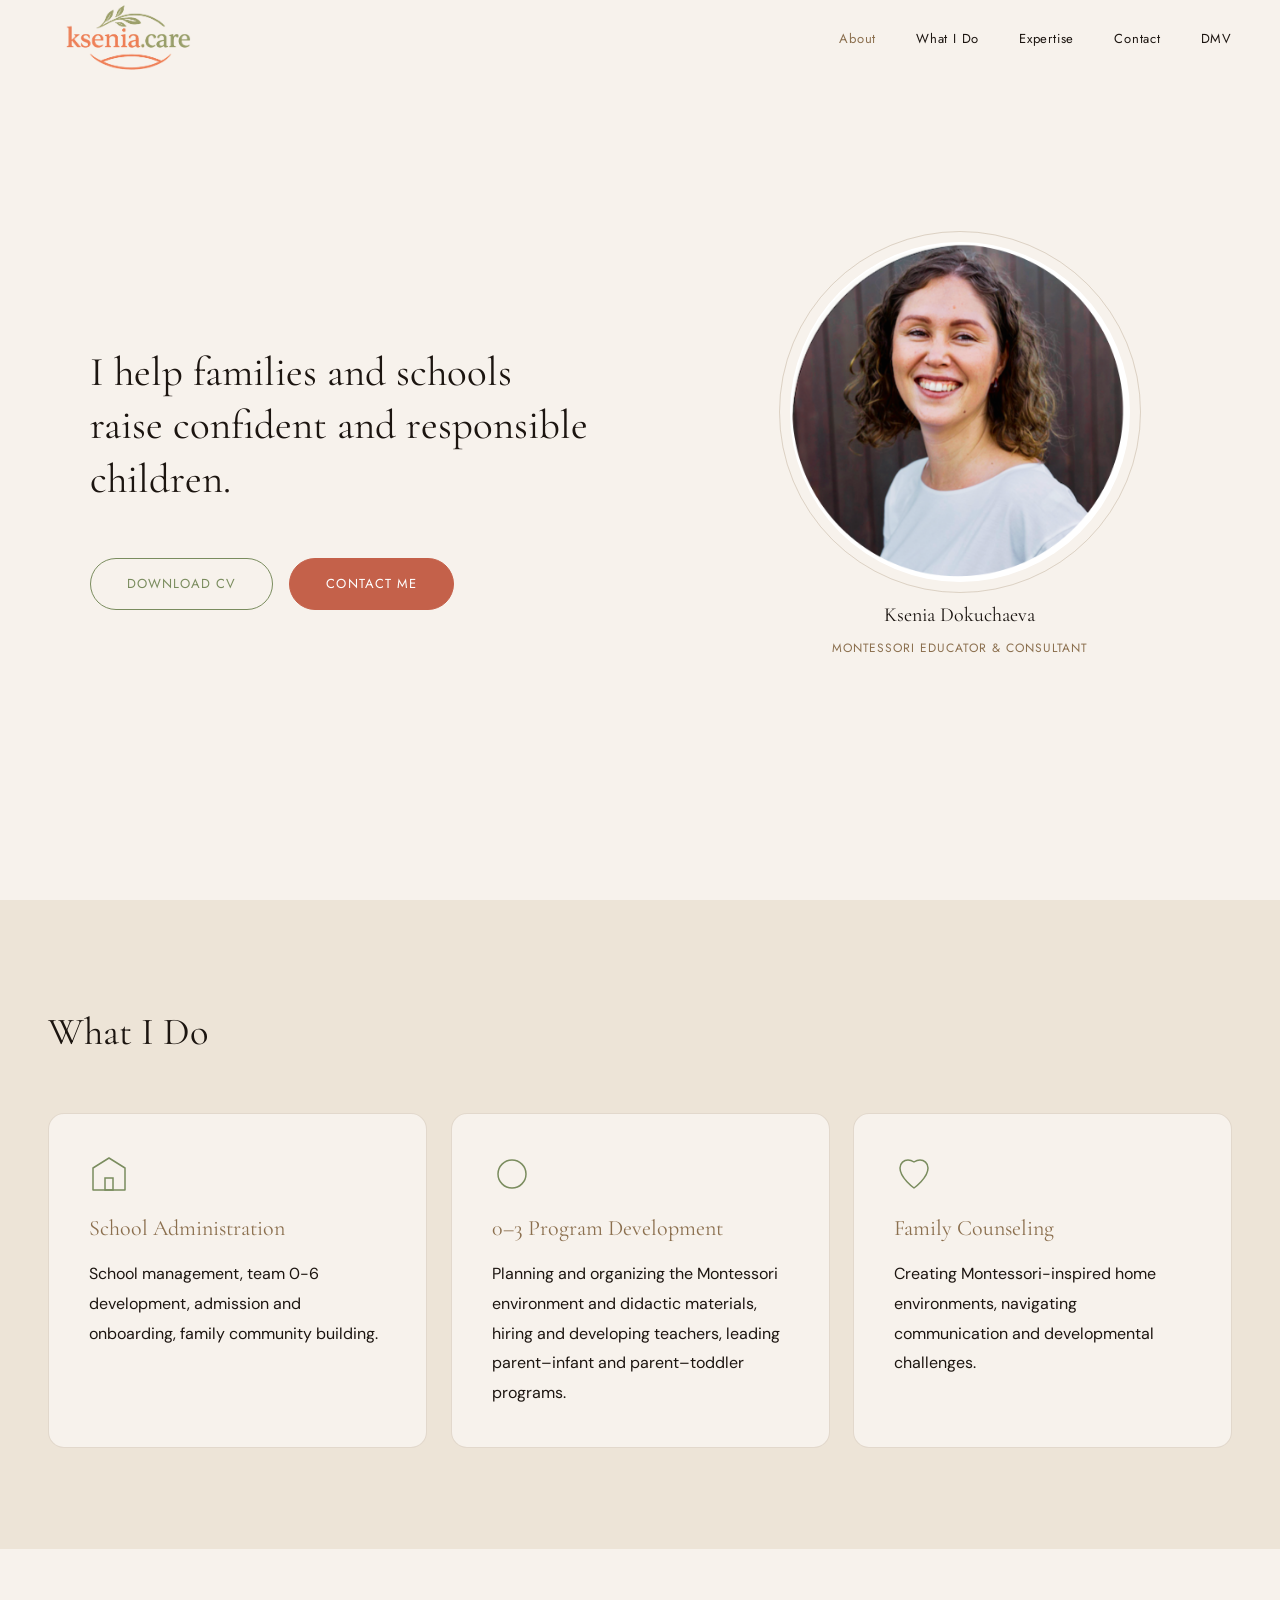
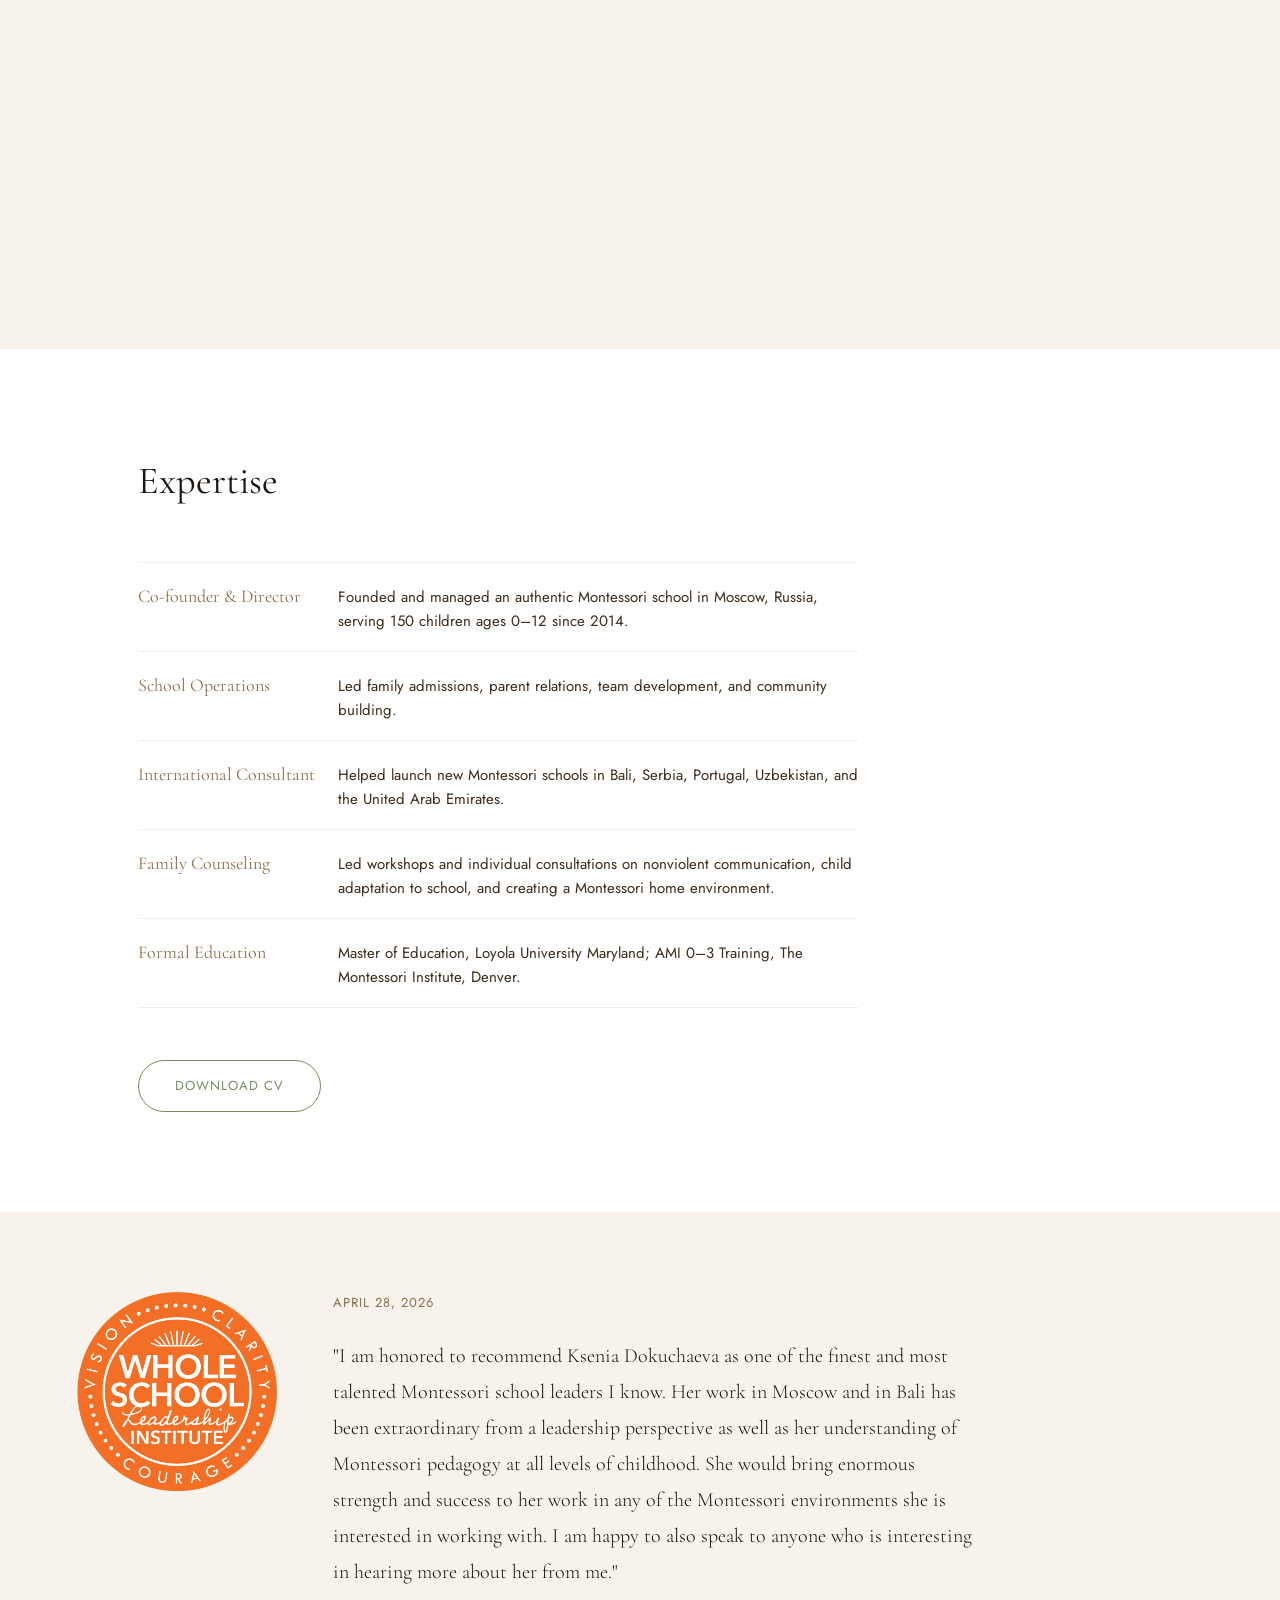
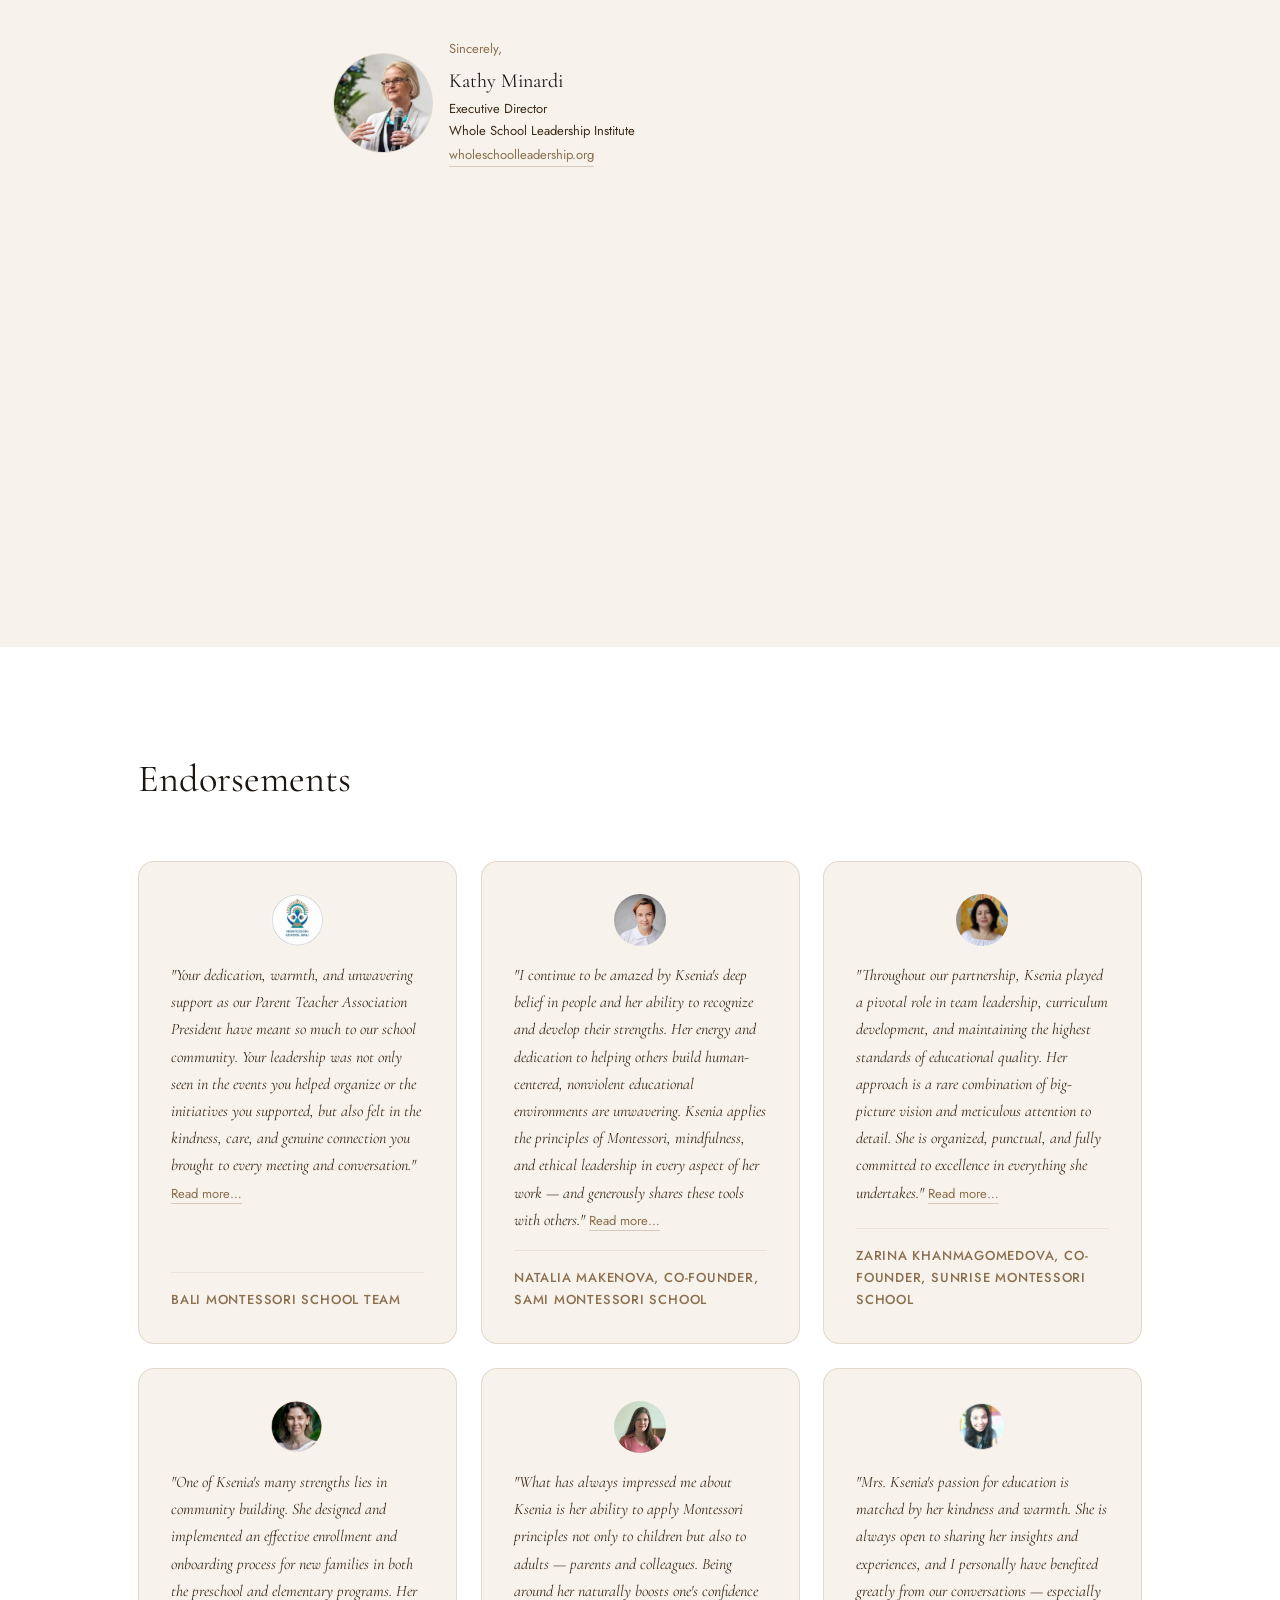
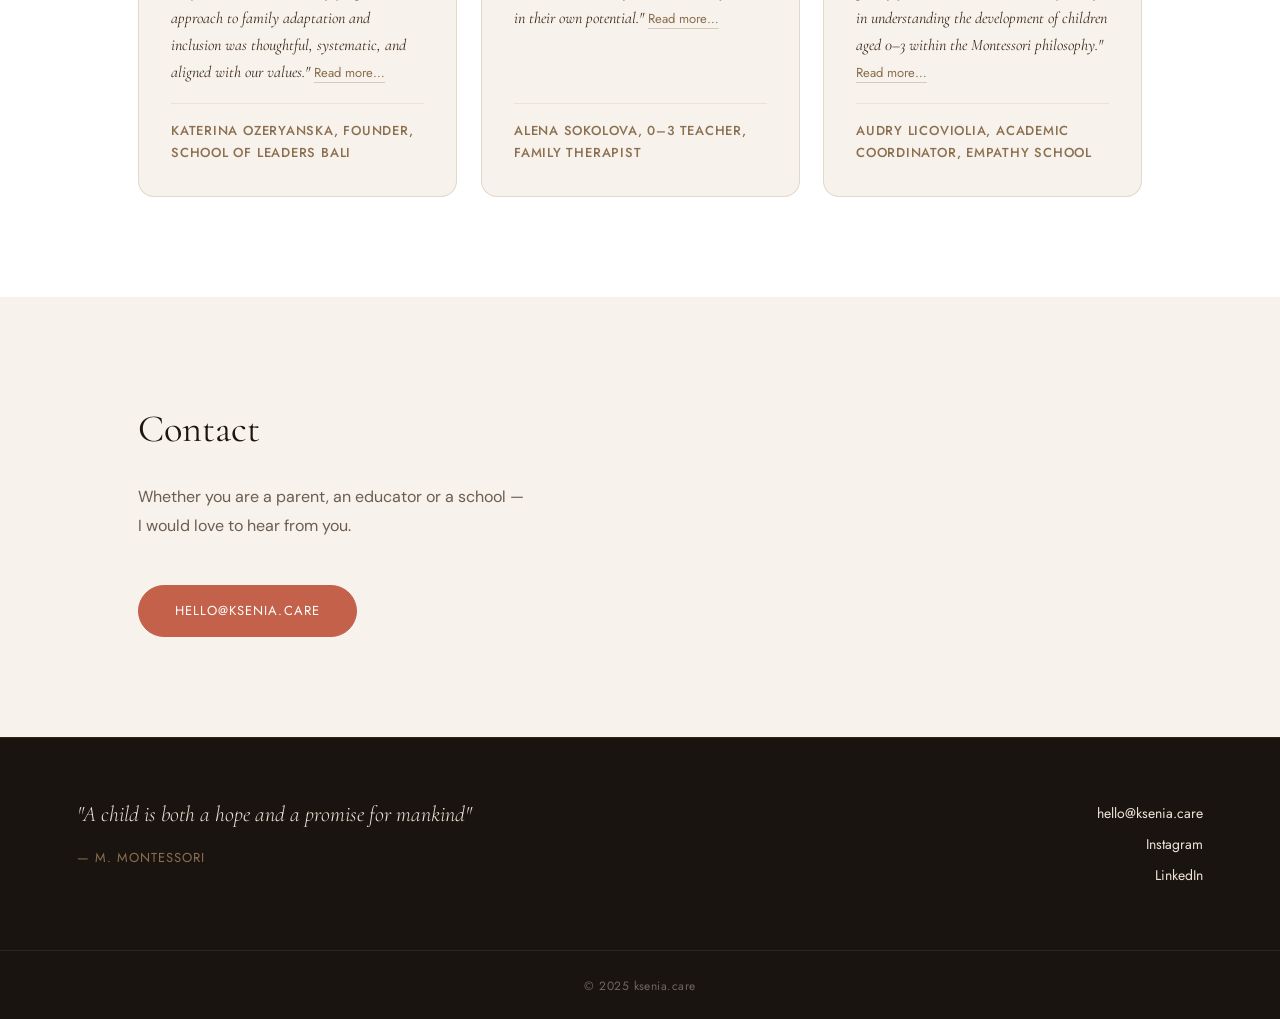
<file: index.html>
<!DOCTYPE html>
<html lang="en">
<head>
  <meta charset="UTF-8">
  <meta name="viewport" content="width=device-width, initial-scale=1.0">
  <title>Ksenia — Montessori Educator & Consultant</title>
  <link rel="apple-touch-icon" sizes="180x180" href="apple-touch-icon.png">
  <link rel="icon" type="image/png" sizes="32x32" href="favicon-32x32.png">
  <link rel="icon" type="image/png" sizes="16x16" href="favicon-16x16.png">
  <link rel="manifest" href="site.webmanifest">
  <link rel="stylesheet" href="style.css">
  <link rel="preconnect" href="https://fonts.googleapis.com">
  <link rel="preconnect" href="https://fonts.gstatic.com" crossorigin>
  <link href="https://fonts.googleapis.com/css2?family=Cormorant+Garamond:ital,wght@0,300;0,400;0,500;1,300;1,400&family=DM+Sans:opsz,wght@9..40,300;9..40,400;9..40,500&family=Jost:wght@300;400;500&display=swap" rel="stylesheet">
  <!-- Yandex.Metrika counter -->
  <script type="text/javascript">
      (function(m,e,t,r,i,k,a){
          m[i]=m[i]||function(){(m[i].a=m[i].a||[]).push(arguments)};
          m[i].l=1*new Date();
          for (var j = 0; j < document.scripts.length; j++) {if (document.scripts[j].src === r) { return; }}
          k=e.createElement(t),a=e.getElementsByTagName(t)[0],k.async=1,k.src=r,a.parentNode.insertBefore(k,a)
      })(window, document,'script','https://mc.yandex.ru/metrika/tag.js?id=108766390', 'ym');
      ym(108766390, 'init', {ssr:true, webvisor:true, clickmap:true, ecommerce:"dataLayer", referrer: document.referrer, url: location.href, accurateTrackBounce:true, trackLinks:true});
  </script>
  <noscript><div><img src="https://mc.yandex.ru/watch/108766390" style="position:absolute; left:-9999px;" alt="" /></div></noscript>
  <!-- /Yandex.Metrika counter -->
</head>
<body>

  <nav id="nav">
    <a href="#about" class="nav-logo">
      <img src="assets/logo.png" alt="ksenia.care">
    </a>
    <ul class="nav-links">
      <li><a href="#about">About</a></li>
      <li><a href="#what-i-do">What I Do</a></li>
      <li><a href="#expertise">Expertise</a></li>
      <li><a href="#contact">Contact</a></li>
      <li><a href="dmv.html">DMV</a></li>
    </ul>
  </nav>

  <section id="about" class="hero">
    <div class="hero-text">
      <h1>I help families and schools raise confident and responsible children.</h1>
      <div class="hero-buttons">
        <a href="cv.html" class="btn btn--cv">Download CV</a>
        <a href="mailto:hello@ksenia.care" class="btn btn--mail">Contact me</a>
      </div>
    </div>
    <div class="hero-photo">
      <div class="hero-photo-circle">
        <img src="assets/hero.png" alt="Ksenia">
      </div>
      <div class="hero-identity">
        <p class="hero-name">Ksenia Dokuchaeva</p>
        <p class="hero-title">Montessori Educator &amp; Consultant</p>
      </div>
    </div>
  </section>

  <section id="what-i-do" class="section what-i-do">
    <div class="container">
      <h2>What I Do</h2>
      <div class="cards-grid">
        <div class="card">
          <svg class="card-icon" width="40" height="40" viewBox="0 0 40 40" fill="none">
            <path d="M4 36 L4 14 L20 4 L36 14 L36 36 Z" stroke="#7A8C5E" stroke-width="1.5" stroke-linejoin="round"/>
            <rect x="16" y="24" width="8" height="12" stroke="#7A8C5E" stroke-width="1.5"/>
          </svg>
          <span class="card-title">School Administration</span>
          <p>School management, team 0-6 development, admission and onboarding, family community building.</p>
        </div>
        <div class="card">
          <svg class="card-icon" width="40" height="40" viewBox="0 0 40 40" fill="none">
            <circle cx="20" cy="20" r="14" stroke="#7A8C5E" stroke-width="1.5"/>
          </svg>
          <span class="card-title">0–3 Program Development</span>
          <p>Planning and organizing the Montessori environment and didactic materials, hiring and developing teachers, leading parent–infant and parent–toddler programs.</p>
        </div>
        <div class="card">
          <svg class="card-icon" width="40" height="40" viewBox="0 0 40 40" fill="none">
            <path d="M20 34 C20 34 6 24 6 14 C6 9 10 6 14 6 C17 6 20 8 20 8 C20 8 23 6 26 6 C30 6 34 9 34 14 C34 24 20 34 20 34 Z" stroke="#7A8C5E" stroke-width="1.5" stroke-linejoin="round"/>
          </svg>
          <span class="card-title">Family Counseling</span>
          <p>Creating Montessori-inspired home environments, navigating communication and developmental challenges.</p>
        </div>
      </div>
    </div>
  </section>

  <section class="photo-divider"></section>

  <section id="expertise" class="section expertise">
    <div class="container">
      <h2>Expertise</h2>
      <ul>
        <li><span class="expertise-label">Co-founder &amp; Director</span> <span class="expertise-desc">Founded and managed an authentic Montessori school in Moscow, Russia, serving 150 children ages 0–12 since 2014.</span></li>
        <li><span class="expertise-label">School Operations</span> <span class="expertise-desc">Led family admissions, parent relations, team development, and community building.</span></li>
        <li><span class="expertise-label">International Consultant</span> <span class="expertise-desc">Helped launch new Montessori schools in Bali, Serbia, Portugal, Uzbekistan, and the United Arab Emirates.</span></li>
        <li><span class="expertise-label">Family Counseling</span> <span class="expertise-desc">Led workshops and individual consultations on nonviolent communication, child adaptation to school, and creating a Montessori home environment.</span></li>
        <li><span class="expertise-label">Formal Education</span> <span class="expertise-desc">Master of Education, Loyola University Maryland; AMI 0–3 Training, The Montessori Institute, Denver.</span></li>
      </ul>
      <a href="cv.html" class="btn btn--cv">Download CV</a>
    </div>
  </section>

  <section class="mentor-quote">
    <div class="mentor-quote__inner">
      <div class="mentor-quote__logo-col">
        <img src="assets/leadershipinstitute.webp" alt="Whole School Leadership Institute" class="mentor-quote__logo">
      </div>
      <div class="mentor-quote__content-col">
        <p class="mentor-quote__date">April 28, 2026</p>
        <p class="mentor-quote__text">"I am honored to recommend Ksenia Dokuchaeva as one of the finest and most talented Montessori school leaders I know. Her work in Moscow and in Bali has been extraordinary from a leadership perspective as well as her understanding of Montessori pedagogy at all levels of childhood. She would bring enormous strength and success to her work in any of the Montessori environments she is interested in working with. I am happy to also speak to anyone who is interesting in hearing more about her from me."</p>
        <div class="mentor-quote__signature">
          <img src="assets/kathymenardi.webp" alt="Kathy Minardi" class="mentor-quote__avatar">
          <div class="mentor-quote__sig-text">
            <span class="mentor-quote__sincerely">Sincerely,</span>
            <span class="mentor-quote__name">Kathy Minardi</span>
            <span class="mentor-quote__title">Executive Director</span>
            <span class="mentor-quote__org">Whole School Leadership Institute</span>
            <a href="https://www.wholeschoolleadership.org/" target="_blank" class="mentor-quote__org-link">wholeschoolleadership.org</a>
          </div>
        </div>
      </div>
    </div>
  </section>

  <section class="photo-divider photo-divider--2"></section>

  <section class="section endorsements">
    <div class="container">
      <h2>Endorsements</h2>
      <div class="endorsements-grid">
        <div class="card endorsement-card">
          <img src="assets/MontessoriSchoolBali.png" alt="Bali Montessori School Team" style="width:52px; height:52px; border-radius:50%; object-fit:cover; object-position: center top; display:block; margin: 0 auto 16px;">
          <p>"Your dedication, warmth, and unwavering support as our Parent Teacher Association President have meant so much to our school community. Your leadership was not only seen in the events you helped organize or the initiatives you supported, but also felt in the kindness, care, and genuine connection you brought to every meeting and conversation." <a href="endorsement-bali.html" class="read-more">Read more…</a></p>
          <hr class="card-divider">
          <span class="card-name">Bali Montessori School Team</span>
        </div>
        <div class="card endorsement-card">
          <img src="assets/NataliaMakenova.png" alt="Natalia Makenova" style="width:52px; height:52px; border-radius:50%; object-fit:cover; object-position: center top; display:block; margin: 0 auto 16px;">
          <p>"I continue to be amazed by Ksenia's deep belief in people and her ability to recognize and develop their strengths. Her energy and dedication to helping others build human-centered, nonviolent educational environments are unwavering. Ksenia applies the principles of Montessori, mindfulness, and ethical leadership in every aspect of her work — and generously shares these tools with others." <a href="endorsement-natalia.html" class="read-more">Read more…</a></p>
          <hr class="card-divider">
          <span class="card-name">Natalia Makenova, Co-founder, Sami Montessori School</span>
        </div>
        <div class="card endorsement-card">
          <img src="assets/ZarinaGavrikova.png" alt="Zarina Khanmagomedova" style="width:52px; height:52px; border-radius:50%; object-fit:cover; object-position: center top; display:block; margin: 0 auto 16px;">
          <p>"Throughout our partnership, Ksenia played a pivotal role in team leadership, curriculum development, and maintaining the highest standards of educational quality. Her approach is a rare combination of big-picture vision and meticulous attention to detail. She is organized, punctual, and fully committed to excellence in everything she undertakes." <a href="endorsement-zarina.html" class="read-more">Read more…</a></p>
          <hr class="card-divider">
          <span class="card-name">Zarina Khanmagomedova, Co-founder, Sunrise Montessori School</span>
        </div>
        <div class="card endorsement-card">
          <img src="assets/KaterinaOzeryanska.png" alt="Katerina Ozeryanska" style="width:52px; height:52px; border-radius:50%; object-fit:cover; object-position: center top; display:block; margin: 0 auto 16px;">
          <p>"One of Ksenia's many strengths lies in community building. She designed and implemented an effective enrollment and onboarding process for new families in both the preschool and elementary programs. Her approach to family adaptation and inclusion was thoughtful, systematic, and aligned with our values." <a href="endorsement-katerina.html" class="read-more">Read more…</a></p>
          <hr class="card-divider">
          <span class="card-name">Katerina Ozeryanska, Founder, School of Leaders Bali</span>
        </div>
        <div class="card endorsement-card">
          <img src="assets/AlenaSokolova.png" alt="Alena Sokolova" style="width:52px; height:52px; border-radius:50%; object-fit:cover; object-position: center top; display:block; margin: 0 auto 16px;">
          <p>"What has always impressed me about Ksenia is her ability to apply Montessori principles not only to children but also to adults — parents and colleagues. Being around her naturally boosts one's confidence in their own potential." <a href="endorsement-alena.html" class="read-more">Read more…</a></p>
          <hr class="card-divider">
          <span class="card-name">Alena Sokolova, 0–3 Teacher, Family Therapist</span>
        </div>
        <div class="card endorsement-card">
          <img src="assets/Ms.Audry.png" alt="Audry Licoviolia" style="width:52px; height:52px; border-radius:50%; object-fit:cover; object-position: center top; display:block; margin: 0 auto 16px;">
          <p>"Mrs. Ksenia's passion for education is matched by her kindness and warmth. She is always open to sharing her insights and experiences, and I personally have benefited greatly from our conversations — especially in understanding the development of children aged 0–3 within the Montessori philosophy." <a href="endorsement-audry.html" class="read-more">Read more…</a></p>
          <hr class="card-divider">
          <span class="card-name">Audry Licoviolia, Academic Coordinator, Empathy School</span>
        </div>
      </div>
    </div>
  </section>

  <section id="contact" class="section contact">
    <div class="container">
      <h2>Contact</h2>
      <p>Whether you are a parent, an educator or a school —<br>I would love to hear from you.</p>
      <a href="mailto:hello@ksenia.care" class="btn btn--mail">hello@ksenia.care</a>
    </div>
  </section>

  <footer id="footer">
    <div class="footer-inner">
      <div class="footer-left">
        <blockquote class="footer-quote">"A child is both a hope and a promise for mankind"</blockquote>
        <span class="footer-attribution">— M. Montessori</span>
      </div>
      <div class="footer-right">
        <a href="mailto:hello@ksenia.care">hello@ksenia.care</a>
        <a href="https://www.instagram.com/xenia_dokuchaeva/" target="_blank" rel="noopener">Instagram</a>
        <a href="https://www.linkedin.com/in/ksenia-dokuchaeva-a77107306/" target="_blank" rel="noopener">LinkedIn</a>
      </div>
    </div>
    <div class="footer-bottom">
      <span>© 2025 ksenia.care</span>
    </div>
  </footer>

  <script src="script.js"></script>
</body>
</html>
</file>
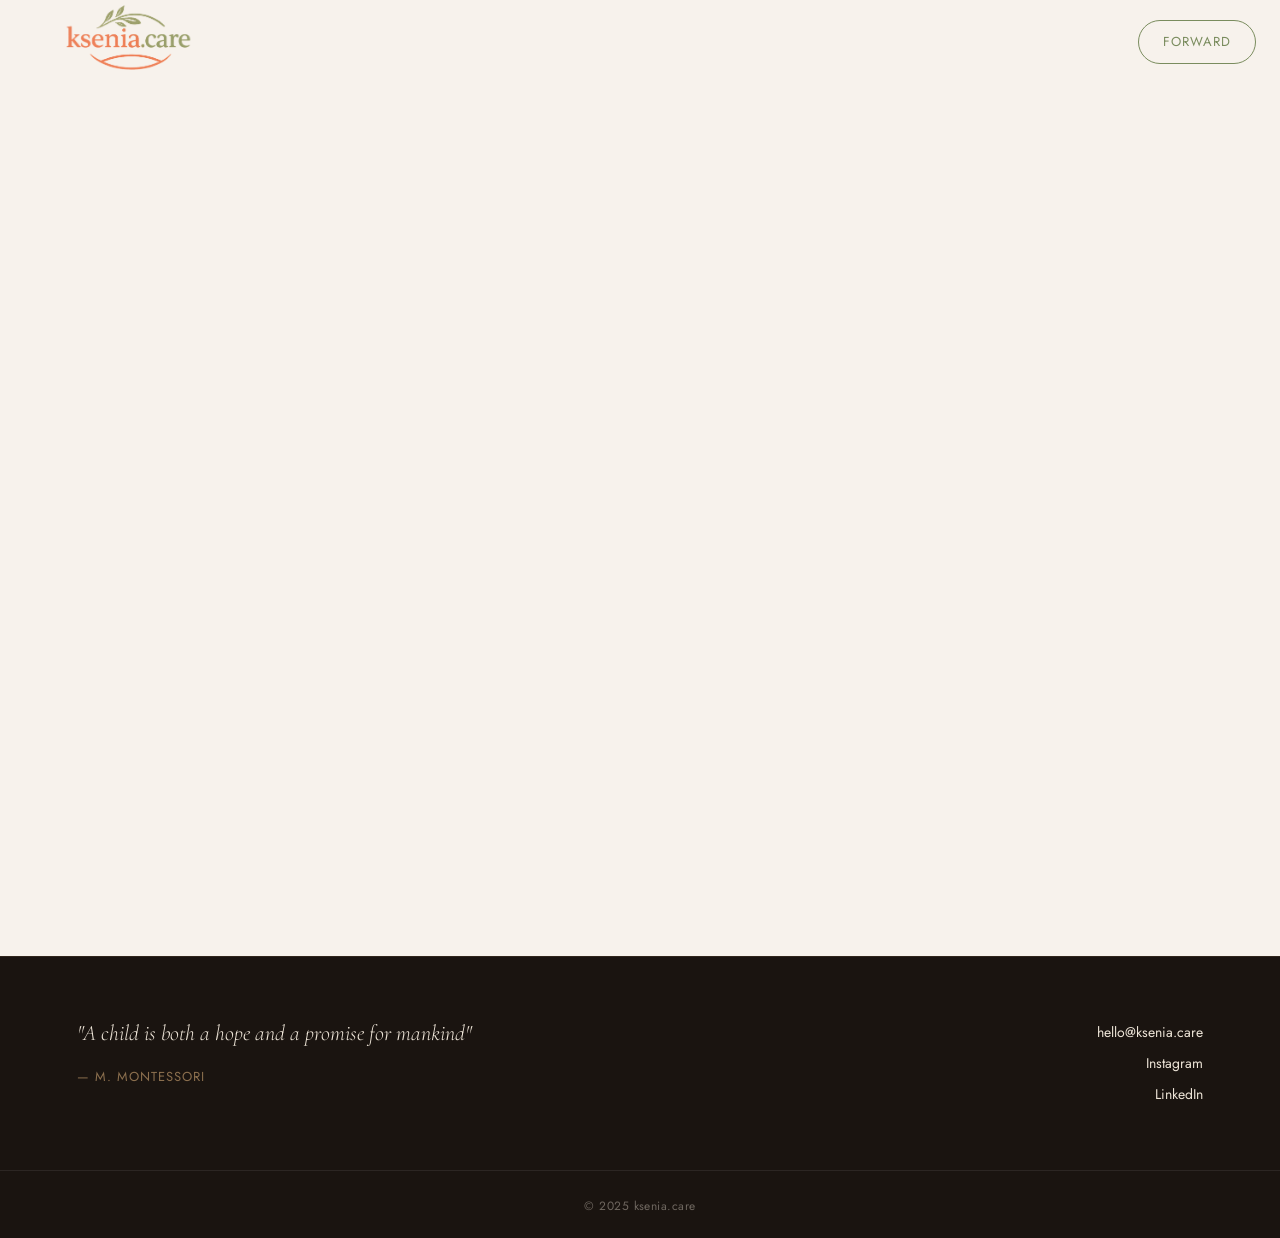
<file: cv.html>
<!DOCTYPE html>
<html lang="en">
<head>
  <meta charset="UTF-8">
  <meta name="viewport" content="width=device-width, initial-scale=1.0">
  <title>Curriculum Vitae — Ksenia Dokuchaeva</title>
  <link rel="apple-touch-icon" sizes="180x180" href="apple-touch-icon.png">
  <link rel="icon" type="image/png" sizes="32x32" href="favicon-32x32.png">
  <link rel="icon" type="image/png" sizes="16x16" href="favicon-16x16.png">
  <link rel="manifest" href="site.webmanifest">
  <link rel="stylesheet" href="style.css">
  <link rel="preconnect" href="https://fonts.googleapis.com">
  <link rel="preconnect" href="https://fonts.gstatic.com" crossorigin>
  <link href="https://fonts.googleapis.com/css2?family=Cormorant+Garamond:ital,wght@0,300;0,400;0,500;1,300;1,400&family=DM+Sans:opsz,wght@9..40,300;9..40,400;9..40,500&family=Jost:wght@300;400;500&display=swap" rel="stylesheet">
  <!-- Yandex.Metrika counter -->
  <script type="text/javascript">
      (function(m,e,t,r,i,k,a){
          m[i]=m[i]||function(){(m[i].a=m[i].a||[]).push(arguments)};
          m[i].l=1*new Date();
          for (var j = 0; j < document.scripts.length; j++) {if (document.scripts[j].src === r) { return; }}
          k=e.createElement(t),a=e.getElementsByTagName(t)[0],k.async=1,k.src=r,a.parentNode.insertBefore(k,a)
      })(window, document,'script','https://mc.yandex.ru/metrika/tag.js?id=108766390', 'ym');
      ym(108766390, 'init', {ssr:true, webvisor:true, clickmap:true, ecommerce:"dataLayer", referrer: document.referrer, url: location.href, accurateTrackBounce:true, trackLinks:true});
  </script>
  <noscript><div><img src="https://mc.yandex.ru/watch/108766390" style="position:absolute; left:-9999px;" alt="" /></div></noscript>
  <!-- /Yandex.Metrika counter -->
</head>
<body>

  <nav id="nav">
    <a href="index.html" class="nav-logo">
      <img src="assets/logo.png" alt="ksenia.care">
    </a>
  </nav>

  <a
    class="btn-forward"
    href="mailto:?subject=Ksenia's CV&body=Please take a look at this CV at Ksenia's web site https://ksenia.care/assets/CV.pdf"
  >Forward</a>

  <main class="pdf-page">
    <iframe src="assets/CV.pdf" width="100%" style="height: calc(100vh - 80px); border: none;"></iframe>

  </main>

  <footer id="footer">
    <div class="footer-inner">
      <div class="footer-left">
        <blockquote class="footer-quote">"A child is both a hope and a promise for mankind"</blockquote>
        <span class="footer-attribution">— M. Montessori</span>
      </div>
      <div class="footer-right">
        <a href="mailto:hello@ksenia.care">hello@ksenia.care</a>
        <a href="https://www.instagram.com/xenia_dokuchaeva/" target="_blank" rel="noopener">Instagram</a>
        <a href="https://www.linkedin.com/in/ksenia-dokuchaeva-a77107306/" target="_blank" rel="noopener">LinkedIn</a>
      </div>
    </div>
    <div class="footer-bottom">
      <span>© 2025 ksenia.care</span>
    </div>
  </footer>

  <script src="script.js"></script>
</body>
</html>
</file>
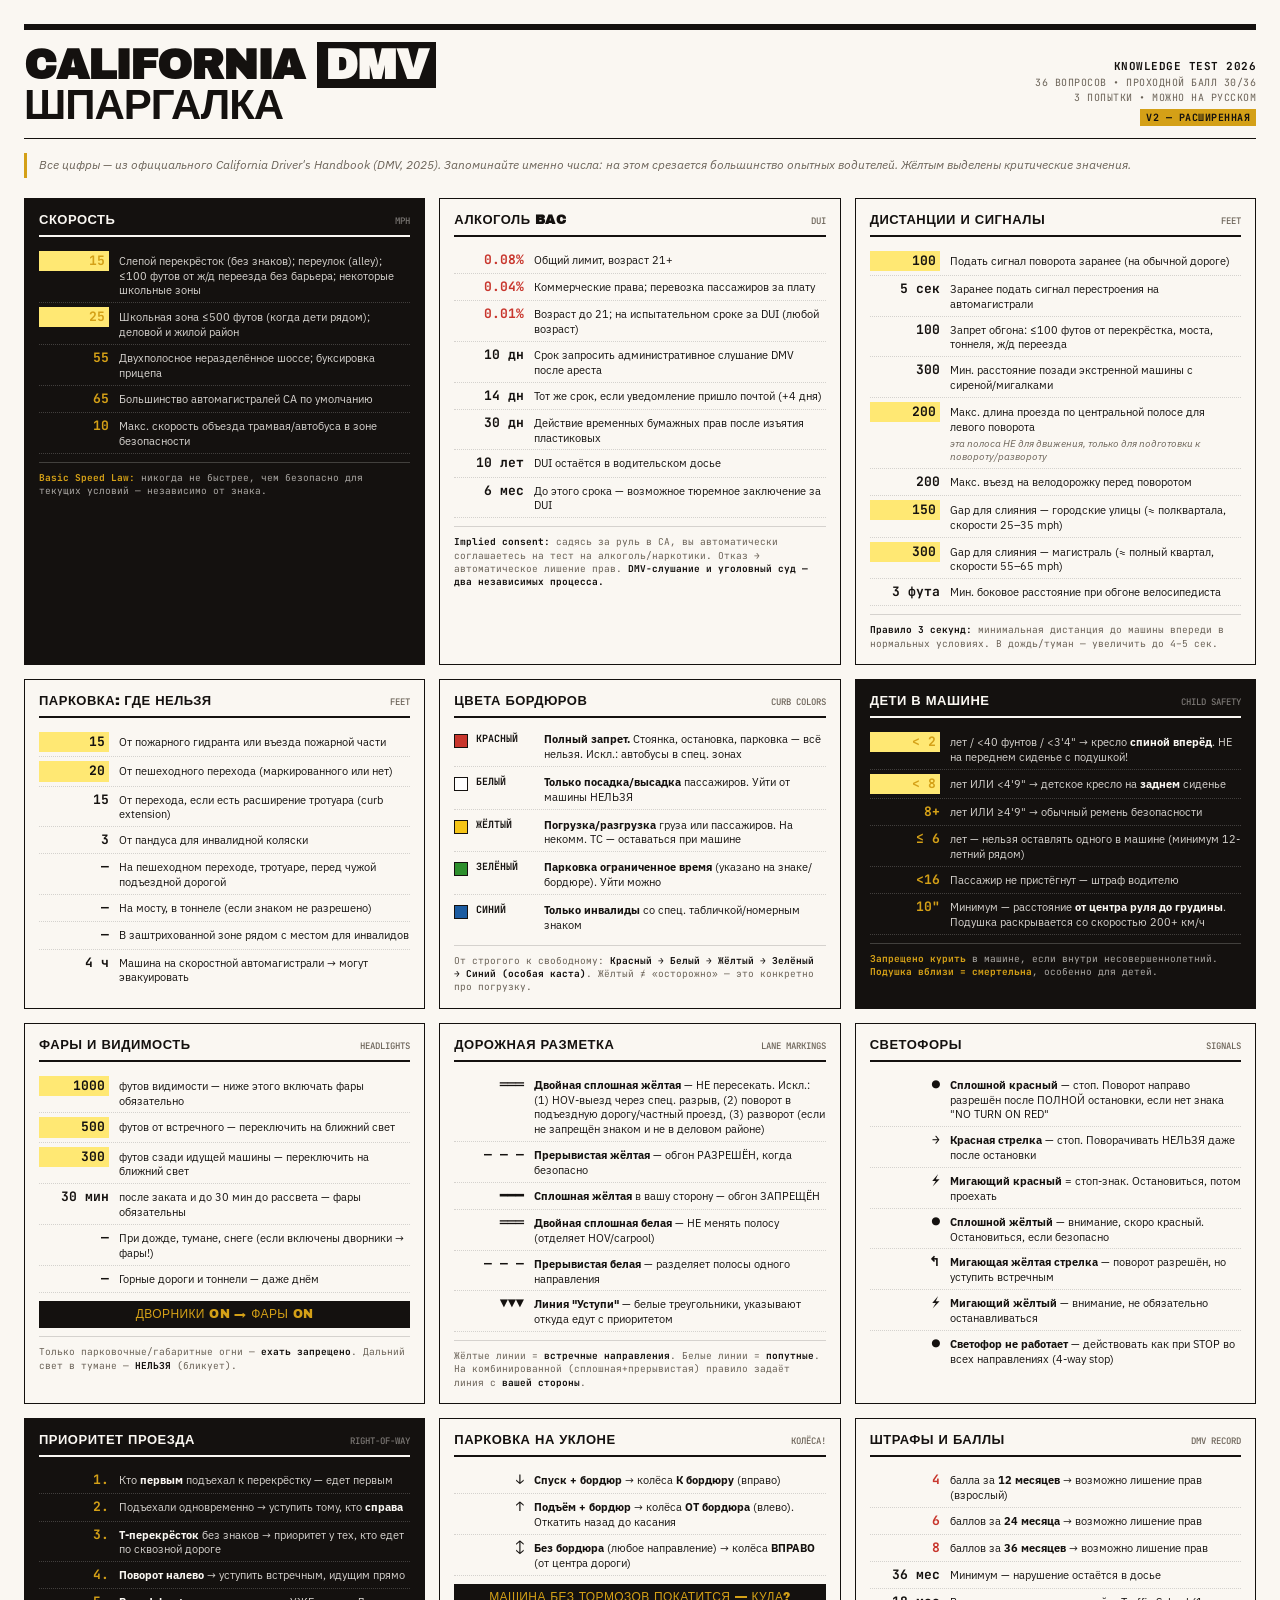
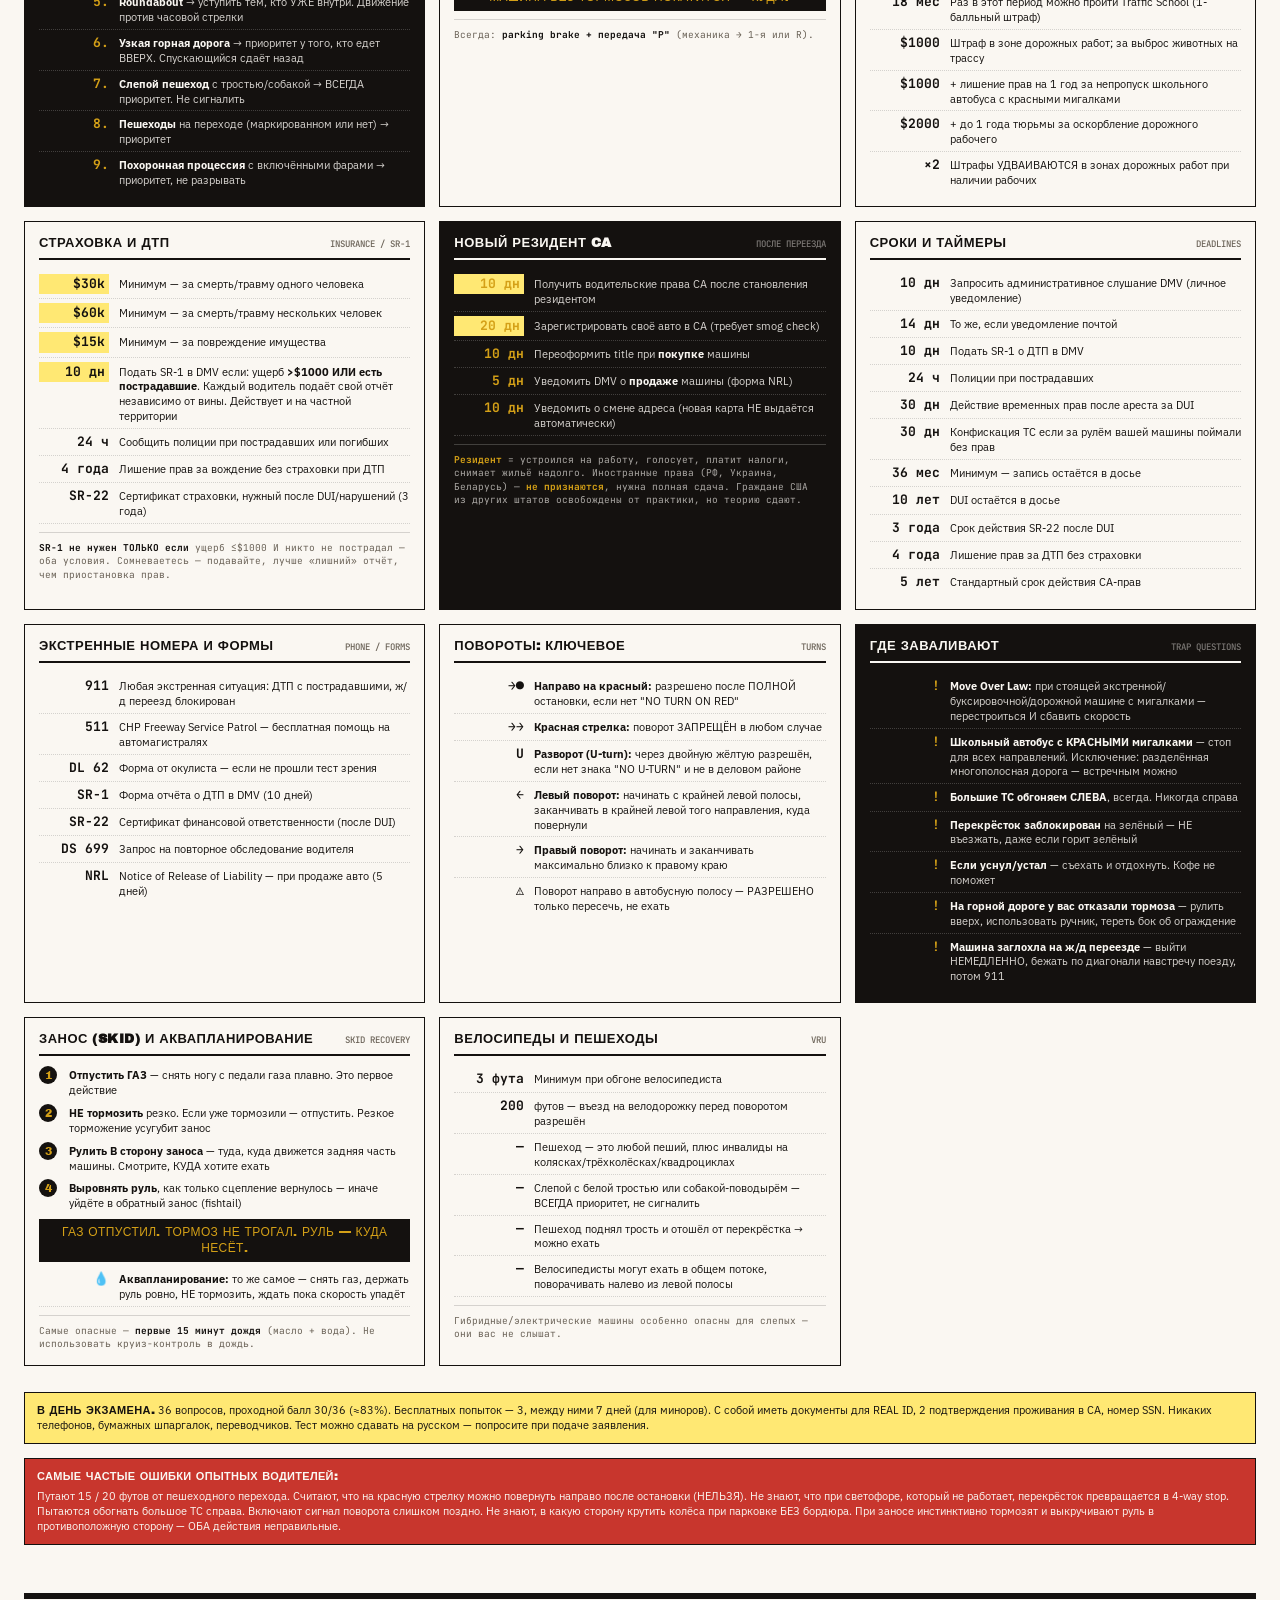
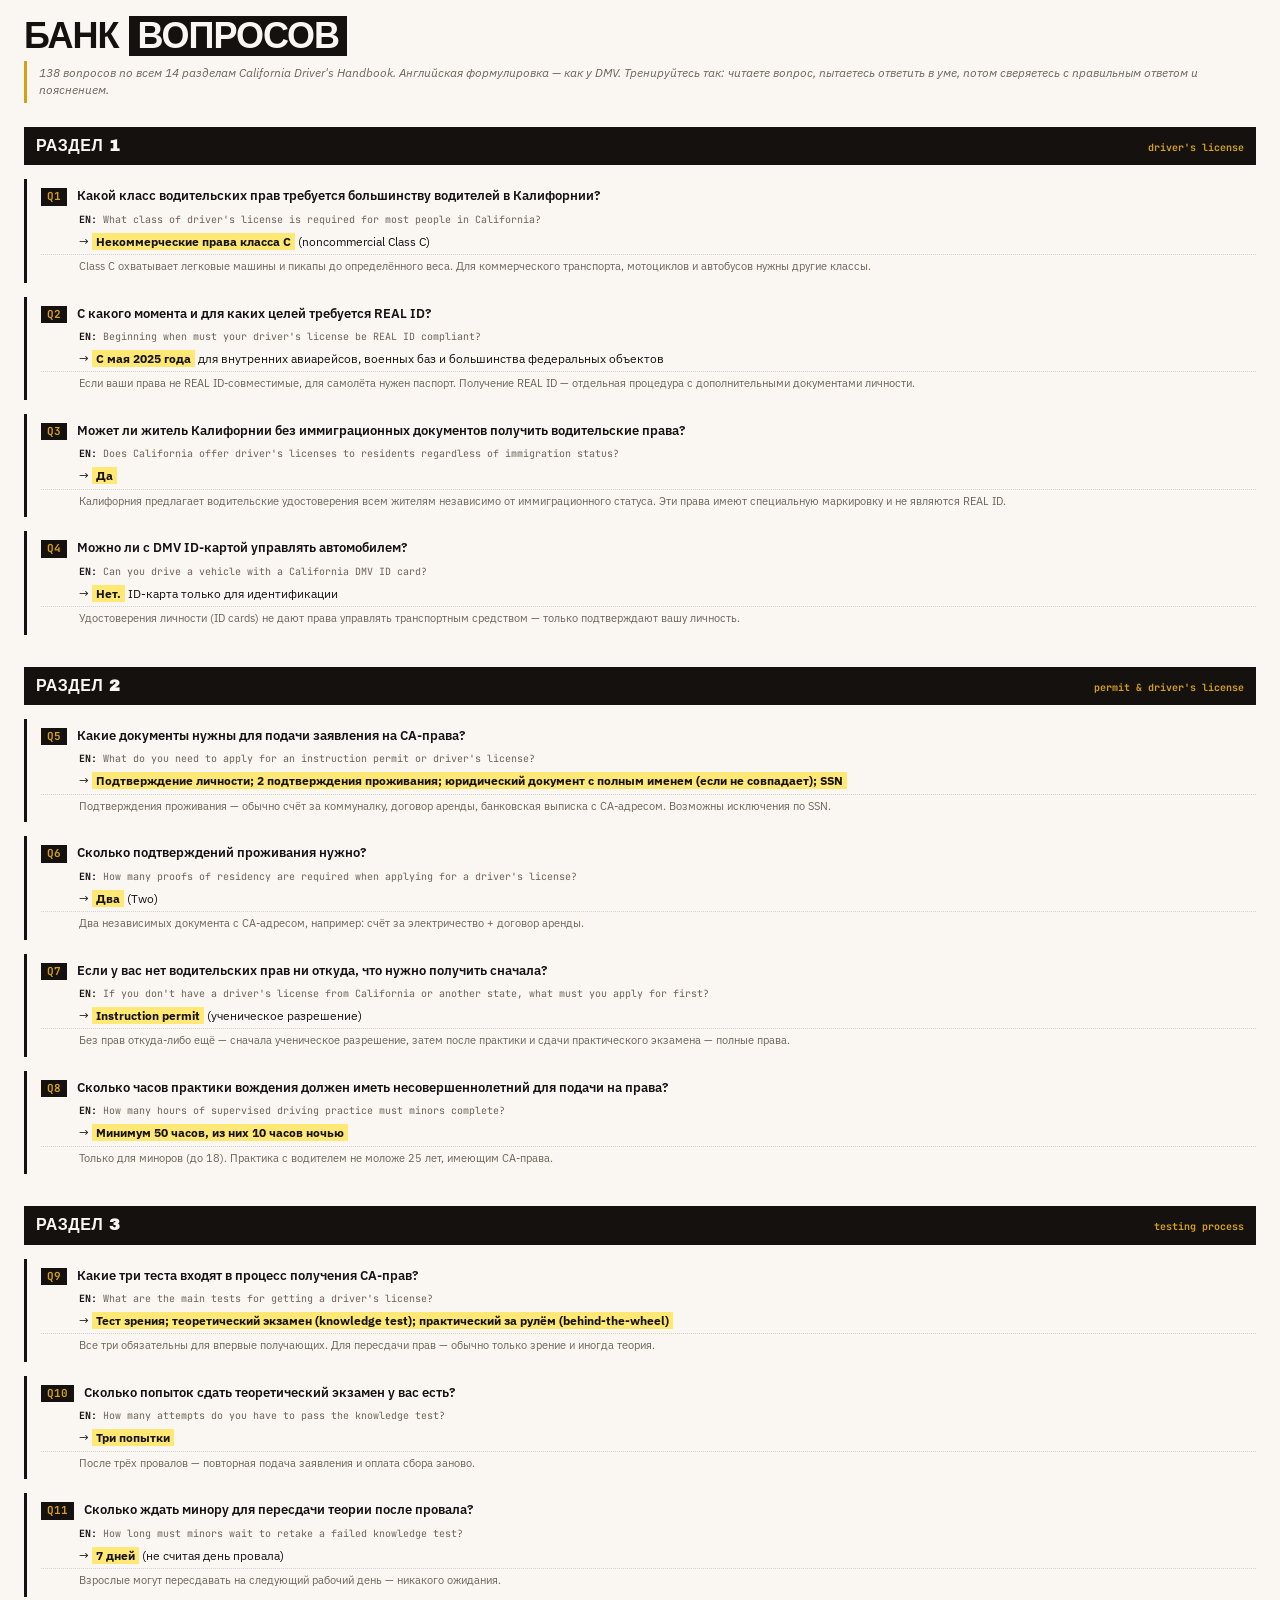
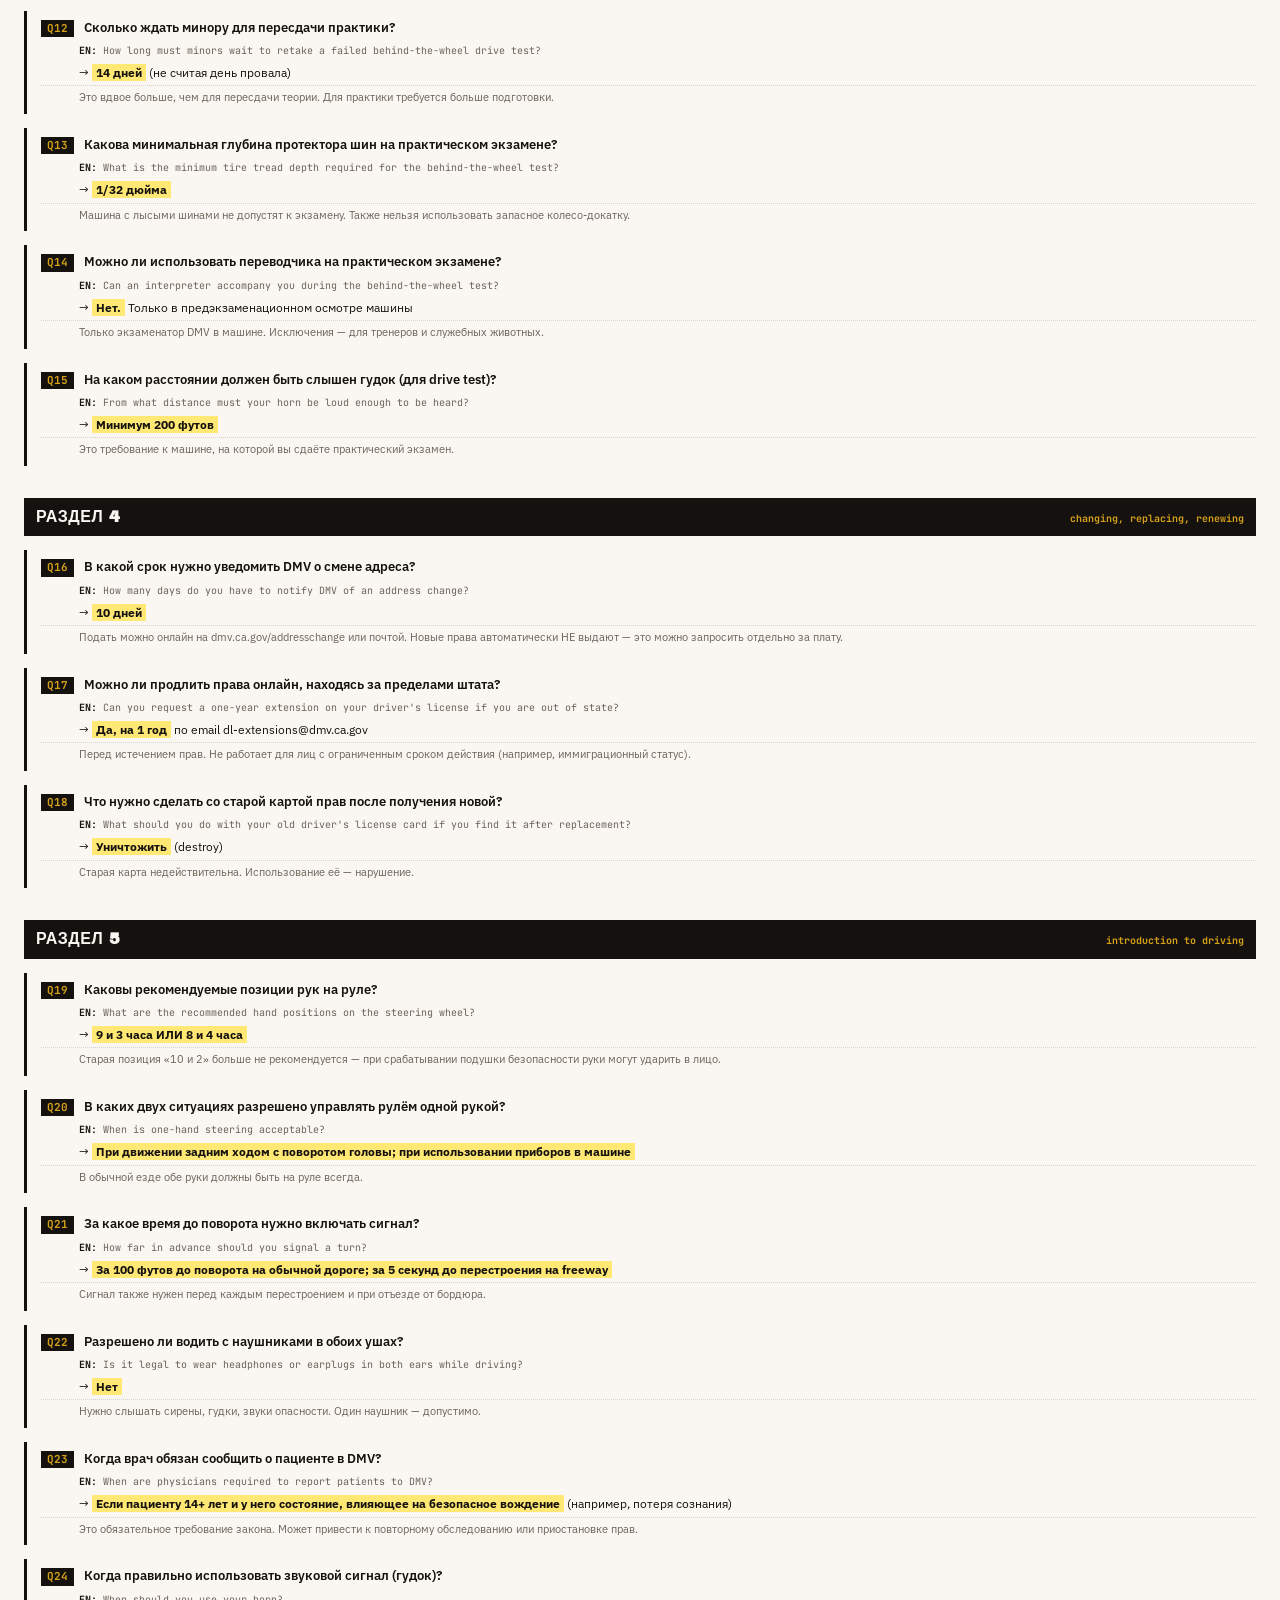
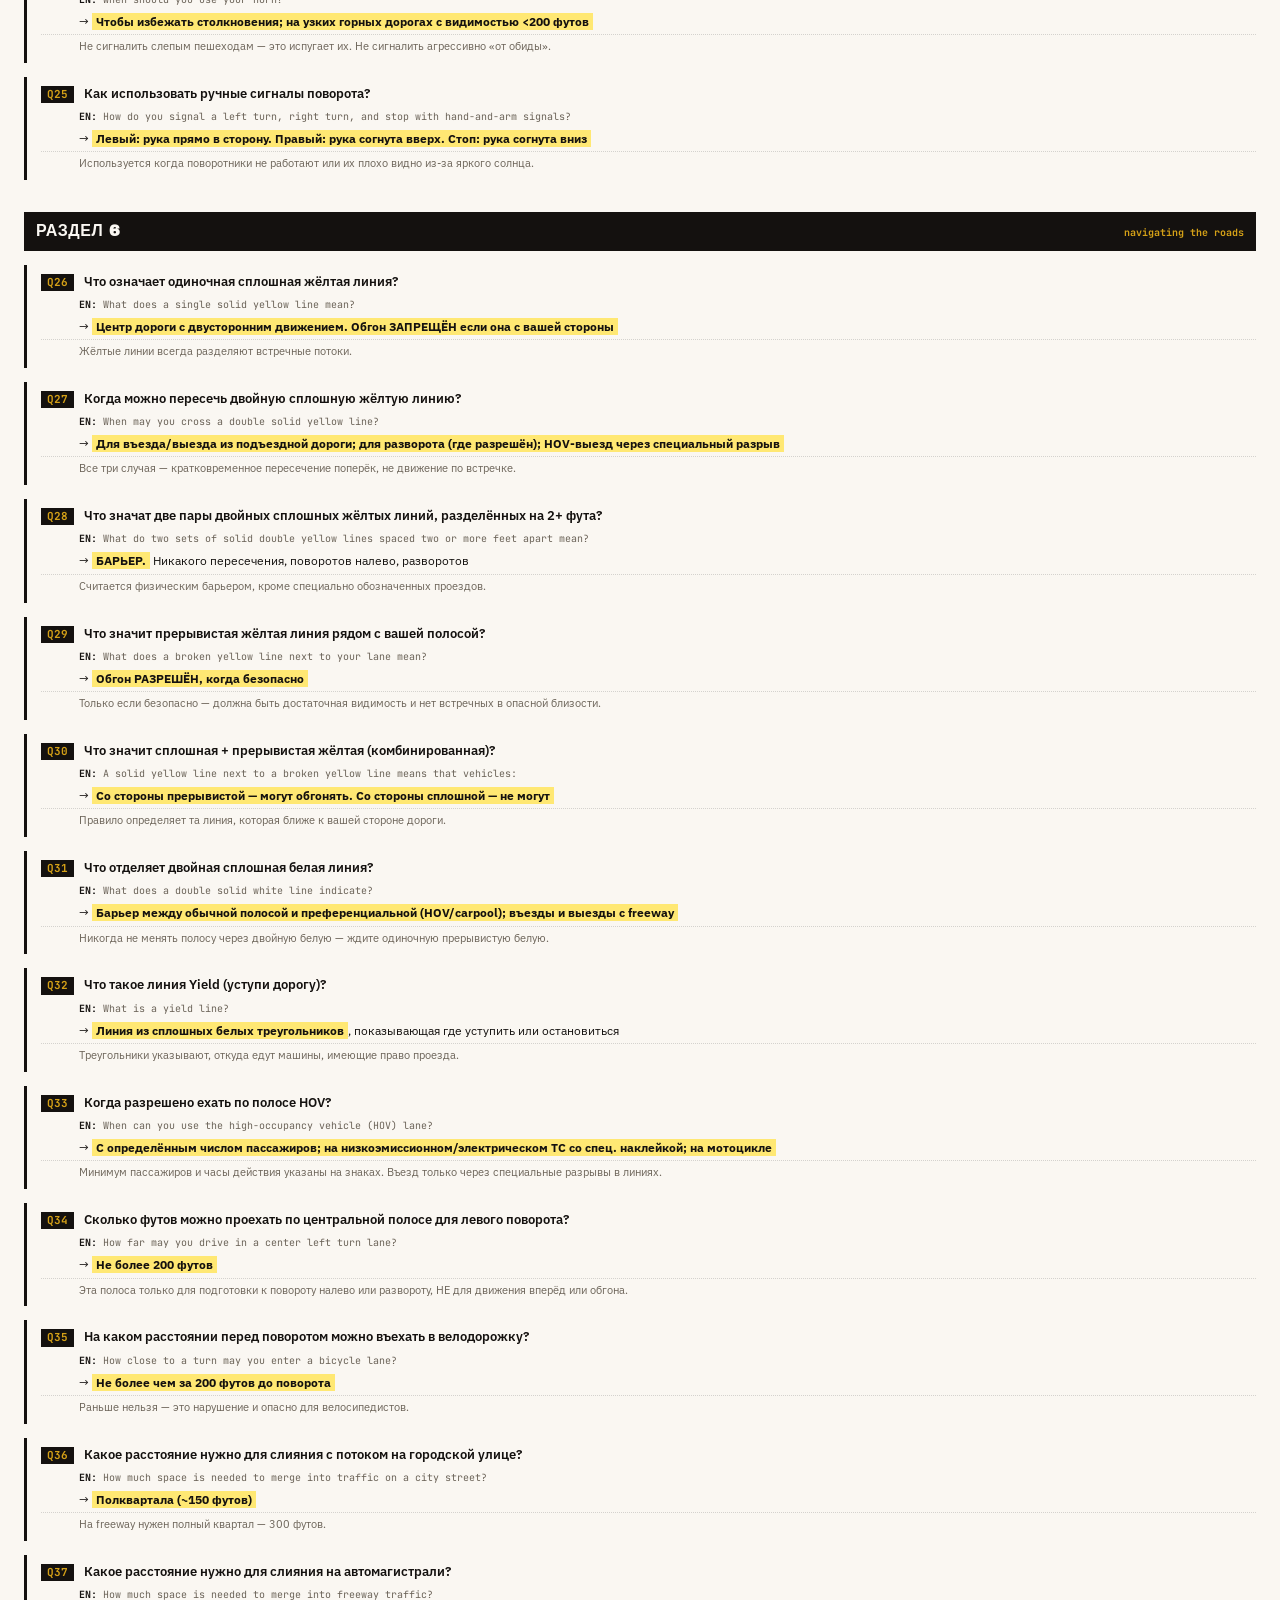
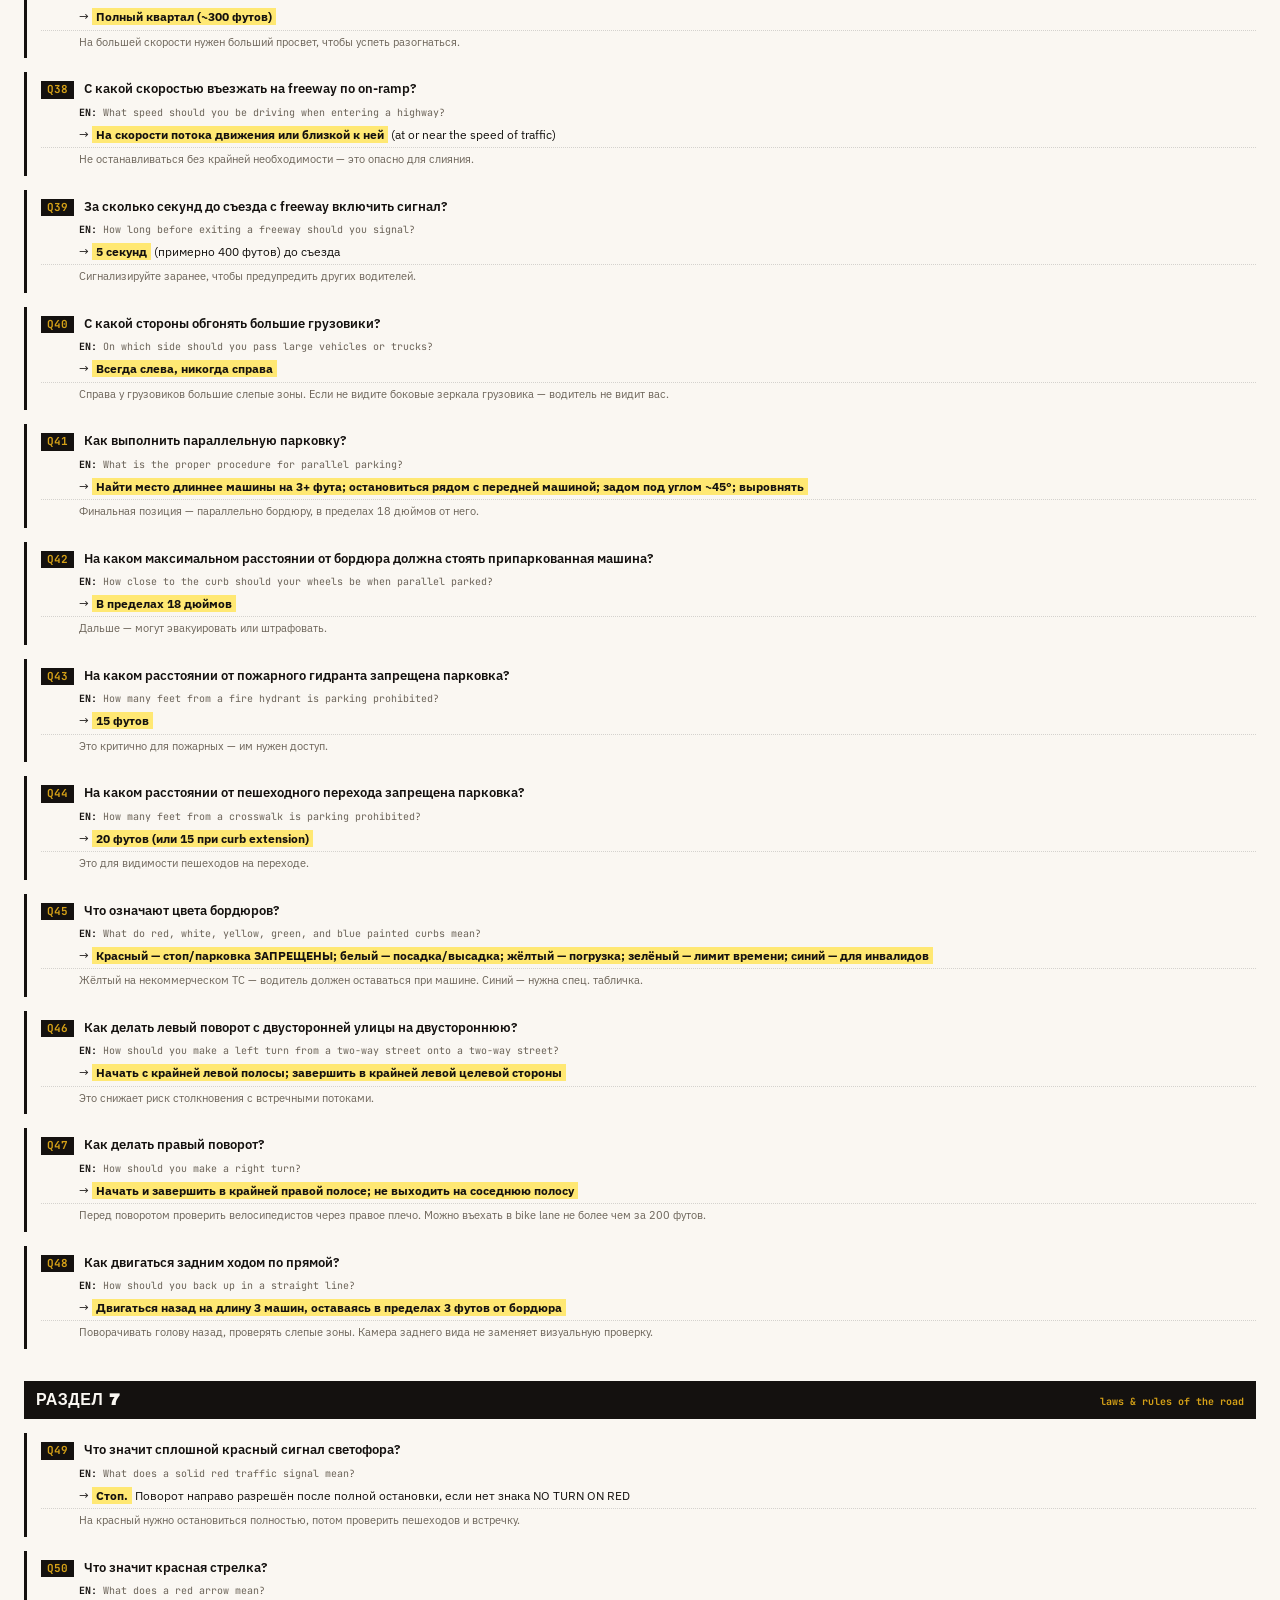
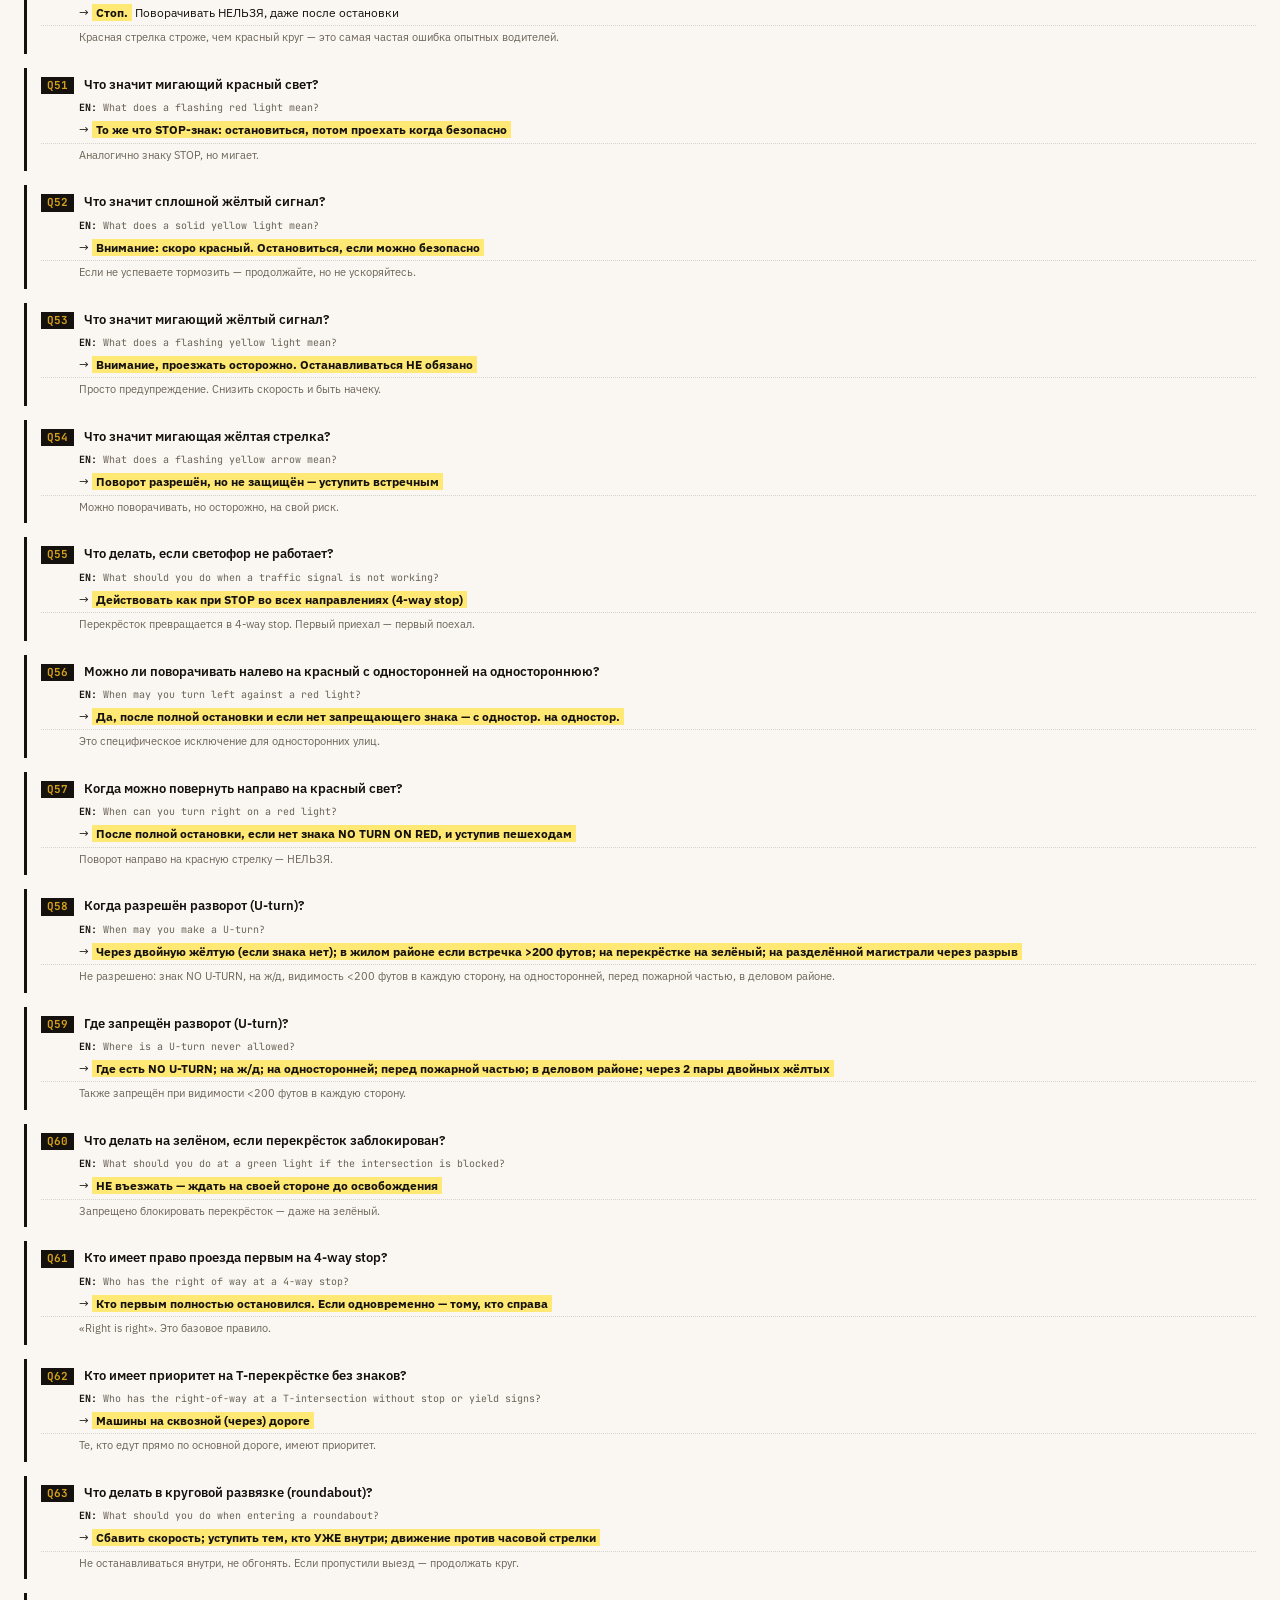
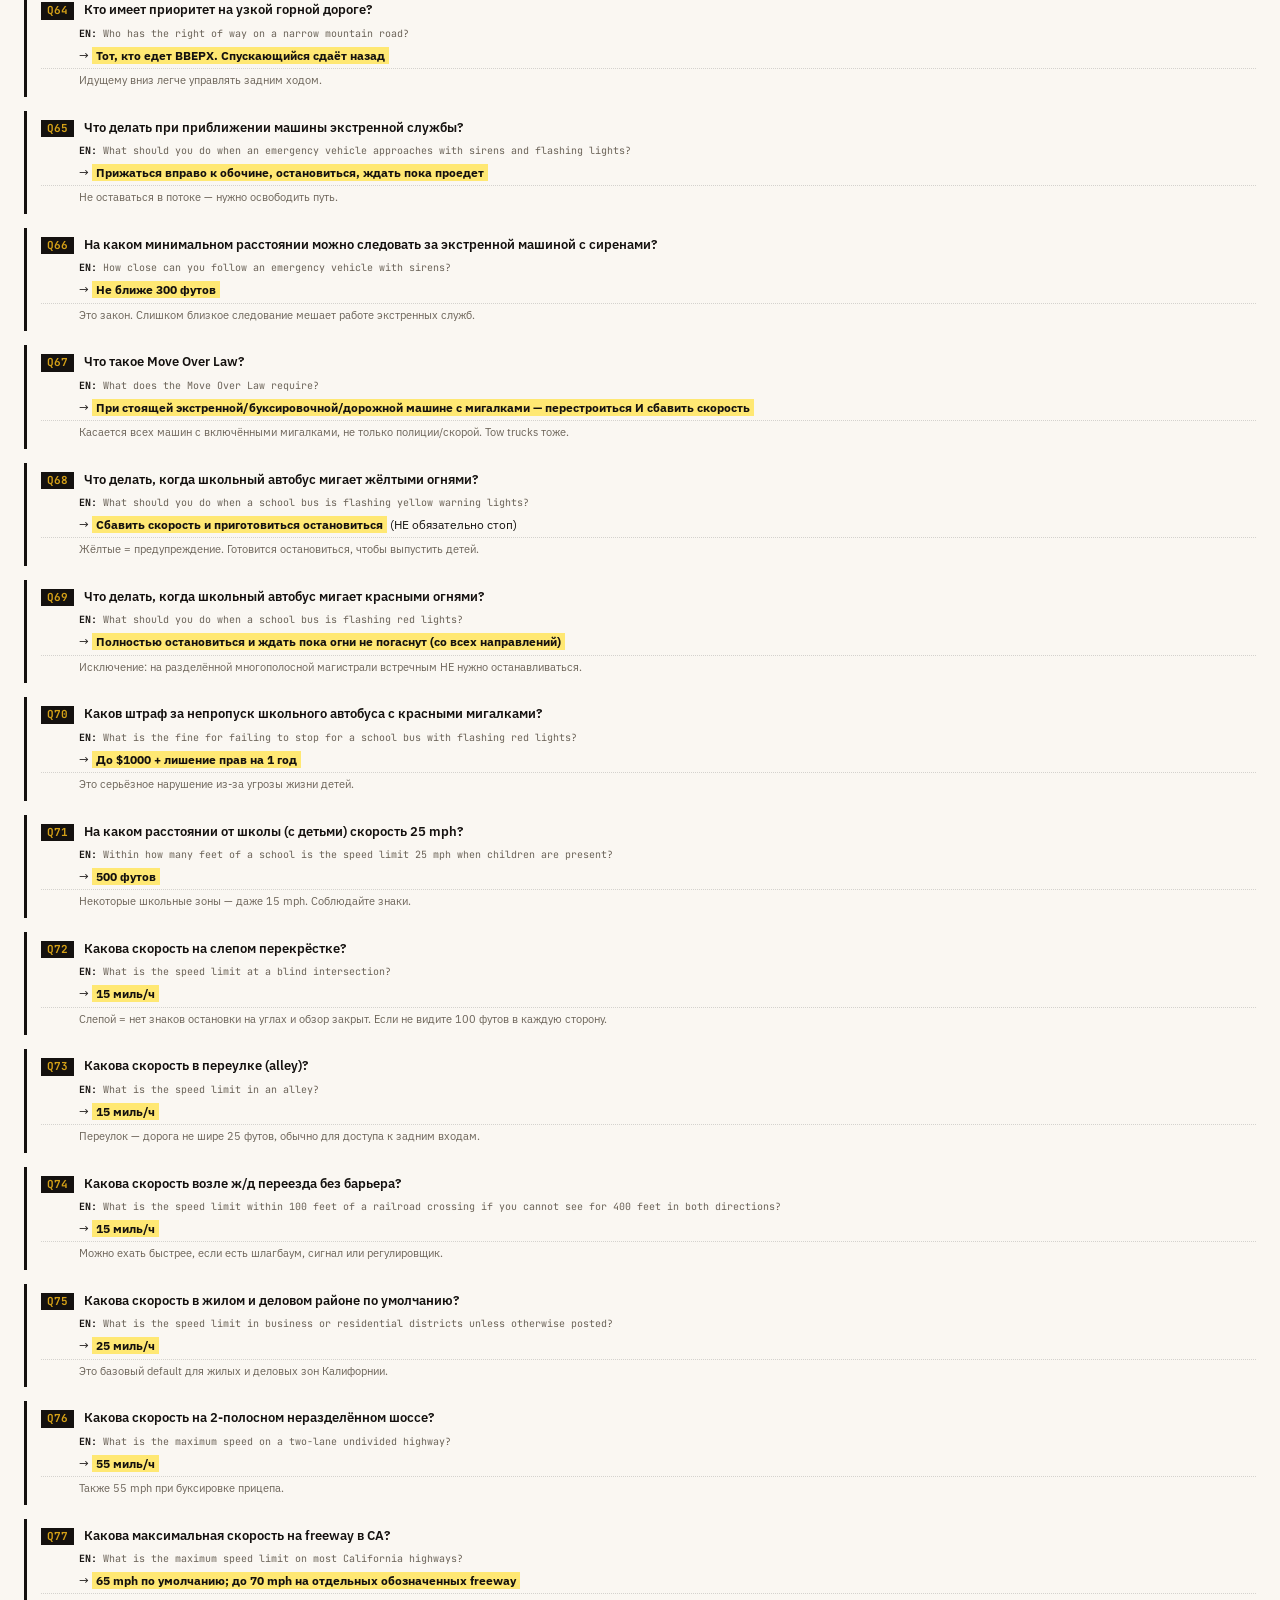
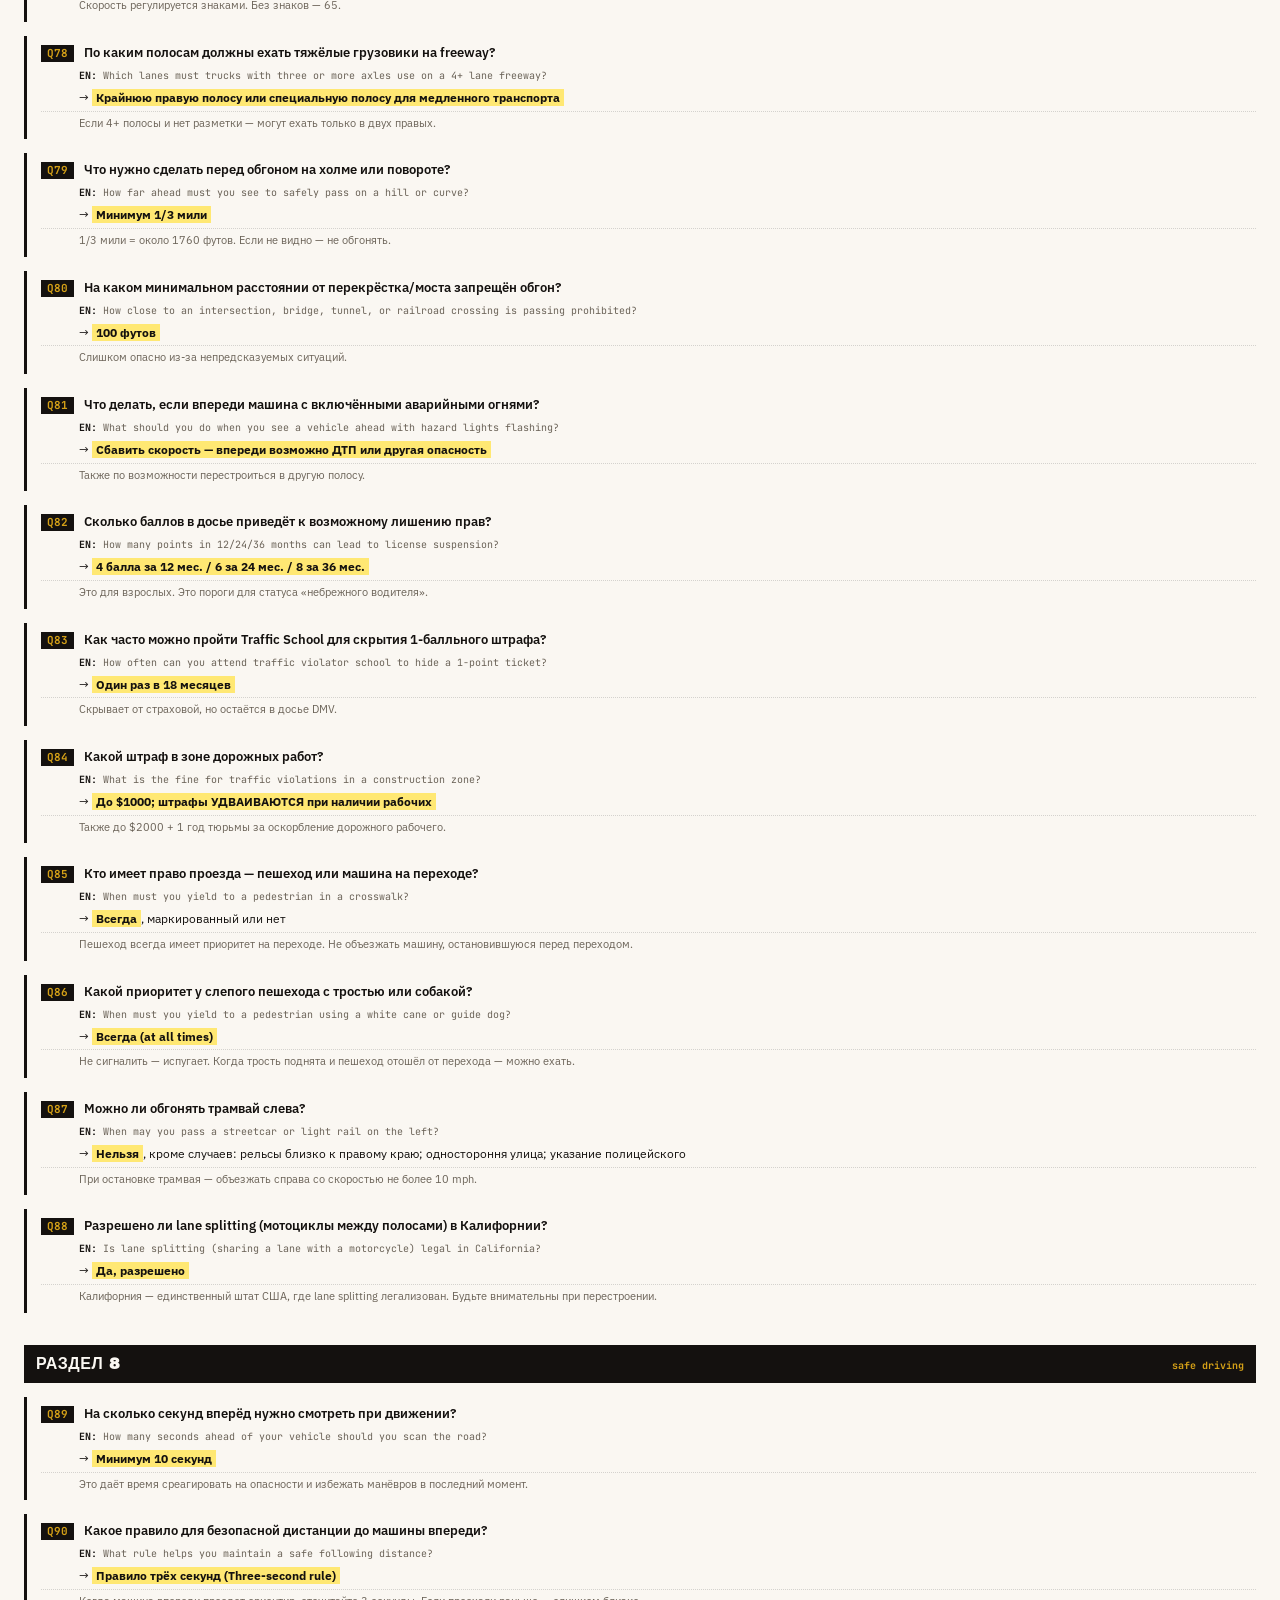
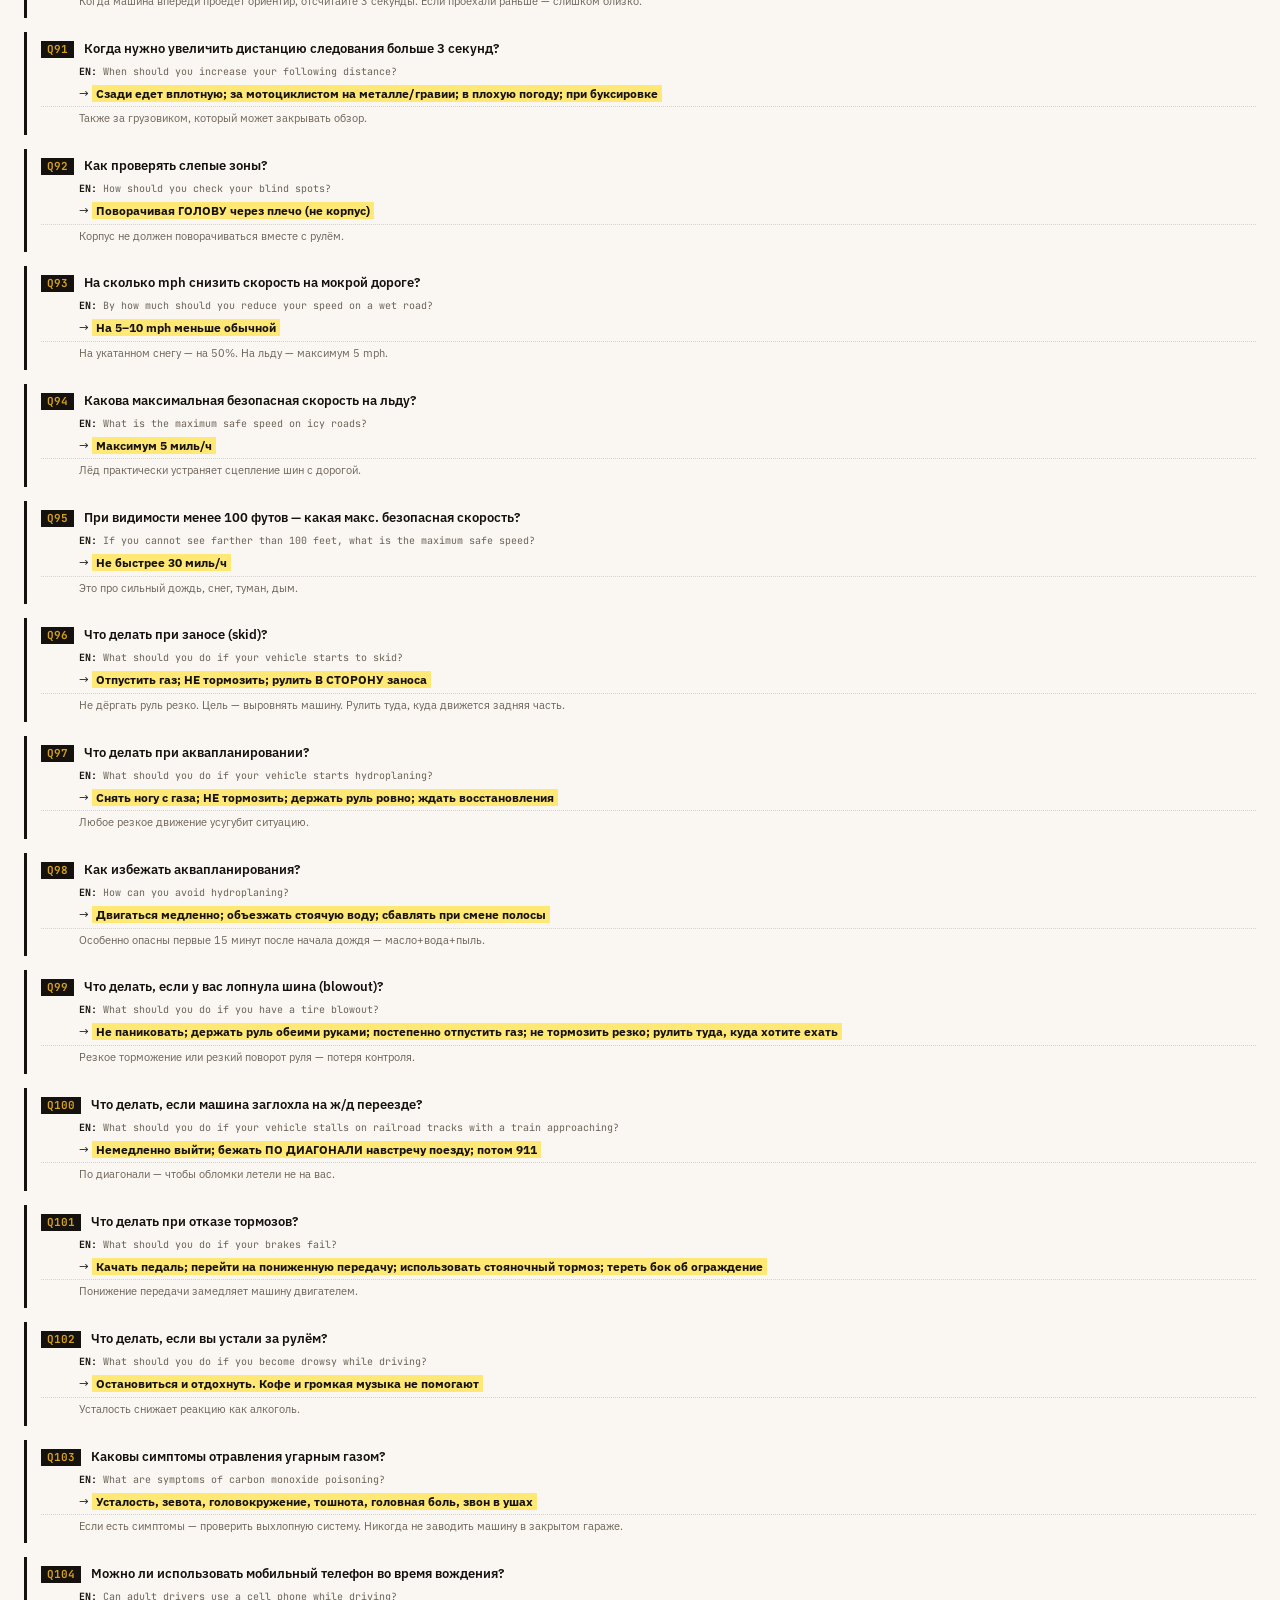
<file: dmv.html>
<!DOCTYPE html>
<!-- saved from url=(0063)file:///Users/jeffdokuchaev/Downloads/DMV_CA_Cheatsheet_v2.html -->
<html lang="ru"><head><meta http-equiv="Content-Type" content="text/html; charset=UTF-8">

<meta name="viewport" content="width=device-width, initial-scale=1.0">
<title>DMV CA — Шпаргалка v2</title>
<link rel="preconnect" href="https://fonts.googleapis.com/">
<link rel="preconnect" href="https://fonts.gstatic.com/" crossorigin="">
<link href="https://fonts.googleapis.com/css2?family=Archivo+Black&family=IBM+Plex+Sans:ital,wght@0,400;0,600;1,400&family=JetBrains+Mono:wght@400;700&display=swap" rel="stylesheet">
<style>
  :root {
    --ink: #14110F;
    --paper: #FAF7F2;
    --rule: #14110F;
    --accent: #D4A017;
    --highlight: #FFE873;
    --warn: #C8362D;
    --muted: #6B6358;
    --soft: #EDE7DA;
  }

  * { box-sizing: border-box; margin: 0; padding: 0; }

  body {
    background: var(--paper);
    color: var(--ink);
    font-family: 'IBM Plex Sans', sans-serif;
    font-size: 11.5px;
    line-height: 1.4;
    padding: 24px;
    max-width: 1400px;
    margin: 0 auto;
  }

  /* HEADER */
  .masthead {
    border-top: 6px solid var(--ink);
    border-bottom: 1px solid var(--ink);
    padding: 16px 0 12px;
    margin-bottom: 14px;
    display: flex;
    align-items: flex-end;
    justify-content: space-between;
    gap: 24px;
  }
  .masthead h1 {
    font-family: 'Archivo Black', sans-serif;
    font-size: 42px;
    line-height: 0.95;
    letter-spacing: -1px;
    text-transform: uppercase;
  }
  .masthead h1 span {
    background: var(--ink);
    color: var(--paper);
    padding: 0 8px;
  }
  .masthead .meta {
    text-align: right;
    font-family: 'JetBrains Mono', monospace;
    font-size: 10px;
    line-height: 1.5;
    color: var(--muted);
    text-transform: uppercase;
    letter-spacing: 0.5px;
  }
  .masthead .meta strong { color: var(--ink); display: block; font-size: 11px; }
  .masthead .ver {
    display: inline-block;
    background: var(--accent);
    color: var(--ink);
    padding: 1px 6px;
    margin-top: 4px;
    font-weight: 700;
  }

  .lede {
    font-family: 'IBM Plex Sans', sans-serif;
    font-size: 12px;
    font-style: italic;
    color: var(--muted);
    border-left: 3px solid var(--accent);
    padding: 4px 0 4px 12px;
    margin-bottom: 20px;
  }

  /* GRID */
  .grid {
    display: grid;
    grid-template-columns: repeat(3, 1fr);
    gap: 14px;
  }
  @media (max-width: 1100px) { .grid { grid-template-columns: repeat(2, 1fr); } }
  @media (max-width: 700px)  { .grid { grid-template-columns: 1fr; } }

  /* CARD */
  .card {
    border: 1.5px solid var(--ink);
    background: var(--paper);
    padding: 12px 14px 14px;
    break-inside: avoid;
    page-break-inside: avoid;
  }
  .card.dark {
    background: var(--ink);
    color: var(--paper);
  }
  .card.dark .num { color: var(--accent); }
  .card.dark .label { color: rgba(250, 247, 242, 0.85); }
  .card.dark .label strong { color: var(--paper); }

  .card h2 {
    font-family: 'Archivo Black', sans-serif;
    font-size: 13px;
    text-transform: uppercase;
    letter-spacing: 0.5px;
    border-bottom: 2px solid currentColor;
    padding-bottom: 6px;
    margin-bottom: 10px;
    display: flex;
    justify-content: space-between;
    align-items: baseline;
  }
  .card h2 .tag {
    font-family: 'JetBrains Mono', monospace;
    font-size: 9px;
    font-weight: 500;
    color: var(--muted);
    letter-spacing: 0;
  }
  .card.dark h2 .tag { color: rgba(250, 247, 242, 0.45); }

  /* ROWS */
  .row {
    display: grid;
    grid-template-columns: 70px 1fr;
    gap: 10px;
    padding: 4px 0;
    border-bottom: 1px dotted rgba(0,0,0,0.15);
    align-items: baseline;
  }
  .card.dark .row { border-bottom-color: rgba(250,247,242,0.2); }
  .row:last-child { border-bottom: none; }

  .num {
    font-family: 'JetBrains Mono', monospace;
    font-weight: 700;
    font-size: 13px;
    color: var(--ink);
    text-align: right;
    white-space: nowrap;
  }
  .num.hl { background: var(--highlight); padding: 1px 4px; }
  .num.warn { color: var(--warn); }

  .label {
    font-size: 11px;
    line-height: 1.35;
  }

  /* CURB COLORS */
  .curbs { display: flex; flex-direction: column; gap: 4px; }
  .curb {
    display: grid;
    grid-template-columns: 14px 60px 1fr;
    gap: 8px;
    align-items: start;
    font-size: 10.5px;
    padding: 4px 0;
    border-bottom: 1px dotted rgba(0,0,0,0.15);
  }
  .curb:last-child { border-bottom: none; }
  .curb .swatch {
    width: 14px; height: 14px;
    border: 1.5px solid var(--ink);
    margin-top: 2px;
  }
  .curb .name {
    font-family: 'JetBrains Mono', monospace;
    font-weight: 700;
    text-transform: uppercase;
    font-size: 10px;
    line-height: 1.3;
  }

  /* CALLOUT */
  .callout {
    background: var(--highlight);
    border: 1.5px solid var(--ink);
    padding: 10px 12px;
    margin-top: 12px;
    font-size: 10.5px;
    line-height: 1.4;
    grid-column: 1 / -1;
  }
  .callout strong { 
    font-family: 'Archivo Black', sans-serif;
    text-transform: uppercase;
    letter-spacing: 0.3px;
    font-size: 11px;
  }

  /* WARN BOX */
  .warn-box {
    background: var(--warn);
    color: var(--paper);
    padding: 10px 12px;
    font-size: 10.5px;
    line-height: 1.45;
    grid-column: 1 / -1;
    border: 1.5px solid var(--ink);
  }
  .warn-box strong {
    font-family: 'Archivo Black', sans-serif;
    text-transform: uppercase;
    letter-spacing: 0.3px;
    font-size: 11px;
    display: block;
    margin-bottom: 4px;
  }

  /* TIP */
  .tip {
    font-family: 'JetBrains Mono', monospace;
    font-size: 9.5px;
    color: var(--muted);
    margin-top: 8px;
    padding-top: 8px;
    border-top: 1px solid rgba(0,0,0,0.15);
    line-height: 1.4;
  }
  .card.dark .tip {
    color: rgba(250, 247, 242, 0.65);
    border-top-color: rgba(250,247,242,0.2);
  }
  .tip strong { color: var(--ink); }
  .card.dark .tip strong { color: var(--accent); }

  /* MNEMONIC */
  .mnemonic {
    font-family: 'Archivo Black', sans-serif;
    font-size: 12px;
    text-transform: uppercase;
    letter-spacing: 0.4px;
    background: var(--ink);
    color: var(--accent);
    padding: 6px 10px;
    margin: 8px 0 4px;
    text-align: center;
    line-height: 1.3;
  }

  /* INLINE NOTE */
  .note-inline {
    display: block;
    font-size: 10px;
    color: var(--muted);
    margin-top: 2px;
    font-style: italic;
  }
  .card.dark .note-inline { color: rgba(250, 247, 242, 0.6); }

  /* STEPS */
  .steps {
    counter-reset: step;
    display: flex;
    flex-direction: column;
    gap: 6px;
    margin: 6px 0;
  }
  .step {
    display: grid;
    grid-template-columns: 22px 1fr;
    gap: 8px;
    align-items: baseline;
    font-size: 11px;
    line-height: 1.35;
  }
  .step::before {
    counter-increment: step;
    content: counter(step);
    font-family: 'Archivo Black', sans-serif;
    background: var(--ink);
    color: var(--accent);
    text-align: center;
    border-radius: 50%;
    width: 18px;
    height: 18px;
    line-height: 18px;
    font-size: 11px;
  }
  .card.dark .step::before {
    background: var(--accent);
    color: var(--ink);
  }

  /* FOOTER */
  footer {
    margin-top: 24px;
    border-top: 3px double var(--ink);
    padding-top: 12px;
    font-family: 'JetBrains Mono', monospace;
    font-size: 9.5px;
    color: var(--muted);
    display: flex;
    justify-content: space-between;
    text-transform: uppercase;
    letter-spacing: 0.5px;
  }

  @media print {
    body { padding: 12px; font-size: 10px; }
    .grid { gap: 10px; }
    .card { padding: 10px 12px; border-width: 1px; }
    @page { size: A4; margin: 8mm; }
  }

  /* ============== QA BANK ============== */
  .qa-divider {
    margin: 48px 0 24px;
    border-top: 6px solid var(--ink);
    padding-top: 20px;
  }
  .qa-divider h1 {
    font-family: 'Archivo Black', sans-serif;
    font-size: 36px;
    line-height: 0.95;
    letter-spacing: -1px;
    text-transform: uppercase;
    margin-bottom: 8px;
  }
  .qa-divider h1 span {
    background: var(--ink);
    color: var(--paper);
    padding: 0 8px;
  }
  .qa-divider .lede {
    font-style: italic;
    color: var(--muted);
    border-left: 3px solid var(--accent);
    padding: 4px 0 4px 12px;
    margin-bottom: 16px;
    font-size: 12px;
  }

  .qa-section {
    margin-bottom: 32px;
    page-break-inside: auto;
  }
  .qa-section h2.qa-section-title {
    font-family: 'Archivo Black', sans-serif;
    font-size: 16px;
    text-transform: uppercase;
    letter-spacing: 0.5px;
    background: var(--ink);
    color: var(--paper);
    padding: 8px 12px;
    margin-bottom: 14px;
    display: flex;
    justify-content: space-between;
    align-items: baseline;
  }
  .qa-section h2.qa-section-title .qa-tag {
    font-family: 'JetBrains Mono', monospace;
    font-size: 10px;
    color: var(--accent);
    text-transform: lowercase;
    letter-spacing: 0;
  }

  article.qa {
    border-left: 3px solid var(--ink);
    padding: 8px 0 8px 14px;
    margin-bottom: 14px;
    break-inside: avoid;
    page-break-inside: avoid;
  }
  article.qa .qa-q {
    display: flex;
    gap: 10px;
    align-items: baseline;
    margin-bottom: 6px;
  }
  article.qa .qa-num {
    font-family: 'JetBrains Mono', monospace;
    font-weight: 700;
    font-size: 11px;
    background: var(--ink);
    color: var(--accent);
    padding: 2px 6px;
    flex-shrink: 0;
    line-height: 1.2;
  }
  article.qa .qa-text {
    font-family: 'IBM Plex Sans', sans-serif;
    font-weight: 600;
    font-size: 12.5px;
    line-height: 1.4;
  }
  article.qa .qa-en {
    font-family: 'JetBrains Mono', monospace;
    font-size: 10px;
    color: var(--muted);
    margin: 4px 0 6px;
    line-height: 1.5;
    padding-left: 38px;
  }
  article.qa .qa-en strong {
    color: var(--ink);
    font-weight: 700;
  }
  article.qa .qa-answer {
    font-size: 12px;
    line-height: 1.45;
    padding-left: 38px;
    margin-bottom: 4px;
  }
  article.qa .qa-answer strong {
    background: var(--highlight);
    padding: 1px 4px;
    font-weight: 700;
  }
  article.qa .qa-explain {
    font-size: 10.5px;
    line-height: 1.5;
    color: var(--muted);
    padding-left: 38px;
    border-top: 1px dotted rgba(0,0,0,0.15);
    padding-top: 4px;
    margin-top: 4px;
  }

  @media (max-width: 700px) {
    article.qa .qa-en,
    article.qa .qa-answer,
    article.qa .qa-explain { padding-left: 0; }
  }

  @media print {
    .qa-divider h1 { font-size: 24px; }
    .qa-section { margin-bottom: 18px; }
    .qa-section h2.qa-section-title { font-size: 12px; padding: 5px 8px; }
    article.qa { padding: 5px 0 5px 10px; margin-bottom: 8px; }
    article.qa .qa-text { font-size: 10.5px; }
    article.qa .qa-en { font-size: 8.5px; padding-left: 28px; }
    article.qa .qa-answer { font-size: 10px; padding-left: 28px; }
    article.qa .qa-explain { font-size: 9px; padding-left: 28px; }
  }
</style>
</head>
<body>

<header class="masthead">
  <h1>CALIFORNIA <span>DMV</span><br>ШПАРГАЛКА</h1>
  <div class="meta">
    <strong>Knowledge Test 2026</strong>
    36 вопросов • Проходной балл 30/36<br>
    3 попытки • Можно на русском<br>
    <span class="ver">v2 — расширенная</span>
  </div>
</header>

<div class="lede">
  Все цифры — из официального California Driver's Handbook (DMV, 2025). Запоминайте именно числа: на этом срезается большинство опытных водителей. Жёлтым выделены критические значения.
</div>

<div class="grid">

  <!-- СКОРОСТЬ -->
  <section class="card dark">
    <h2>Скорость <span class="tag">mph</span></h2>
    <div class="row"><span class="num hl">15</span><span class="label">Слепой перекрёсток (без знаков); переулок (alley); ≤100 футов от ж/д переезда без барьера; некоторые школьные зоны</span></div>
    <div class="row"><span class="num hl">25</span><span class="label">Школьная зона ≤500 футов (когда дети рядом); деловой и жилой район</span></div>
    <div class="row"><span class="num">55</span><span class="label">Двухполосное неразделённое шоссе; буксировка прицепа</span></div>
    <div class="row"><span class="num">65</span><span class="label">Большинство автомагистралей CA по умолчанию</span></div>
    <div class="row"><span class="num">10</span><span class="label">Макс. скорость объезда трамвая/автобуса в зоне безопасности</span></div>
    <div class="tip"><strong>Basic Speed Law:</strong> никогда не быстрее, чем безопасно для текущих условий — независимо от знака.</div>
  </section>

  <!-- АЛКОГОЛЬ -->
  <section class="card">
    <h2>Алкоголь BAC <span class="tag">DUI</span></h2>
    <div class="row"><span class="num warn">0.08%</span><span class="label">Общий лимит, возраст 21+</span></div>
    <div class="row"><span class="num warn">0.04%</span><span class="label">Коммерческие права; перевозка пассажиров за плату</span></div>
    <div class="row"><span class="num warn">0.01%</span><span class="label">Возраст до 21; на испытательном сроке за DUI (любой возраст)</span></div>
    <div class="row"><span class="num">10 дн</span><span class="label">Срок запросить административное слушание DMV после ареста</span></div>
    <div class="row"><span class="num">14 дн</span><span class="label">Тот же срок, если уведомление пришло почтой (+4 дня)</span></div>
    <div class="row"><span class="num">30 дн</span><span class="label">Действие временных бумажных прав после изъятия пластиковых</span></div>
    <div class="row"><span class="num">10 лет</span><span class="label">DUI остаётся в водительском досье</span></div>
    <div class="row"><span class="num">6 мес</span><span class="label">До этого срока — возможное тюремное заключение за DUI</span></div>
    <div class="tip"><strong>Implied consent:</strong> садясь за руль в CA, вы автоматически соглашаетесь на тест на алкоголь/наркотики. Отказ → автоматическое лишение прав. <strong>DMV-слушание и уголовный суд — два независимых процесса.</strong></div>
  </section>

  <!-- ДИСТАНЦИИ -->
  <section class="card">
    <h2>Дистанции и сигналы <span class="tag">feet</span></h2>
    <div class="row"><span class="num hl">100</span><span class="label">Подать сигнал поворота заранее (на обычной дороге)</span></div>
    <div class="row"><span class="num">5 сек</span><span class="label">Заранее подать сигнал перестроения на автомагистрали</span></div>
    <div class="row"><span class="num">100</span><span class="label">Запрет обгона: ≤100 футов от перекрёстка, моста, тоннеля, ж/д переезда</span></div>
    <div class="row"><span class="num">300</span><span class="label">Мин. расстояние позади экстренной машины с сиреной/мигалками</span></div>
    <div class="row"><span class="num hl">200</span><span class="label">Макс. длина проезда по центральной полосе для левого поворота <span class="note-inline">эта полоса НЕ для движения, только для подготовки к повороту/развороту</span></span></div>
    <div class="row"><span class="num">200</span><span class="label">Макс. въезд на велодорожку перед поворотом</span></div>
    <div class="row"><span class="num hl">150</span><span class="label">Gap для слияния — городские улицы (≈ полквартала, скорости 25–35 mph)</span></div>
    <div class="row"><span class="num hl">300</span><span class="label">Gap для слияния — магистраль (≈ полный квартал, скорости 55–65 mph)</span></div>
    <div class="row"><span class="num">3 фута</span><span class="label">Мин. боковое расстояние при обгоне велосипедиста</span></div>
    <div class="tip"><strong>Правило 3 секунд:</strong> минимальная дистанция до машины впереди в нормальных условиях. В дождь/туман — увеличить до 4–5 сек.</div>
  </section>

  <!-- ПАРКОВКА: ЗАПРЕТЫ -->
  <section class="card">
    <h2>Парковка: где НЕЛЬЗЯ <span class="tag">feet</span></h2>
    <div class="row"><span class="num hl">15</span><span class="label">От пожарного гидранта или въезда пожарной части</span></div>
    <div class="row"><span class="num hl">20</span><span class="label">От пешеходного перехода (маркированного или нет)</span></div>
    <div class="row"><span class="num">15</span><span class="label">От перехода, если есть расширение тротуара (curb extension)</span></div>
    <div class="row"><span class="num">3</span><span class="label">От пандуса для инвалидной коляски</span></div>
    <div class="row"><span class="num">—</span><span class="label">На пешеходном переходе, тротуаре, перед чужой подъездной дорогой</span></div>
    <div class="row"><span class="num">—</span><span class="label">На мосту, в тоннеле (если знаком не разрешено)</span></div>
    <div class="row"><span class="num">—</span><span class="label">В заштрихованной зоне рядом с местом для инвалидов</span></div>
    <div class="row"><span class="num">4 ч</span><span class="label">Машина на скоростной автомагистрали → могут эвакуировать</span></div>
  </section>

  <!-- ЦВЕТА БОРДЮРОВ -->
  <section class="card">
    <h2>Цвета бордюров <span class="tag">curb colors</span></h2>
    <div class="curbs">
      <div class="curb"><span class="swatch" style="background:#C8362D"></span><span class="name">Красный</span><span class="label"><strong>Полный запрет.</strong> Стоянка, остановка, парковка — всё нельзя. Искл.: автобусы в спец. зонах</span></div>
      <div class="curb"><span class="swatch" style="background:#fff"></span><span class="name">Белый</span><span class="label"><strong>Только посадка/высадка</strong> пассажиров. Уйти от машины НЕЛЬЗЯ</span></div>
      <div class="curb"><span class="swatch" style="background:#F5C518"></span><span class="name">Жёлтый</span><span class="label"><strong>Погрузка/разгрузка</strong> груза или пассажиров. На некомм. ТС — оставаться при машине</span></div>
      <div class="curb"><span class="swatch" style="background:#2D8F2D"></span><span class="name">Зелёный</span><span class="label"><strong>Парковка ограниченное время</strong> (указано на знаке/бордюре). Уйти можно</span></div>
      <div class="curb"><span class="swatch" style="background:#1B5BA0"></span><span class="name">Синий</span><span class="label"><strong>Только инвалиды</strong> со спец. табличкой/номерным знаком</span></div>
    </div>
    <div class="tip">От строгого к свободному: <strong>Красный → Белый → Жёлтый → Зелёный → Синий (особая каста)</strong>. Жёлтый ≠ «осторожно» — это конкретно про погрузку.</div>
  </section>

  <!-- ДЕТИ -->
  <section class="card dark">
    <h2>Дети в машине <span class="tag">child safety</span></h2>
    <div class="row"><span class="num hl">&lt; 2</span><span class="label">лет / &lt;40 фунтов / &lt;3'4" → кресло <strong>спиной вперёд</strong>. НЕ на переднем сиденье с подушкой!</span></div>
    <div class="row"><span class="num hl">&lt; 8</span><span class="label">лет ИЛИ &lt;4'9" → детское кресло на <strong>заднем</strong> сиденье</span></div>
    <div class="row"><span class="num">8+</span><span class="label">лет ИЛИ ≥4'9" → обычный ремень безопасности</span></div>
    <div class="row"><span class="num">≤ 6</span><span class="label">лет — нельзя оставлять одного в машине (минимум 12-летний рядом)</span></div>
    <div class="row"><span class="num">&lt;16</span><span class="label">Пассажир не пристёгнут — штраф водителю</span></div>
    <div class="row"><span class="num">10"</span><span class="label">Минимум — расстояние <strong>от центра руля до грудины</strong>. Подушка раскрывается со скоростью 200+ км/ч</span></div>
    <div class="tip"><strong>Запрещено курить</strong> в машине, если внутри несовершеннолетний. <strong>Подушка вблизи = смертельна</strong>, особенно для детей.</div>
  </section>

  <!-- ФАРЫ -->
  <section class="card">
    <h2>Фары и видимость <span class="tag">headlights</span></h2>
    <div class="row"><span class="num hl">1000</span><span class="label">футов видимости — ниже этого включать фары обязательно</span></div>
    <div class="row"><span class="num hl">500</span><span class="label">футов от встречного — переключить на ближний свет</span></div>
    <div class="row"><span class="num hl">300</span><span class="label">футов сзади идущей машины — переключить на ближний свет</span></div>
    <div class="row"><span class="num">30 мин</span><span class="label">после заката и до 30 мин до рассвета — фары обязательны</span></div>
    <div class="row"><span class="num">—</span><span class="label">При дожде, тумане, снеге (если включены дворники → фары!)</span></div>
    <div class="row"><span class="num">—</span><span class="label">Горные дороги и тоннели — даже днём</span></div>
    <div class="mnemonic">Дворники ON → Фары ON</div>
    <div class="tip">Только парковочные/габаритные огни — <strong>ехать запрещено</strong>. Дальний свет в тумане — <strong>НЕЛЬЗЯ</strong> (бликует).</div>
  </section>

  <!-- РАЗМЕТКА -->
  <section class="card">
    <h2>Дорожная разметка <span class="tag">lane markings</span></h2>
    <div class="row"><span class="num">═══</span><span class="label"><strong>Двойная сплошная жёлтая</strong> — НЕ пересекать. Искл.: (1) HOV-выезд через спец. разрыв, (2) поворот в подъездную дорогу/частный проезд, (3) разворот (если не запрещён знаком и не в деловом районе)</span></div>
    <div class="row"><span class="num">— — —</span><span class="label"><strong>Прерывистая жёлтая</strong> — обгон РАЗРЕШЁН, когда безопасно</span></div>
    <div class="row"><span class="num">━━━</span><span class="label"><strong>Сплошная жёлтая</strong> в вашу сторону — обгон ЗАПРЕЩЁН</span></div>
    <div class="row"><span class="num">═══</span><span class="label"><strong>Двойная сплошная белая</strong> — НЕ менять полосу (отделяет HOV/carpool)</span></div>
    <div class="row"><span class="num">— — —</span><span class="label"><strong>Прерывистая белая</strong> — разделяет полосы одного направления</span></div>
    <div class="row"><span class="num">▼▼▼</span><span class="label"><strong>Линия "Уступи"</strong> — белые треугольники, указывают откуда едут с приоритетом</span></div>
    <div class="tip">Жёлтые линии = <strong>встречные направления</strong>. Белые линии = <strong>попутные</strong>. На комбинированной (сплошная+прерывистая) правило задаёт линия с <strong>вашей стороны</strong>.</div>
  </section>

  <!-- СВЕТОФОРЫ -->
  <section class="card">
    <h2>Светофоры <span class="tag">signals</span></h2>
    <div class="row"><span class="num">●</span><span class="label"><strong>Сплошной красный</strong> — стоп. Поворот направо разрешён после ПОЛНОЙ остановки, если нет знака "NO TURN ON RED"</span></div>
    <div class="row"><span class="num">→</span><span class="label"><strong>Красная стрелка</strong> — стоп. Поворачивать НЕЛЬЗЯ даже после остановки</span></div>
    <div class="row"><span class="num">⚡</span><span class="label"><strong>Мигающий красный</strong> = стоп-знак. Остановиться, потом проехать</span></div>
    <div class="row"><span class="num">●</span><span class="label"><strong>Сплошной жёлтый</strong> — внимание, скоро красный. Остановиться, если безопасно</span></div>
    <div class="row"><span class="num">↰</span><span class="label"><strong>Мигающая жёлтая стрелка</strong> — поворот разрешён, но уступить встречным</span></div>
    <div class="row"><span class="num">⚡</span><span class="label"><strong>Мигающий жёлтый</strong> — внимание, не обязательно останавливаться</span></div>
    <div class="row"><span class="num">●</span><span class="label"><strong>Светофор не работает</strong> — действовать как при STOP во всех направлениях (4-way stop)</span></div>
  </section>

  <!-- ПРИОРИТЕТ -->
  <section class="card dark">
    <h2>Приоритет проезда <span class="tag">right-of-way</span></h2>
    <div class="row"><span class="num">1.</span><span class="label">Кто <strong>первым</strong> подъехал к перекрёстку — едет первым</span></div>
    <div class="row"><span class="num">2.</span><span class="label">Подъехали одновременно → уступить тому, кто <strong>справа</strong></span></div>
    <div class="row"><span class="num">3.</span><span class="label"><strong>T-перекрёсток</strong> без знаков → приоритет у тех, кто едет по сквозной дороге</span></div>
    <div class="row"><span class="num">4.</span><span class="label"><strong>Поворот налево</strong> → уступить встречным, идущим прямо</span></div>
    <div class="row"><span class="num">5.</span><span class="label"><strong>Roundabout</strong> → уступить тем, кто УЖЕ внутри. Движение против часовой стрелки</span></div>
    <div class="row"><span class="num">6.</span><span class="label"><strong>Узкая горная дорога</strong> → приоритет у того, кто едет ВВЕРХ. Спускающийся сдаёт назад</span></div>
    <div class="row"><span class="num">7.</span><span class="label"><strong>Слепой пешеход</strong> с тростью/собакой → ВСЕГДА приоритет. Не сигналить</span></div>
    <div class="row"><span class="num">8.</span><span class="label"><strong>Пешеходы</strong> на переходе (маркированном или нет) → приоритет</span></div>
    <div class="row"><span class="num">9.</span><span class="label"><strong>Похоронная процессия</strong> с включёнными фарами → приоритет, не разрывать</span></div>
  </section>

  <!-- ПАРКОВКА НА УКЛОНЕ -->
  <section class="card">
    <h2>Парковка на уклоне <span class="tag">колёса!</span></h2>
    <div class="row"><span class="num">↓</span><span class="label"><strong>Спуск + бордюр</strong> → колёса <strong>К бордюру</strong> (вправо)</span></div>
    <div class="row"><span class="num">↑</span><span class="label"><strong>Подъём + бордюр</strong> → колёса <strong>ОТ бордюра</strong> (влево). Откатить назад до касания</span></div>
    <div class="row"><span class="num">↕</span><span class="label"><strong>Без бордюра</strong> (любое направление) → колёса <strong>ВПРАВО</strong> (от центра дороги)</span></div>
    <div class="mnemonic">Машина без тормозов покатится — куда?</div>
    <div class="tip">Всегда: <strong>parking brake + передача "P"</strong> (механика → 1-я или R).</div>
  </section>

  <!-- ШТРАФЫ И БАЛЛЫ -->
  <section class="card">
    <h2>Штрафы и баллы <span class="tag">DMV record</span></h2>
    <div class="row"><span class="num warn">4</span><span class="label">балла за <strong>12 месяцев</strong> → возможно лишение прав (взрослый)</span></div>
    <div class="row"><span class="num warn">6</span><span class="label">баллов за <strong>24 месяца</strong> → возможно лишение прав</span></div>
    <div class="row"><span class="num warn">8</span><span class="label">баллов за <strong>36 месяцев</strong> → возможно лишение прав</span></div>
    <div class="row"><span class="num">36 мес</span><span class="label">Минимум — нарушение остаётся в досье</span></div>
    <div class="row"><span class="num">18 мес</span><span class="label">Раз в этот период можно пройти Traffic School (1-балльный штраф)</span></div>
    <div class="row"><span class="num">$1000</span><span class="label">Штраф в зоне дорожных работ; за выброс животных на трассу</span></div>
    <div class="row"><span class="num">$1000</span><span class="label">+ лишение прав на 1 год за непропуск школьного автобуса с красными мигалками</span></div>
    <div class="row"><span class="num">$2000</span><span class="label">+ до 1 года тюрьмы за оскорбление дорожного рабочего</span></div>
    <div class="row"><span class="num">×2</span><span class="label">Штрафы УДВАИВАЮТСЯ в зонах дорожных работ при наличии рабочих</span></div>
  </section>

  <!-- СТРАХОВКА И ДТП -->
  <section class="card">
    <h2>Страховка и ДТП <span class="tag">insurance / SR-1</span></h2>
    <div class="row"><span class="num hl">$30k</span><span class="label">Минимум — за смерть/травму одного человека</span></div>
    <div class="row"><span class="num hl">$60k</span><span class="label">Минимум — за смерть/травму нескольких человек</span></div>
    <div class="row"><span class="num hl">$15k</span><span class="label">Минимум — за повреждение имущества</span></div>
    <div class="row"><span class="num hl">10 дн</span><span class="label">Подать SR-1 в DMV если: ущерб <strong>&gt;$1000 ИЛИ есть пострадавшие</strong>. Каждый водитель подаёт свой отчёт независимо от вины. Действует и на частной территории</span></div>
    <div class="row"><span class="num">24 ч</span><span class="label">Сообщить полиции при пострадавших или погибших</span></div>
    <div class="row"><span class="num">4 года</span><span class="label">Лишение прав за вождение без страховки при ДТП</span></div>
    <div class="row"><span class="num">SR-22</span><span class="label">Сертификат страховки, нужный после DUI/нарушений (3 года)</span></div>
    <div class="tip"><strong>SR-1 не нужен ТОЛЬКО если</strong> ущерб ≤$1000 И никто не пострадал — оба условия. Сомневаетесь — подавайте, лучше «лишний» отчёт, чем приостановка прав.</div>
  </section>

  <!-- НОВЫЙ РЕЗИДЕНТ -->
  <section class="card dark">
    <h2>Новый резидент CA <span class="tag">после переезда</span></h2>
    <div class="row"><span class="num hl">10 дн</span><span class="label">Получить водительские права CA после становления резидентом</span></div>
    <div class="row"><span class="num hl">20 дн</span><span class="label">Зарегистрировать своё авто в CA (требует smog check)</span></div>
    <div class="row"><span class="num">10 дн</span><span class="label">Переоформить title при <strong>покупке</strong> машины</span></div>
    <div class="row"><span class="num warn">5 дн</span><span class="label">Уведомить DMV о <strong>продаже</strong> машины (форма NRL)</span></div>
    <div class="row"><span class="num">10 дн</span><span class="label">Уведомить о смене адреса (новая карта НЕ выдаётся автоматически)</span></div>
    <div class="tip"><strong>Резидент</strong> = устроился на работу, голосует, платит налоги, снимает жильё надолго. Иностранные права (РФ, Украина, Беларусь) — <strong>не признаются</strong>, нужна полная сдача. Граждане США из других штатов освобождены от практики, но теорию сдают.</div>
  </section>

  <!-- ВРЕМЕННЫЕ РАМКИ -->
  <section class="card">
    <h2>Сроки и таймеры <span class="tag">deadlines</span></h2>
    <div class="row"><span class="num">10 дн</span><span class="label">Запросить административное слушание DMV (личное уведомление)</span></div>
    <div class="row"><span class="num">14 дн</span><span class="label">То же, если уведомление почтой</span></div>
    <div class="row"><span class="num">10 дн</span><span class="label">Подать SR-1 о ДТП в DMV</span></div>
    <div class="row"><span class="num">24 ч</span><span class="label">Полиции при пострадавших</span></div>
    <div class="row"><span class="num">30 дн</span><span class="label">Действие временных прав после ареста за DUI</span></div>
    <div class="row"><span class="num">30 дн</span><span class="label">Конфискация ТС если за рулём вашей машины поймали без прав</span></div>
    <div class="row"><span class="num">36 мес</span><span class="label">Минимум — запись остаётся в досье</span></div>
    <div class="row"><span class="num">10 лет</span><span class="label">DUI остаётся в досье</span></div>
    <div class="row"><span class="num">3 года</span><span class="label">Срок действия SR-22 после DUI</span></div>
    <div class="row"><span class="num">4 года</span><span class="label">Лишение прав за ДТП без страховки</span></div>
    <div class="row"><span class="num">5 лет</span><span class="label">Стандартный срок действия CA-прав</span></div>
  </section>

  <!-- ЭКСТРЕННЫЕ НОМЕРА -->
  <section class="card">
    <h2>Экстренные номера и формы <span class="tag">phone / forms</span></h2>
    <div class="row"><span class="num">911</span><span class="label">Любая экстренная ситуация: ДТП с пострадавшими, ж/д переезд блокирован</span></div>
    <div class="row"><span class="num">511</span><span class="label">CHP Freeway Service Patrol — бесплатная помощь на автомагистралях</span></div>
    <div class="row"><span class="num">DL 62</span><span class="label">Форма от окулиста — если не прошли тест зрения</span></div>
    <div class="row"><span class="num">SR-1</span><span class="label">Форма отчёта о ДТП в DMV (10 дней)</span></div>
    <div class="row"><span class="num">SR-22</span><span class="label">Сертификат финансовой ответственности (после DUI)</span></div>
    <div class="row"><span class="num">DS 699</span><span class="label">Запрос на повторное обследование водителя</span></div>
    <div class="row"><span class="num">NRL</span><span class="label">Notice of Release of Liability — при продаже авто (5 дней)</span></div>
  </section>

  <!-- ПОВОРОТЫ -->
  <section class="card">
    <h2>Повороты: ключевое <span class="tag">turns</span></h2>
    <div class="row"><span class="num">→●</span><span class="label"><strong>Направо на красный:</strong> разрешено после ПОЛНОЙ остановки, если нет "NO TURN ON RED"</span></div>
    <div class="row"><span class="num">→→</span><span class="label"><strong>Красная стрелка:</strong> поворот ЗАПРЕЩЁН в любом случае</span></div>
    <div class="row"><span class="num">U</span><span class="label"><strong>Разворот (U-turn):</strong> через двойную жёлтую разрешён, если нет знака "NO U-TURN" и не в деловом районе</span></div>
    <div class="row"><span class="num">←</span><span class="label"><strong>Левый поворот:</strong> начинать с крайней левой полосы, заканчивать в крайней левой того направления, куда повернули</span></div>
    <div class="row"><span class="num">→</span><span class="label"><strong>Правый поворот:</strong> начинать и заканчивать максимально близко к правому краю</span></div>
    <div class="row"><span class="num">⚠</span><span class="label">Поворот направо в автобусную полосу — РАЗРЕШЕНО только пересечь, не ехать</span></div>
  </section>

  <!-- ПОДВОДНЫЕ КАМНИ -->
  <section class="card dark">
    <h2>Где заваливают <span class="tag">trap questions</span></h2>
    <div class="row"><span class="num">!</span><span class="label"><strong>Move Over Law:</strong> при стоящей экстренной/буксировочной/дорожной машине с мигалками — перестроиться И сбавить скорость</span></div>
    <div class="row"><span class="num">!</span><span class="label"><strong>Школьный автобус с КРАСНЫМИ мигалками</strong> — стоп для всех направлений. Исключение: разделённая многополосная дорога — встречным можно</span></div>
    <div class="row"><span class="num">!</span><span class="label"><strong>Большие ТС обгоняем СЛЕВА</strong>, всегда. Никогда справа</span></div>
    <div class="row"><span class="num">!</span><span class="label"><strong>Перекрёсток заблокирован</strong> на зелёный — НЕ въезжать, даже если горит зелёный</span></div>
    <div class="row"><span class="num">!</span><span class="label"><strong>Если уснул/устал</strong> — съехать и отдохнуть. Кофе не поможет</span></div>
    <div class="row"><span class="num">!</span><span class="label"><strong>На горной дороге у вас отказали тормоза</strong> — рулить вверх, использовать ручник, тереть бок об ограждение</span></div>
    <div class="row"><span class="num">!</span><span class="label"><strong>Машина заглохла на ж/д переезде</strong> — выйти НЕМЕДЛЕННО, бежать по диагонали навстречу поезду, потом 911</span></div>
  </section>

  <!-- ЗАНОС -->
  <section class="card">
    <h2>Занос (skid) и аквапланирование <span class="tag">skid recovery</span></h2>
    <div class="steps">
      <div class="step"><span><strong>Отпустить ГАЗ</strong> — снять ногу с педали газа плавно. Это первое действие</span></div>
      <div class="step"><span><strong>НЕ тормозить</strong> резко. Если уже тормозили — отпустить. Резкое торможение усугубит занос</span></div>
      <div class="step"><span><strong>Рулить В сторону заноса</strong> — туда, куда движется задняя часть машины. Смотрите, КУДА хотите ехать</span></div>
      <div class="step"><span><strong>Выровнять руль</strong>, как только сцепление вернулось — иначе уйдёте в обратный занос (fishtail)</span></div>
    </div>
    <div class="mnemonic">Газ отпустил. Тормоз не трогал. Руль — куда несёт.</div>
    <div class="row"><span class="num">💧</span><span class="label"><strong>Аквапланирование:</strong> то же самое — снять газ, держать руль ровно, НЕ тормозить, ждать пока скорость упадёт</span></div>
    <div class="tip">Самые опасные — <strong>первые 15 минут дождя</strong> (масло + вода). Не использовать круиз-контроль в дождь.</div>
  </section>

  <!-- ВЕЛОСИПЕДЫ И УЯЗВИМЫЕ -->
  <section class="card">
    <h2>Велосипеды и пешеходы <span class="tag">VRU</span></h2>
    <div class="row"><span class="num">3 фута</span><span class="label">Минимум при обгоне велосипедиста</span></div>
    <div class="row"><span class="num">200</span><span class="label">футов — въезд на велодорожку перед поворотом разрешён</span></div>
    <div class="row"><span class="num">—</span><span class="label">Пешеход — это любой пеший, плюс инвалиды на колясках/трёхколёсках/квадроциклах</span></div>
    <div class="row"><span class="num">—</span><span class="label">Слепой с белой тростью или собакой-поводырём — ВСЕГДА приоритет, не сигналить</span></div>
    <div class="row"><span class="num">—</span><span class="label">Пешеход поднял трость и отошёл от перекрёстка → можно ехать</span></div>
    <div class="row"><span class="num">—</span><span class="label">Велосипедисты могут ехать в общем потоке, поворачивать налево из левой полосы</span></div>
    <div class="tip">Гибридные/электрические машины особенно опасны для слепых — они вас не слышат.</div>
  </section>

  <!-- ОБ ЭКЗАМЕНЕ -->
  <div class="callout">
    <strong>В день экзамена.</strong> 36 вопросов, проходной балл 30/36 (≈83%). Бесплатных попыток — 3, между ними 7 дней (для миноров). С собой иметь документы для REAL ID, 2 подтверждения проживания в CA, номер SSN. Никаких телефонов, бумажных шпаргалок, переводчиков. Тест можно сдавать на русском — попросите при подаче заявления.
  </div>

  <div class="warn-box">
    <strong>САМЫЕ ЧАСТЫЕ ОШИБКИ ОПЫТНЫХ ВОДИТЕЛЕЙ:</strong>
    Путают 15 / 20 футов от пешеходного перехода. Считают, что на красную стрелку можно повернуть направо после остановки (НЕЛЬЗЯ). Не знают, что при светофоре, который не работает, перекрёсток превращается в 4-way stop. Пытаются обогнать большое ТС справа. Включают сигнал поворота слишком поздно. Не знают, в какую сторону крутить колёса при парковке БЕЗ бордюра. При заносе инстинктивно тормозят и выкручивают руль в противоположную сторону — ОБА действия неправильные.
  </div>

</div>

<!-- ==================== БАНК ВОПРОСОВ ==================== -->

<div class="qa-divider">
  <h1>БАНК <span>ВОПРОСОВ</span></h1>
  <div class="lede">
    138 вопросов по всем 14 разделам California Driver's Handbook. Английская формулировка — как у DMV. Тренируйтесь так: читаете вопрос, пытаетесь ответить в уме, потом сверяетесь с правильным ответом и пояснением.
  </div>
</div>

<section class="qa-section">
  <h2 class="qa-section-title">Раздел 1 <span class="qa-tag">Driver's License</span></h2>

  <article class="qa">
    <div class="qa-q"><span class="qa-num">Q1</span><span class="qa-text">Какой класс водительских прав требуется большинству водителей в Калифорнии?</span></div>
    <div class="qa-en"><strong>EN:</strong> What class of driver's license is required for most people in California?</div>
    <div class="qa-answer">→ <strong>Некоммерческие права класса C</strong> (noncommercial Class C)</div>
    <div class="qa-explain">Class C охватывает легковые машины и пикапы до определённого веса. Для коммерческого транспорта, мотоциклов и автобусов нужны другие классы.</div>
  </article>

  <article class="qa">
    <div class="qa-q"><span class="qa-num">Q2</span><span class="qa-text">С какого момента и для каких целей требуется REAL ID?</span></div>
    <div class="qa-en"><strong>EN:</strong> Beginning when must your driver's license be REAL ID compliant?</div>
    <div class="qa-answer">→ <strong>С мая 2025 года</strong> для внутренних авиарейсов, военных баз и большинства федеральных объектов</div>
    <div class="qa-explain">Если ваши права не REAL ID-совместимые, для самолёта нужен паспорт. Получение REAL ID — отдельная процедура с дополнительными документами личности.</div>
  </article>

  <article class="qa">
    <div class="qa-q"><span class="qa-num">Q3</span><span class="qa-text">Может ли житель Калифорнии без иммиграционных документов получить водительские права?</span></div>
    <div class="qa-en"><strong>EN:</strong> Does California offer driver's licenses to residents regardless of immigration status?</div>
    <div class="qa-answer">→ <strong>Да</strong></div>
    <div class="qa-explain">Калифорния предлагает водительские удостоверения всем жителям независимо от иммиграционного статуса. Эти права имеют специальную маркировку и не являются REAL ID.</div>
  </article>

  <article class="qa">
    <div class="qa-q"><span class="qa-num">Q4</span><span class="qa-text">Можно ли с DMV ID-картой управлять автомобилем?</span></div>
    <div class="qa-en"><strong>EN:</strong> Can you drive a vehicle with a California DMV ID card?</div>
    <div class="qa-answer">→ <strong>Нет.</strong> ID-карта только для идентификации</div>
    <div class="qa-explain">Удостоверения личности (ID cards) не дают права управлять транспортным средством — только подтверждают вашу личность.</div>
  </article>
</section>

<section class="qa-section">
  <h2 class="qa-section-title">Раздел 2 <span class="qa-tag">Permit &amp; Driver's License</span></h2>

  <article class="qa">
    <div class="qa-q"><span class="qa-num">Q5</span><span class="qa-text">Какие документы нужны для подачи заявления на CA-права?</span></div>
    <div class="qa-en"><strong>EN:</strong> What do you need to apply for an instruction permit or driver's license?</div>
    <div class="qa-answer">→ <strong>Подтверждение личности; 2 подтверждения проживания; юридический документ с полным именем (если не совпадает); SSN</strong></div>
    <div class="qa-explain">Подтверждения проживания — обычно счёт за коммуналку, договор аренды, банковская выписка с CA-адресом. Возможны исключения по SSN.</div>
  </article>

  <article class="qa">
    <div class="qa-q"><span class="qa-num">Q6</span><span class="qa-text">Сколько подтверждений проживания нужно?</span></div>
    <div class="qa-en"><strong>EN:</strong> How many proofs of residency are required when applying for a driver's license?</div>
    <div class="qa-answer">→ <strong>Два</strong> (Two)</div>
    <div class="qa-explain">Два независимых документа с CA-адресом, например: счёт за электричество + договор аренды.</div>
  </article>

  <article class="qa">
    <div class="qa-q"><span class="qa-num">Q7</span><span class="qa-text">Если у вас нет водительских прав ни откуда, что нужно получить сначала?</span></div>
    <div class="qa-en"><strong>EN:</strong> If you don't have a driver's license from California or another state, what must you apply for first?</div>
    <div class="qa-answer">→ <strong>Instruction permit</strong> (ученическое разрешение)</div>
    <div class="qa-explain">Без прав откуда-либо ещё — сначала ученическое разрешение, затем после практики и сдачи практического экзамена — полные права.</div>
  </article>

  <article class="qa">
    <div class="qa-q"><span class="qa-num">Q8</span><span class="qa-text">Сколько часов практики вождения должен иметь несовершеннолетний для подачи на права?</span></div>
    <div class="qa-en"><strong>EN:</strong> How many hours of supervised driving practice must minors complete?</div>
    <div class="qa-answer">→ <strong>Минимум 50 часов, из них 10 часов ночью</strong></div>
    <div class="qa-explain">Только для миноров (до 18). Практика с водителем не моложе 25 лет, имеющим CA-права.</div>
  </article>
</section>

<section class="qa-section">
  <h2 class="qa-section-title">Раздел 3 <span class="qa-tag">Testing Process</span></h2>

  <article class="qa">
    <div class="qa-q"><span class="qa-num">Q9</span><span class="qa-text">Какие три теста входят в процесс получения CA-прав?</span></div>
    <div class="qa-en"><strong>EN:</strong> What are the main tests for getting a driver's license?</div>
    <div class="qa-answer">→ <strong>Тест зрения; теоретический экзамен (knowledge test); практический за рулём (behind-the-wheel)</strong></div>
    <div class="qa-explain">Все три обязательны для впервые получающих. Для пересдачи прав — обычно только зрение и иногда теория.</div>
  </article>

  <article class="qa">
    <div class="qa-q"><span class="qa-num">Q10</span><span class="qa-text">Сколько попыток сдать теоретический экзамен у вас есть?</span></div>
    <div class="qa-en"><strong>EN:</strong> How many attempts do you have to pass the knowledge test?</div>
    <div class="qa-answer">→ <strong>Три попытки</strong></div>
    <div class="qa-explain">После трёх провалов — повторная подача заявления и оплата сбора заново.</div>
  </article>

  <article class="qa">
    <div class="qa-q"><span class="qa-num">Q11</span><span class="qa-text">Сколько ждать минору для пересдачи теории после провала?</span></div>
    <div class="qa-en"><strong>EN:</strong> How long must minors wait to retake a failed knowledge test?</div>
    <div class="qa-answer">→ <strong>7 дней</strong> (не считая день провала)</div>
    <div class="qa-explain">Взрослые могут пересдавать на следующий рабочий день — никакого ожидания.</div>
  </article>

  <article class="qa">
    <div class="qa-q"><span class="qa-num">Q12</span><span class="qa-text">Сколько ждать минору для пересдачи практики?</span></div>
    <div class="qa-en"><strong>EN:</strong> How long must minors wait to retake a failed behind-the-wheel drive test?</div>
    <div class="qa-answer">→ <strong>14 дней</strong> (не считая день провала)</div>
    <div class="qa-explain">Это вдвое больше, чем для пересдачи теории. Для практики требуется больше подготовки.</div>
  </article>

  <article class="qa">
    <div class="qa-q"><span class="qa-num">Q13</span><span class="qa-text">Какова минимальная глубина протектора шин на практическом экзамене?</span></div>
    <div class="qa-en"><strong>EN:</strong> What is the minimum tire tread depth required for the behind-the-wheel test?</div>
    <div class="qa-answer">→ <strong>1/32 дюйма</strong></div>
    <div class="qa-explain">Машина с лысыми шинами не допустят к экзамену. Также нельзя использовать запасное колесо-докатку.</div>
  </article>

  <article class="qa">
    <div class="qa-q"><span class="qa-num">Q14</span><span class="qa-text">Можно ли использовать переводчика на практическом экзамене?</span></div>
    <div class="qa-en"><strong>EN:</strong> Can an interpreter accompany you during the behind-the-wheel test?</div>
    <div class="qa-answer">→ <strong>Нет.</strong> Только в предэкзаменационном осмотре машины</div>
    <div class="qa-explain">Только экзаменатор DMV в машине. Исключения — для тренеров и служебных животных.</div>
  </article>

  <article class="qa">
    <div class="qa-q"><span class="qa-num">Q15</span><span class="qa-text">На каком расстоянии должен быть слышен гудок (для drive test)?</span></div>
    <div class="qa-en"><strong>EN:</strong> From what distance must your horn be loud enough to be heard?</div>
    <div class="qa-answer">→ <strong>Минимум 200 футов</strong></div>
    <div class="qa-explain">Это требование к машине, на которой вы сдаёте практический экзамен.</div>
  </article>
</section>
<section class="qa-section">
  <h2 class="qa-section-title">Раздел 4 <span class="qa-tag">Changing, Replacing, Renewing</span></h2>

  <article class="qa">
    <div class="qa-q"><span class="qa-num">Q16</span><span class="qa-text">В какой срок нужно уведомить DMV о смене адреса?</span></div>
    <div class="qa-en"><strong>EN:</strong> How many days do you have to notify DMV of an address change?</div>
    <div class="qa-answer">→ <strong>10 дней</strong></div>
    <div class="qa-explain">Подать можно онлайн на dmv.ca.gov/addresschange или почтой. Новые права автоматически НЕ выдают — это можно запросить отдельно за плату.</div>
  </article>

  <article class="qa">
    <div class="qa-q"><span class="qa-num">Q17</span><span class="qa-text">Можно ли продлить права онлайн, находясь за пределами штата?</span></div>
    <div class="qa-en"><strong>EN:</strong> Can you request a one-year extension on your driver's license if you are out of state?</div>
    <div class="qa-answer">→ <strong>Да, на 1 год</strong> по email dl-extensions@dmv.ca.gov</div>
    <div class="qa-explain">Перед истечением прав. Не работает для лиц с ограниченным сроком действия (например, иммиграционный статус).</div>
  </article>

  <article class="qa">
    <div class="qa-q"><span class="qa-num">Q18</span><span class="qa-text">Что нужно сделать со старой картой прав после получения новой?</span></div>
    <div class="qa-en"><strong>EN:</strong> What should you do with your old driver's license card if you find it after replacement?</div>
    <div class="qa-answer">→ <strong>Уничтожить</strong> (destroy)</div>
    <div class="qa-explain">Старая карта недействительна. Использование её — нарушение.</div>
  </article>
</section>

<section class="qa-section">
  <h2 class="qa-section-title">Раздел 5 <span class="qa-tag">Introduction to Driving</span></h2>

  <article class="qa">
    <div class="qa-q"><span class="qa-num">Q19</span><span class="qa-text">Каковы рекомендуемые позиции рук на руле?</span></div>
    <div class="qa-en"><strong>EN:</strong> What are the recommended hand positions on the steering wheel?</div>
    <div class="qa-answer">→ <strong>9 и 3 часа ИЛИ 8 и 4 часа</strong></div>
    <div class="qa-explain">Старая позиция «10 и 2» больше не рекомендуется — при срабатывании подушки безопасности руки могут ударить в лицо.</div>
  </article>

  <article class="qa">
    <div class="qa-q"><span class="qa-num">Q20</span><span class="qa-text">В каких двух ситуациях разрешено управлять рулём одной рукой?</span></div>
    <div class="qa-en"><strong>EN:</strong> When is one-hand steering acceptable?</div>
    <div class="qa-answer">→ <strong>При движении задним ходом с поворотом головы; при использовании приборов в машине</strong></div>
    <div class="qa-explain">В обычной езде обе руки должны быть на руле всегда.</div>
  </article>

  <article class="qa">
    <div class="qa-q"><span class="qa-num">Q21</span><span class="qa-text">За какое время до поворота нужно включать сигнал?</span></div>
    <div class="qa-en"><strong>EN:</strong> How far in advance should you signal a turn?</div>
    <div class="qa-answer">→ <strong>За 100 футов до поворота на обычной дороге; за 5 секунд до перестроения на freeway</strong></div>
    <div class="qa-explain">Сигнал также нужен перед каждым перестроением и при отъезде от бордюра.</div>
  </article>

  <article class="qa">
    <div class="qa-q"><span class="qa-num">Q22</span><span class="qa-text">Разрешено ли водить с наушниками в обоих ушах?</span></div>
    <div class="qa-en"><strong>EN:</strong> Is it legal to wear headphones or earplugs in both ears while driving?</div>
    <div class="qa-answer">→ <strong>Нет</strong></div>
    <div class="qa-explain">Нужно слышать сирены, гудки, звуки опасности. Один наушник — допустимо.</div>
  </article>

  <article class="qa">
    <div class="qa-q"><span class="qa-num">Q23</span><span class="qa-text">Когда врач обязан сообщить о пациенте в DMV?</span></div>
    <div class="qa-en"><strong>EN:</strong> When are physicians required to report patients to DMV?</div>
    <div class="qa-answer">→ <strong>Если пациенту 14+ лет и у него состояние, влияющее на безопасное вождение</strong> (например, потеря сознания)</div>
    <div class="qa-explain">Это обязательное требование закона. Может привести к повторному обследованию или приостановке прав.</div>
  </article>

  <article class="qa">
    <div class="qa-q"><span class="qa-num">Q24</span><span class="qa-text">Когда правильно использовать звуковой сигнал (гудок)?</span></div>
    <div class="qa-en"><strong>EN:</strong> When should you use your horn?</div>
    <div class="qa-answer">→ <strong>Чтобы избежать столкновения; на узких горных дорогах с видимостью &lt;200 футов</strong></div>
    <div class="qa-explain">Не сигналить слепым пешеходам — это испугает их. Не сигналить агрессивно «от обиды».</div>
  </article>

  <article class="qa">
    <div class="qa-q"><span class="qa-num">Q25</span><span class="qa-text">Как использовать ручные сигналы поворота?</span></div>
    <div class="qa-en"><strong>EN:</strong> How do you signal a left turn, right turn, and stop with hand-and-arm signals?</div>
    <div class="qa-answer">→ <strong>Левый: рука прямо в сторону. Правый: рука согнута вверх. Стоп: рука согнута вниз</strong></div>
    <div class="qa-explain">Используется когда поворотники не работают или их плохо видно из-за яркого солнца.</div>
  </article>
</section>

<section class="qa-section">
  <h2 class="qa-section-title">Раздел 6 <span class="qa-tag">Navigating the Roads</span></h2>

  <article class="qa">
    <div class="qa-q"><span class="qa-num">Q26</span><span class="qa-text">Что означает одиночная сплошная жёлтая линия?</span></div>
    <div class="qa-en"><strong>EN:</strong> What does a single solid yellow line mean?</div>
    <div class="qa-answer">→ <strong>Центр дороги с двусторонним движением. Обгон ЗАПРЕЩЁН если она с вашей стороны</strong></div>
    <div class="qa-explain">Жёлтые линии всегда разделяют встречные потоки.</div>
  </article>

  <article class="qa">
    <div class="qa-q"><span class="qa-num">Q27</span><span class="qa-text">Когда можно пересечь двойную сплошную жёлтую линию?</span></div>
    <div class="qa-en"><strong>EN:</strong> When may you cross a double solid yellow line?</div>
    <div class="qa-answer">→ <strong>Для въезда/выезда из подъездной дороги; для разворота (где разрешён); HOV-выезд через специальный разрыв</strong></div>
    <div class="qa-explain">Все три случая — кратковременное пересечение поперёк, не движение по встречке.</div>
  </article>

  <article class="qa">
    <div class="qa-q"><span class="qa-num">Q28</span><span class="qa-text">Что значат две пары двойных сплошных жёлтых линий, разделённых на 2+ фута?</span></div>
    <div class="qa-en"><strong>EN:</strong> What do two sets of solid double yellow lines spaced two or more feet apart mean?</div>
    <div class="qa-answer">→ <strong>БАРЬЕР.</strong> Никакого пересечения, поворотов налево, разворотов</div>
    <div class="qa-explain">Считается физическим барьером, кроме специально обозначенных проездов.</div>
  </article>

  <article class="qa">
    <div class="qa-q"><span class="qa-num">Q29</span><span class="qa-text">Что значит прерывистая жёлтая линия рядом с вашей полосой?</span></div>
    <div class="qa-en"><strong>EN:</strong> What does a broken yellow line next to your lane mean?</div>
    <div class="qa-answer">→ <strong>Обгон РАЗРЕШЁН, когда безопасно</strong></div>
    <div class="qa-explain">Только если безопасно — должна быть достаточная видимость и нет встречных в опасной близости.</div>
  </article>

  <article class="qa">
    <div class="qa-q"><span class="qa-num">Q30</span><span class="qa-text">Что значит сплошная + прерывистая жёлтая (комбинированная)?</span></div>
    <div class="qa-en"><strong>EN:</strong> A solid yellow line next to a broken yellow line means that vehicles:</div>
    <div class="qa-answer">→ <strong>Со стороны прерывистой — могут обгонять. Со стороны сплошной — не могут</strong></div>
    <div class="qa-explain">Правило определяет та линия, которая ближе к вашей стороне дороги.</div>
  </article>

  <article class="qa">
    <div class="qa-q"><span class="qa-num">Q31</span><span class="qa-text">Что отделяет двойная сплошная белая линия?</span></div>
    <div class="qa-en"><strong>EN:</strong> What does a double solid white line indicate?</div>
    <div class="qa-answer">→ <strong>Барьер между обычной полосой и преференциальной (HOV/carpool); въезды и выезды с freeway</strong></div>
    <div class="qa-explain">Никогда не менять полосу через двойную белую — ждите одиночную прерывистую белую.</div>
  </article>

  <article class="qa">
    <div class="qa-q"><span class="qa-num">Q32</span><span class="qa-text">Что такое линия Yield (уступи дорогу)?</span></div>
    <div class="qa-en"><strong>EN:</strong> What is a yield line?</div>
    <div class="qa-answer">→ <strong>Линия из сплошных белых треугольников</strong>, показывающая где уступить или остановиться</div>
    <div class="qa-explain">Треугольники указывают, откуда едут машины, имеющие право проезда.</div>
  </article>

  <article class="qa">
    <div class="qa-q"><span class="qa-num">Q33</span><span class="qa-text">Когда разрешено ехать по полосе HOV?</span></div>
    <div class="qa-en"><strong>EN:</strong> When can you use the high-occupancy vehicle (HOV) lane?</div>
    <div class="qa-answer">→ <strong>С определённым числом пассажиров; на низкоэмиссионном/электрическом ТС со спец. наклейкой; на мотоцикле</strong></div>
    <div class="qa-explain">Минимум пассажиров и часы действия указаны на знаках. Въезд только через специальные разрывы в линиях.</div>
  </article>

  <article class="qa">
    <div class="qa-q"><span class="qa-num">Q34</span><span class="qa-text">Сколько футов можно проехать по центральной полосе для левого поворота?</span></div>
    <div class="qa-en"><strong>EN:</strong> How far may you drive in a center left turn lane?</div>
    <div class="qa-answer">→ <strong>Не более 200 футов</strong></div>
    <div class="qa-explain">Эта полоса только для подготовки к повороту налево или развороту, НЕ для движения вперёд или обгона.</div>
  </article>

  <article class="qa">
    <div class="qa-q"><span class="qa-num">Q35</span><span class="qa-text">На каком расстоянии перед поворотом можно въехать в велодорожку?</span></div>
    <div class="qa-en"><strong>EN:</strong> How close to a turn may you enter a bicycle lane?</div>
    <div class="qa-answer">→ <strong>Не более чем за 200 футов до поворота</strong></div>
    <div class="qa-explain">Раньше нельзя — это нарушение и опасно для велосипедистов.</div>
  </article>

  <article class="qa">
    <div class="qa-q"><span class="qa-num">Q36</span><span class="qa-text">Какое расстояние нужно для слияния с потоком на городской улице?</span></div>
    <div class="qa-en"><strong>EN:</strong> How much space is needed to merge into traffic on a city street?</div>
    <div class="qa-answer">→ <strong>Полквартала (~150 футов)</strong></div>
    <div class="qa-explain">На freeway нужен полный квартал — 300 футов.</div>
  </article>

  <article class="qa">
    <div class="qa-q"><span class="qa-num">Q37</span><span class="qa-text">Какое расстояние нужно для слияния на автомагистрали?</span></div>
    <div class="qa-en"><strong>EN:</strong> How much space is needed to merge into freeway traffic?</div>
    <div class="qa-answer">→ <strong>Полный квартал (~300 футов)</strong></div>
    <div class="qa-explain">На большей скорости нужен больший просвет, чтобы успеть разогнаться.</div>
  </article>

  <article class="qa">
    <div class="qa-q"><span class="qa-num">Q38</span><span class="qa-text">С какой скоростью въезжать на freeway по on-ramp?</span></div>
    <div class="qa-en"><strong>EN:</strong> What speed should you be driving when entering a highway?</div>
    <div class="qa-answer">→ <strong>На скорости потока движения или близкой к ней</strong> (at or near the speed of traffic)</div>
    <div class="qa-explain">Не останавливаться без крайней необходимости — это опасно для слияния.</div>
  </article>

  <article class="qa">
    <div class="qa-q"><span class="qa-num">Q39</span><span class="qa-text">За сколько секунд до съезда с freeway включить сигнал?</span></div>
    <div class="qa-en"><strong>EN:</strong> How long before exiting a freeway should you signal?</div>
    <div class="qa-answer">→ <strong>5 секунд</strong> (примерно 400 футов) до съезда</div>
    <div class="qa-explain">Сигнализируйте заранее, чтобы предупредить других водителей.</div>
  </article>

  <article class="qa">
    <div class="qa-q"><span class="qa-num">Q40</span><span class="qa-text">С какой стороны обгонять большие грузовики?</span></div>
    <div class="qa-en"><strong>EN:</strong> On which side should you pass large vehicles or trucks?</div>
    <div class="qa-answer">→ <strong>Всегда слева, никогда справа</strong></div>
    <div class="qa-explain">Справа у грузовиков большие слепые зоны. Если не видите боковые зеркала грузовика — водитель не видит вас.</div>
  </article>

  <article class="qa">
    <div class="qa-q"><span class="qa-num">Q41</span><span class="qa-text">Как выполнить параллельную парковку?</span></div>
    <div class="qa-en"><strong>EN:</strong> What is the proper procedure for parallel parking?</div>
    <div class="qa-answer">→ <strong>Найти место длиннее машины на 3+ фута; остановиться рядом с передней машиной; задом под углом ~45°; выровнять</strong></div>
    <div class="qa-explain">Финальная позиция — параллельно бордюру, в пределах 18 дюймов от него.</div>
  </article>

  <article class="qa">
    <div class="qa-q"><span class="qa-num">Q42</span><span class="qa-text">На каком максимальном расстоянии от бордюра должна стоять припаркованная машина?</span></div>
    <div class="qa-en"><strong>EN:</strong> How close to the curb should your wheels be when parallel parked?</div>
    <div class="qa-answer">→ <strong>В пределах 18 дюймов</strong></div>
    <div class="qa-explain">Дальше — могут эвакуировать или штрафовать.</div>
  </article>

  <article class="qa">
    <div class="qa-q"><span class="qa-num">Q43</span><span class="qa-text">На каком расстоянии от пожарного гидранта запрещена парковка?</span></div>
    <div class="qa-en"><strong>EN:</strong> How many feet from a fire hydrant is parking prohibited?</div>
    <div class="qa-answer">→ <strong>15 футов</strong></div>
    <div class="qa-explain">Это критично для пожарных — им нужен доступ.</div>
  </article>

  <article class="qa">
    <div class="qa-q"><span class="qa-num">Q44</span><span class="qa-text">На каком расстоянии от пешеходного перехода запрещена парковка?</span></div>
    <div class="qa-en"><strong>EN:</strong> How many feet from a crosswalk is parking prohibited?</div>
    <div class="qa-answer">→ <strong>20 футов (или 15 при curb extension)</strong></div>
    <div class="qa-explain">Это для видимости пешеходов на переходе.</div>
  </article>

  <article class="qa">
    <div class="qa-q"><span class="qa-num">Q45</span><span class="qa-text">Что означают цвета бордюров?</span></div>
    <div class="qa-en"><strong>EN:</strong> What do red, white, yellow, green, and blue painted curbs mean?</div>
    <div class="qa-answer">→ <strong>Красный — стоп/парковка ЗАПРЕЩЕНЫ; белый — посадка/высадка; жёлтый — погрузка; зелёный — лимит времени; синий — для инвалидов</strong></div>
    <div class="qa-explain">Жёлтый на некоммерческом ТС — водитель должен оставаться при машине. Синий — нужна спец. табличка.</div>
  </article>

  <article class="qa">
    <div class="qa-q"><span class="qa-num">Q46</span><span class="qa-text">Как делать левый поворот с двусторонней улицы на двустороннюю?</span></div>
    <div class="qa-en"><strong>EN:</strong> How should you make a left turn from a two-way street onto a two-way street?</div>
    <div class="qa-answer">→ <strong>Начать с крайней левой полосы; завершить в крайней левой целевой стороны</strong></div>
    <div class="qa-explain">Это снижает риск столкновения с встречными потоками.</div>
  </article>

  <article class="qa">
    <div class="qa-q"><span class="qa-num">Q47</span><span class="qa-text">Как делать правый поворот?</span></div>
    <div class="qa-en"><strong>EN:</strong> How should you make a right turn?</div>
    <div class="qa-answer">→ <strong>Начать и завершить в крайней правой полосе; не выходить на соседнюю полосу</strong></div>
    <div class="qa-explain">Перед поворотом проверить велосипедистов через правое плечо. Можно въехать в bike lane не более чем за 200 футов.</div>
  </article>

  <article class="qa">
    <div class="qa-q"><span class="qa-num">Q48</span><span class="qa-text">Как двигаться задним ходом по прямой?</span></div>
    <div class="qa-en"><strong>EN:</strong> How should you back up in a straight line?</div>
    <div class="qa-answer">→ <strong>Двигаться назад на длину 3 машин, оставаясь в пределах 3 футов от бордюра</strong></div>
    <div class="qa-explain">Поворачивать голову назад, проверять слепые зоны. Камера заднего вида не заменяет визуальную проверку.</div>
  </article>
</section>
<section class="qa-section">
  <h2 class="qa-section-title">Раздел 7 <span class="qa-tag">Laws &amp; Rules of the Road</span></h2>

  <article class="qa">
    <div class="qa-q"><span class="qa-num">Q49</span><span class="qa-text">Что значит сплошной красный сигнал светофора?</span></div>
    <div class="qa-en"><strong>EN:</strong> What does a solid red traffic signal mean?</div>
    <div class="qa-answer">→ <strong>Стоп.</strong> Поворот направо разрешён после полной остановки, если нет знака NO TURN ON RED</div>
    <div class="qa-explain">На красный нужно остановиться полностью, потом проверить пешеходов и встречку.</div>
  </article>

  <article class="qa">
    <div class="qa-q"><span class="qa-num">Q50</span><span class="qa-text">Что значит красная стрелка?</span></div>
    <div class="qa-en"><strong>EN:</strong> What does a red arrow mean?</div>
    <div class="qa-answer">→ <strong>Стоп.</strong> Поворачивать НЕЛЬЗЯ, даже после остановки</div>
    <div class="qa-explain">Красная стрелка строже, чем красный круг — это самая частая ошибка опытных водителей.</div>
  </article>

  <article class="qa">
    <div class="qa-q"><span class="qa-num">Q51</span><span class="qa-text">Что значит мигающий красный свет?</span></div>
    <div class="qa-en"><strong>EN:</strong> What does a flashing red light mean?</div>
    <div class="qa-answer">→ <strong>То же что STOP-знак: остановиться, потом проехать когда безопасно</strong></div>
    <div class="qa-explain">Аналогично знаку STOP, но мигает.</div>
  </article>

  <article class="qa">
    <div class="qa-q"><span class="qa-num">Q52</span><span class="qa-text">Что значит сплошной жёлтый сигнал?</span></div>
    <div class="qa-en"><strong>EN:</strong> What does a solid yellow light mean?</div>
    <div class="qa-answer">→ <strong>Внимание: скоро красный. Остановиться, если можно безопасно</strong></div>
    <div class="qa-explain">Если не успеваете тормозить — продолжайте, но не ускоряйтесь.</div>
  </article>

  <article class="qa">
    <div class="qa-q"><span class="qa-num">Q53</span><span class="qa-text">Что значит мигающий жёлтый сигнал?</span></div>
    <div class="qa-en"><strong>EN:</strong> What does a flashing yellow light mean?</div>
    <div class="qa-answer">→ <strong>Внимание, проезжать осторожно. Останавливаться НЕ обязано</strong></div>
    <div class="qa-explain">Просто предупреждение. Снизить скорость и быть начеку.</div>
  </article>

  <article class="qa">
    <div class="qa-q"><span class="qa-num">Q54</span><span class="qa-text">Что значит мигающая жёлтая стрелка?</span></div>
    <div class="qa-en"><strong>EN:</strong> What does a flashing yellow arrow mean?</div>
    <div class="qa-answer">→ <strong>Поворот разрешён, но не защищён — уступить встречным</strong></div>
    <div class="qa-explain">Можно поворачивать, но осторожно, на свой риск.</div>
  </article>

  <article class="qa">
    <div class="qa-q"><span class="qa-num">Q55</span><span class="qa-text">Что делать, если светофор не работает?</span></div>
    <div class="qa-en"><strong>EN:</strong> What should you do when a traffic signal is not working?</div>
    <div class="qa-answer">→ <strong>Действовать как при STOP во всех направлениях (4-way stop)</strong></div>
    <div class="qa-explain">Перекрёсток превращается в 4-way stop. Первый приехал — первый поехал.</div>
  </article>

  <article class="qa">
    <div class="qa-q"><span class="qa-num">Q56</span><span class="qa-text">Можно ли поворачивать налево на красный с односторонней на одностороннюю?</span></div>
    <div class="qa-en"><strong>EN:</strong> When may you turn left against a red light?</div>
    <div class="qa-answer">→ <strong>Да, после полной остановки и если нет запрещающего знака — с одностор. на одностор.</strong></div>
    <div class="qa-explain">Это специфическое исключение для односторонних улиц.</div>
  </article>

  <article class="qa">
    <div class="qa-q"><span class="qa-num">Q57</span><span class="qa-text">Когда можно повернуть направо на красный свет?</span></div>
    <div class="qa-en"><strong>EN:</strong> When can you turn right on a red light?</div>
    <div class="qa-answer">→ <strong>После полной остановки, если нет знака NO TURN ON RED, и уступив пешеходам</strong></div>
    <div class="qa-explain">Поворот направо на красную стрелку — НЕЛЬЗЯ.</div>
  </article>

  <article class="qa">
    <div class="qa-q"><span class="qa-num">Q58</span><span class="qa-text">Когда разрешён разворот (U-turn)?</span></div>
    <div class="qa-en"><strong>EN:</strong> When may you make a U-turn?</div>
    <div class="qa-answer">→ <strong>Через двойную жёлтую (если знака нет); в жилом районе если встречка &gt;200 футов; на перекрёстке на зелёный; на разделённой магистрали через разрыв</strong></div>
    <div class="qa-explain">Не разрешено: знак NO U-TURN, на ж/д, видимость &lt;200 футов в каждую сторону, на односторонней, перед пожарной частью, в деловом районе.</div>
  </article>

  <article class="qa">
    <div class="qa-q"><span class="qa-num">Q59</span><span class="qa-text">Где запрещён разворот (U-turn)?</span></div>
    <div class="qa-en"><strong>EN:</strong> Where is a U-turn never allowed?</div>
    <div class="qa-answer">→ <strong>Где есть NO U-TURN; на ж/д; на односторонней; перед пожарной частью; в деловом районе; через 2 пары двойных жёлтых</strong></div>
    <div class="qa-explain">Также запрещён при видимости &lt;200 футов в каждую сторону.</div>
  </article>

  <article class="qa">
    <div class="qa-q"><span class="qa-num">Q60</span><span class="qa-text">Что делать на зелёном, если перекрёсток заблокирован?</span></div>
    <div class="qa-en"><strong>EN:</strong> What should you do at a green light if the intersection is blocked?</div>
    <div class="qa-answer">→ <strong>НЕ въезжать — ждать на своей стороне до освобождения</strong></div>
    <div class="qa-explain">Запрещено блокировать перекрёсток — даже на зелёный.</div>
  </article>

  <article class="qa">
    <div class="qa-q"><span class="qa-num">Q61</span><span class="qa-text">Кто имеет право проезда первым на 4-way stop?</span></div>
    <div class="qa-en"><strong>EN:</strong> Who has the right of way at a 4-way stop?</div>
    <div class="qa-answer">→ <strong>Кто первым полностью остановился. Если одновременно — тому, кто справа</strong></div>
    <div class="qa-explain">«Right is right». Это базовое правило.</div>
  </article>

  <article class="qa">
    <div class="qa-q"><span class="qa-num">Q62</span><span class="qa-text">Кто имеет приоритет на T-перекрёстке без знаков?</span></div>
    <div class="qa-en"><strong>EN:</strong> Who has the right-of-way at a T-intersection without stop or yield signs?</div>
    <div class="qa-answer">→ <strong>Машины на сквозной (через) дороге</strong></div>
    <div class="qa-explain">Те, кто едут прямо по основной дороге, имеют приоритет.</div>
  </article>

  <article class="qa">
    <div class="qa-q"><span class="qa-num">Q63</span><span class="qa-text">Что делать в круговой развязке (roundabout)?</span></div>
    <div class="qa-en"><strong>EN:</strong> What should you do when entering a roundabout?</div>
    <div class="qa-answer">→ <strong>Сбавить скорость; уступить тем, кто УЖЕ внутри; движение против часовой стрелки</strong></div>
    <div class="qa-explain">Не останавливаться внутри, не обгонять. Если пропустили выезд — продолжать круг.</div>
  </article>

  <article class="qa">
    <div class="qa-q"><span class="qa-num">Q64</span><span class="qa-text">Кто имеет приоритет на узкой горной дороге?</span></div>
    <div class="qa-en"><strong>EN:</strong> Who has the right of way on a narrow mountain road?</div>
    <div class="qa-answer">→ <strong>Тот, кто едет ВВЕРХ. Спускающийся сдаёт назад</strong></div>
    <div class="qa-explain">Идущему вниз легче управлять задним ходом.</div>
  </article>

  <article class="qa">
    <div class="qa-q"><span class="qa-num">Q65</span><span class="qa-text">Что делать при приближении машины экстренной службы?</span></div>
    <div class="qa-en"><strong>EN:</strong> What should you do when an emergency vehicle approaches with sirens and flashing lights?</div>
    <div class="qa-answer">→ <strong>Прижаться вправо к обочине, остановиться, ждать пока проедет</strong></div>
    <div class="qa-explain">Не оставаться в потоке — нужно освободить путь.</div>
  </article>

  <article class="qa">
    <div class="qa-q"><span class="qa-num">Q66</span><span class="qa-text">На каком минимальном расстоянии можно следовать за экстренной машиной с сиренами?</span></div>
    <div class="qa-en"><strong>EN:</strong> How close can you follow an emergency vehicle with sirens?</div>
    <div class="qa-answer">→ <strong>Не ближе 300 футов</strong></div>
    <div class="qa-explain">Это закон. Слишком близкое следование мешает работе экстренных служб.</div>
  </article>

  <article class="qa">
    <div class="qa-q"><span class="qa-num">Q67</span><span class="qa-text">Что такое Move Over Law?</span></div>
    <div class="qa-en"><strong>EN:</strong> What does the Move Over Law require?</div>
    <div class="qa-answer">→ <strong>При стоящей экстренной/буксировочной/дорожной машине с мигалками — перестроиться И сбавить скорость</strong></div>
    <div class="qa-explain">Касается всех машин с включёнными мигалками, не только полиции/скорой. Tow trucks тоже.</div>
  </article>

  <article class="qa">
    <div class="qa-q"><span class="qa-num">Q68</span><span class="qa-text">Что делать, когда школьный автобус мигает жёлтыми огнями?</span></div>
    <div class="qa-en"><strong>EN:</strong> What should you do when a school bus is flashing yellow warning lights?</div>
    <div class="qa-answer">→ <strong>Сбавить скорость и приготовиться остановиться</strong> (НЕ обязательно стоп)</div>
    <div class="qa-explain">Жёлтые = предупреждение. Готовится остановиться, чтобы выпустить детей.</div>
  </article>

  <article class="qa">
    <div class="qa-q"><span class="qa-num">Q69</span><span class="qa-text">Что делать, когда школьный автобус мигает красными огнями?</span></div>
    <div class="qa-en"><strong>EN:</strong> What should you do when a school bus is flashing red lights?</div>
    <div class="qa-answer">→ <strong>Полностью остановиться и ждать пока огни не погаснут (со всех направлений)</strong></div>
    <div class="qa-explain">Исключение: на разделённой многополосной магистрали встречным НЕ нужно останавливаться.</div>
  </article>

  <article class="qa">
    <div class="qa-q"><span class="qa-num">Q70</span><span class="qa-text">Каков штраф за непропуск школьного автобуса с красными мигалками?</span></div>
    <div class="qa-en"><strong>EN:</strong> What is the fine for failing to stop for a school bus with flashing red lights?</div>
    <div class="qa-answer">→ <strong>До $1000 + лишение прав на 1 год</strong></div>
    <div class="qa-explain">Это серьёзное нарушение из-за угрозы жизни детей.</div>
  </article>

  <article class="qa">
    <div class="qa-q"><span class="qa-num">Q71</span><span class="qa-text">На каком расстоянии от школы (с детьми) скорость 25 mph?</span></div>
    <div class="qa-en"><strong>EN:</strong> Within how many feet of a school is the speed limit 25 mph when children are present?</div>
    <div class="qa-answer">→ <strong>500 футов</strong></div>
    <div class="qa-explain">Некоторые школьные зоны — даже 15 mph. Соблюдайте знаки.</div>
  </article>

  <article class="qa">
    <div class="qa-q"><span class="qa-num">Q72</span><span class="qa-text">Какова скорость на слепом перекрёстке?</span></div>
    <div class="qa-en"><strong>EN:</strong> What is the speed limit at a blind intersection?</div>
    <div class="qa-answer">→ <strong>15 миль/ч</strong></div>
    <div class="qa-explain">Слепой = нет знаков остановки на углах и обзор закрыт. Если не видите 100 футов в каждую сторону.</div>
  </article>

  <article class="qa">
    <div class="qa-q"><span class="qa-num">Q73</span><span class="qa-text">Какова скорость в переулке (alley)?</span></div>
    <div class="qa-en"><strong>EN:</strong> What is the speed limit in an alley?</div>
    <div class="qa-answer">→ <strong>15 миль/ч</strong></div>
    <div class="qa-explain">Переулок — дорога не шире 25 футов, обычно для доступа к задним входам.</div>
  </article>

  <article class="qa">
    <div class="qa-q"><span class="qa-num">Q74</span><span class="qa-text">Какова скорость возле ж/д переезда без барьера?</span></div>
    <div class="qa-en"><strong>EN:</strong> What is the speed limit within 100 feet of a railroad crossing if you cannot see for 400 feet in both directions?</div>
    <div class="qa-answer">→ <strong>15 миль/ч</strong></div>
    <div class="qa-explain">Можно ехать быстрее, если есть шлагбаум, сигнал или регулировщик.</div>
  </article>

  <article class="qa">
    <div class="qa-q"><span class="qa-num">Q75</span><span class="qa-text">Какова скорость в жилом и деловом районе по умолчанию?</span></div>
    <div class="qa-en"><strong>EN:</strong> What is the speed limit in business or residential districts unless otherwise posted?</div>
    <div class="qa-answer">→ <strong>25 миль/ч</strong></div>
    <div class="qa-explain">Это базовый default для жилых и деловых зон Калифорнии.</div>
  </article>

  <article class="qa">
    <div class="qa-q"><span class="qa-num">Q76</span><span class="qa-text">Какова скорость на 2-полосном неразделённом шоссе?</span></div>
    <div class="qa-en"><strong>EN:</strong> What is the maximum speed on a two-lane undivided highway?</div>
    <div class="qa-answer">→ <strong>55 миль/ч</strong></div>
    <div class="qa-explain">Также 55 mph при буксировке прицепа.</div>
  </article>

  <article class="qa">
    <div class="qa-q"><span class="qa-num">Q77</span><span class="qa-text">Какова максимальная скорость на freeway в CA?</span></div>
    <div class="qa-en"><strong>EN:</strong> What is the maximum speed limit on most California highways?</div>
    <div class="qa-answer">→ <strong>65 mph по умолчанию; до 70 mph на отдельных обозначенных freeway</strong></div>
    <div class="qa-explain">Скорость регулируется знаками. Без знаков — 65.</div>
  </article>

  <article class="qa">
    <div class="qa-q"><span class="qa-num">Q78</span><span class="qa-text">По каким полосам должны ехать тяжёлые грузовики на freeway?</span></div>
    <div class="qa-en"><strong>EN:</strong> Which lanes must trucks with three or more axles use on a 4+ lane freeway?</div>
    <div class="qa-answer">→ <strong>Крайнюю правую полосу или специальную полосу для медленного транспорта</strong></div>
    <div class="qa-explain">Если 4+ полосы и нет разметки — могут ехать только в двух правых.</div>
  </article>

  <article class="qa">
    <div class="qa-q"><span class="qa-num">Q79</span><span class="qa-text">Что нужно сделать перед обгоном на холме или повороте?</span></div>
    <div class="qa-en"><strong>EN:</strong> How far ahead must you see to safely pass on a hill or curve?</div>
    <div class="qa-answer">→ <strong>Минимум 1/3 мили</strong></div>
    <div class="qa-explain">1/3 мили = около 1760 футов. Если не видно — не обгонять.</div>
  </article>

  <article class="qa">
    <div class="qa-q"><span class="qa-num">Q80</span><span class="qa-text">На каком минимальном расстоянии от перекрёстка/моста запрещён обгон?</span></div>
    <div class="qa-en"><strong>EN:</strong> How close to an intersection, bridge, tunnel, or railroad crossing is passing prohibited?</div>
    <div class="qa-answer">→ <strong>100 футов</strong></div>
    <div class="qa-explain">Слишком опасно из-за непредсказуемых ситуаций.</div>
  </article>

  <article class="qa">
    <div class="qa-q"><span class="qa-num">Q81</span><span class="qa-text">Что делать, если впереди машина с включёнными аварийными огнями?</span></div>
    <div class="qa-en"><strong>EN:</strong> What should you do when you see a vehicle ahead with hazard lights flashing?</div>
    <div class="qa-answer">→ <strong>Сбавить скорость — впереди возможно ДТП или другая опасность</strong></div>
    <div class="qa-explain">Также по возможности перестроиться в другую полосу.</div>
  </article>

  <article class="qa">
    <div class="qa-q"><span class="qa-num">Q82</span><span class="qa-text">Сколько баллов в досье приведёт к возможному лишению прав?</span></div>
    <div class="qa-en"><strong>EN:</strong> How many points in 12/24/36 months can lead to license suspension?</div>
    <div class="qa-answer">→ <strong>4 балла за 12 мес. / 6 за 24 мес. / 8 за 36 мес.</strong></div>
    <div class="qa-explain">Это для взрослых. Это пороги для статуса «небрежного водителя».</div>
  </article>

  <article class="qa">
    <div class="qa-q"><span class="qa-num">Q83</span><span class="qa-text">Как часто можно пройти Traffic School для скрытия 1-балльного штрафа?</span></div>
    <div class="qa-en"><strong>EN:</strong> How often can you attend traffic violator school to hide a 1-point ticket?</div>
    <div class="qa-answer">→ <strong>Один раз в 18 месяцев</strong></div>
    <div class="qa-explain">Скрывает от страховой, но остаётся в досье DMV.</div>
  </article>

  <article class="qa">
    <div class="qa-q"><span class="qa-num">Q84</span><span class="qa-text">Какой штраф в зоне дорожных работ?</span></div>
    <div class="qa-en"><strong>EN:</strong> What is the fine for traffic violations in a construction zone?</div>
    <div class="qa-answer">→ <strong>До $1000; штрафы УДВАИВАЮТСЯ при наличии рабочих</strong></div>
    <div class="qa-explain">Также до $2000 + 1 год тюрьмы за оскорбление дорожного рабочего.</div>
  </article>

  <article class="qa">
    <div class="qa-q"><span class="qa-num">Q85</span><span class="qa-text">Кто имеет право проезда — пешеход или машина на переходе?</span></div>
    <div class="qa-en"><strong>EN:</strong> When must you yield to a pedestrian in a crosswalk?</div>
    <div class="qa-answer">→ <strong>Всегда</strong>, маркированный или нет</div>
    <div class="qa-explain">Пешеход всегда имеет приоритет на переходе. Не объезжать машину, остановившуюся перед переходом.</div>
  </article>

  <article class="qa">
    <div class="qa-q"><span class="qa-num">Q86</span><span class="qa-text">Какой приоритет у слепого пешехода с тростью или собакой?</span></div>
    <div class="qa-en"><strong>EN:</strong> When must you yield to a pedestrian using a white cane or guide dog?</div>
    <div class="qa-answer">→ <strong>Всегда (at all times)</strong></div>
    <div class="qa-explain">Не сигналить — испугает. Когда трость поднята и пешеход отошёл от перехода — можно ехать.</div>
  </article>

  <article class="qa">
    <div class="qa-q"><span class="qa-num">Q87</span><span class="qa-text">Можно ли обгонять трамвай слева?</span></div>
    <div class="qa-en"><strong>EN:</strong> When may you pass a streetcar or light rail on the left?</div>
    <div class="qa-answer">→ <strong>Нельзя</strong>, кроме случаев: рельсы близко к правому краю; одностороння улица; указание полицейского</div>
    <div class="qa-explain">При остановке трамвая — объезжать справа со скоростью не более 10 mph.</div>
  </article>

  <article class="qa">
    <div class="qa-q"><span class="qa-num">Q88</span><span class="qa-text">Разрешено ли lane splitting (мотоциклы между полосами) в Калифорнии?</span></div>
    <div class="qa-en"><strong>EN:</strong> Is lane splitting (sharing a lane with a motorcycle) legal in California?</div>
    <div class="qa-answer">→ <strong>Да, разрешено</strong></div>
    <div class="qa-explain">Калифорния — единственный штат США, где lane splitting легализован. Будьте внимательны при перестроении.</div>
  </article>
</section>
<section class="qa-section">
  <h2 class="qa-section-title">Раздел 8 <span class="qa-tag">Safe Driving</span></h2>

  <article class="qa">
    <div class="qa-q"><span class="qa-num">Q89</span><span class="qa-text">На сколько секунд вперёд нужно смотреть при движении?</span></div>
    <div class="qa-en"><strong>EN:</strong> How many seconds ahead of your vehicle should you scan the road?</div>
    <div class="qa-answer">→ <strong>Минимум 10 секунд</strong></div>
    <div class="qa-explain">Это даёт время среагировать на опасности и избежать манёвров в последний момент.</div>
  </article>

  <article class="qa">
    <div class="qa-q"><span class="qa-num">Q90</span><span class="qa-text">Какое правило для безопасной дистанции до машины впереди?</span></div>
    <div class="qa-en"><strong>EN:</strong> What rule helps you maintain a safe following distance?</div>
    <div class="qa-answer">→ <strong>Правило трёх секунд (Three-second rule)</strong></div>
    <div class="qa-explain">Когда машина впереди проедет ориентир, отсчитайте 3 секунды. Если проехали раньше — слишком близко.</div>
  </article>

  <article class="qa">
    <div class="qa-q"><span class="qa-num">Q91</span><span class="qa-text">Когда нужно увеличить дистанцию следования больше 3 секунд?</span></div>
    <div class="qa-en"><strong>EN:</strong> When should you increase your following distance?</div>
    <div class="qa-answer">→ <strong>Сзади едет вплотную; за мотоциклистом на металле/гравии; в плохую погоду; при буксировке</strong></div>
    <div class="qa-explain">Также за грузовиком, который может закрывать обзор.</div>
  </article>

  <article class="qa">
    <div class="qa-q"><span class="qa-num">Q92</span><span class="qa-text">Как проверять слепые зоны?</span></div>
    <div class="qa-en"><strong>EN:</strong> How should you check your blind spots?</div>
    <div class="qa-answer">→ <strong>Поворачивая ГОЛОВУ через плечо (не корпус)</strong></div>
    <div class="qa-explain">Корпус не должен поворачиваться вместе с рулём.</div>
  </article>

  <article class="qa">
    <div class="qa-q"><span class="qa-num">Q93</span><span class="qa-text">На сколько mph снизить скорость на мокрой дороге?</span></div>
    <div class="qa-en"><strong>EN:</strong> By how much should you reduce your speed on a wet road?</div>
    <div class="qa-answer">→ <strong>На 5–10 mph меньше обычной</strong></div>
    <div class="qa-explain">На укатанном снегу — на 50%. На льду — максимум 5 mph.</div>
  </article>

  <article class="qa">
    <div class="qa-q"><span class="qa-num">Q94</span><span class="qa-text">Какова максимальная безопасная скорость на льду?</span></div>
    <div class="qa-en"><strong>EN:</strong> What is the maximum safe speed on icy roads?</div>
    <div class="qa-answer">→ <strong>Максимум 5 миль/ч</strong></div>
    <div class="qa-explain">Лёд практически устраняет сцепление шин с дорогой.</div>
  </article>

  <article class="qa">
    <div class="qa-q"><span class="qa-num">Q95</span><span class="qa-text">При видимости менее 100 футов — какая макс. безопасная скорость?</span></div>
    <div class="qa-en"><strong>EN:</strong> If you cannot see farther than 100 feet, what is the maximum safe speed?</div>
    <div class="qa-answer">→ <strong>Не быстрее 30 миль/ч</strong></div>
    <div class="qa-explain">Это про сильный дождь, снег, туман, дым.</div>
  </article>

  <article class="qa">
    <div class="qa-q"><span class="qa-num">Q96</span><span class="qa-text">Что делать при заносе (skid)?</span></div>
    <div class="qa-en"><strong>EN:</strong> What should you do if your vehicle starts to skid?</div>
    <div class="qa-answer">→ <strong>Отпустить газ; НЕ тормозить; рулить В СТОРОНУ заноса</strong></div>
    <div class="qa-explain">Не дёргать руль резко. Цель — выровнять машину. Рулить туда, куда движется задняя часть.</div>
  </article>

  <article class="qa">
    <div class="qa-q"><span class="qa-num">Q97</span><span class="qa-text">Что делать при аквапланировании?</span></div>
    <div class="qa-en"><strong>EN:</strong> What should you do if your vehicle starts hydroplaning?</div>
    <div class="qa-answer">→ <strong>Снять ногу с газа; НЕ тормозить; держать руль ровно; ждать восстановления</strong></div>
    <div class="qa-explain">Любое резкое движение усугубит ситуацию.</div>
  </article>

  <article class="qa">
    <div class="qa-q"><span class="qa-num">Q98</span><span class="qa-text">Как избежать аквапланирования?</span></div>
    <div class="qa-en"><strong>EN:</strong> How can you avoid hydroplaning?</div>
    <div class="qa-answer">→ <strong>Двигаться медленно; объезжать стоячую воду; сбавлять при смене полосы</strong></div>
    <div class="qa-explain">Особенно опасны первые 15 минут после начала дождя — масло+вода+пыль.</div>
  </article>

  <article class="qa">
    <div class="qa-q"><span class="qa-num">Q99</span><span class="qa-text">Что делать, если у вас лопнула шина (blowout)?</span></div>
    <div class="qa-en"><strong>EN:</strong> What should you do if you have a tire blowout?</div>
    <div class="qa-answer">→ <strong>Не паниковать; держать руль обеими руками; постепенно отпустить газ; не тормозить резко; рулить туда, куда хотите ехать</strong></div>
    <div class="qa-explain">Резкое торможение или резкий поворот руля — потеря контроля.</div>
  </article>

  <article class="qa">
    <div class="qa-q"><span class="qa-num">Q100</span><span class="qa-text">Что делать, если машина заглохла на ж/д переезде?</span></div>
    <div class="qa-en"><strong>EN:</strong> What should you do if your vehicle stalls on railroad tracks with a train approaching?</div>
    <div class="qa-answer">→ <strong>Немедленно выйти; бежать ПО ДИАГОНАЛИ навстречу поезду; потом 911</strong></div>
    <div class="qa-explain">По диагонали — чтобы обломки летели не на вас.</div>
  </article>

  <article class="qa">
    <div class="qa-q"><span class="qa-num">Q101</span><span class="qa-text">Что делать при отказе тормозов?</span></div>
    <div class="qa-en"><strong>EN:</strong> What should you do if your brakes fail?</div>
    <div class="qa-answer">→ <strong>Качать педаль; перейти на пониженную передачу; использовать стояночный тормоз; тереть бок об ограждение</strong></div>
    <div class="qa-explain">Понижение передачи замедляет машину двигателем.</div>
  </article>

  <article class="qa">
    <div class="qa-q"><span class="qa-num">Q102</span><span class="qa-text">Что делать, если вы устали за рулём?</span></div>
    <div class="qa-en"><strong>EN:</strong> What should you do if you become drowsy while driving?</div>
    <div class="qa-answer">→ <strong>Остановиться и отдохнуть. Кофе и громкая музыка не помогают</strong></div>
    <div class="qa-explain">Усталость снижает реакцию как алкоголь.</div>
  </article>

  <article class="qa">
    <div class="qa-q"><span class="qa-num">Q103</span><span class="qa-text">Каковы симптомы отравления угарным газом?</span></div>
    <div class="qa-en"><strong>EN:</strong> What are symptoms of carbon monoxide poisoning?</div>
    <div class="qa-answer">→ <strong>Усталость, зевота, головокружение, тошнота, головная боль, звон в ушах</strong></div>
    <div class="qa-explain">Если есть симптомы — проверить выхлопную систему. Никогда не заводить машину в закрытом гараже.</div>
  </article>

  <article class="qa">
    <div class="qa-q"><span class="qa-num">Q104</span><span class="qa-text">Можно ли использовать мобильный телефон во время вождения?</span></div>
    <div class="qa-en"><strong>EN:</strong> Can adult drivers use a cell phone while driving?</div>
    <div class="qa-answer">→ <strong>Только в режиме hands-free (громкая связь). Текстить — запрещено</strong></div>
    <div class="qa-explain">Несовершеннолетним — телефон полностью запрещён, кроме экстренного звонка.</div>
  </article>

  <article class="qa">
    <div class="qa-q"><span class="qa-num">Q105</span><span class="qa-text">Минимальное расстояние от подушки безопасности?</span></div>
    <div class="qa-en"><strong>EN:</strong> What is the minimum distance you should sit from the airbag?</div>
    <div class="qa-answer">→ <strong>10 дюймов от центра рулевого колеса до грудины</strong></div>
    <div class="qa-explain">Подушка раскрывается со скоростью ~300 км/ч — слишком близко = травма или смерть.</div>
  </article>

  <article class="qa">
    <div class="qa-q"><span class="qa-num">Q106</span><span class="qa-text">Что делать, если ваша машина сломалась на freeway?</span></div>
    <div class="qa-en"><strong>EN:</strong> What should you do if your vehicle becomes disabled on the freeway?</div>
    <div class="qa-answer">→ <strong>Безопасно съехать вправо; включить аварийку; выйти с правой стороны (от потока); 511 или экстренный звонок</strong></div>
    <div class="qa-explain">Возвращаться в машину тоже с правой стороны. Оставаться внутри пристёгнутым до помощи.</div>
  </article>

  <article class="qa">
    <div class="qa-q"><span class="qa-num">Q107</span><span class="qa-text">До какого возраста ребёнок должен ехать спиной вперёд?</span></div>
    <div class="qa-en"><strong>EN:</strong> Until what age must a child be in a rear-facing car seat?</div>
    <div class="qa-answer">→ <strong>До 2 лет; ИЛИ &lt;40 фунтов; ИЛИ &lt;3'4" роста</strong></div>
    <div class="qa-explain">НЕ ставить такое кресло на переднее сиденье с активной подушкой безопасности — может убить ребёнка.</div>
  </article>

  <article class="qa">
    <div class="qa-q"><span class="qa-num">Q108</span><span class="qa-text">До какого возраста ребёнок должен ехать в детском кресле?</span></div>
    <div class="qa-en"><strong>EN:</strong> Until what age or height must a child use a car seat or booster?</div>
    <div class="qa-answer">→ <strong>До 8 лет ИЛИ ниже 4'9"</strong></div>
    <div class="qa-explain">Должны быть на заднем сиденье. После 8 лет ИЛИ выше 4'9" — обычный ремень.</div>
  </article>

  <article class="qa">
    <div class="qa-q"><span class="qa-num">Q109</span><span class="qa-text">До какого возраста нельзя оставлять ребёнка в машине одного?</span></div>
    <div class="qa-en"><strong>EN:</strong> What is the youngest age a child can be left unattended in a vehicle?</div>
    <div class="qa-answer">→ <strong>До 6 лет включительно нельзя</strong></div>
    <div class="qa-explain">С 6 лет ребёнок может оставаться, если рядом есть кто-то 12+ лет. Жара в машине смертельно опасна.</div>
  </article>

  <article class="qa">
    <div class="qa-q"><span class="qa-num">Q110</span><span class="qa-text">Можно ли курить в машине, если внутри ребёнок?</span></div>
    <div class="qa-en"><strong>EN:</strong> Is it legal to smoke in a vehicle with a person younger than 18 years of age inside?</div>
    <div class="qa-answer">→ <strong>Нет, всегда незаконно</strong></div>
    <div class="qa-explain">Штраф водителю. Касается всех несовершеннолетних, не только младенцев.</div>
  </article>
</section>
<section class="qa-section">
  <h2 class="qa-section-title">Раздел 9 <span class="qa-tag">Alcohol &amp; Drugs</span></h2>

  <article class="qa">
    <div class="qa-q"><span class="qa-num">Q111</span><span class="qa-text">Какой предел BAC для водителей старше 21 года?</span></div>
    <div class="qa-en"><strong>EN:</strong> What is the legal BAC limit for drivers over 21?</div>
    <div class="qa-answer">→ <strong>0.08% или выше</strong></div>
    <div class="qa-explain">При 0.08% и выше — DUI. Даже ниже — могут арестовать, если поведение указывает на опьянение.</div>
  </article>

  <article class="qa">
    <div class="qa-q"><span class="qa-num">Q112</span><span class="qa-text">Какой предел BAC для водителей младше 21 года?</span></div>
    <div class="qa-en"><strong>EN:</strong> What is the legal BAC limit for drivers under 21?</div>
    <div class="qa-answer">→ <strong>0.01% или выше</strong></div>
    <div class="qa-explain">«Zero tolerance» для несовершеннолетних. Также для лиц на DUI-испытательном сроке.</div>
  </article>

  <article class="qa">
    <div class="qa-q"><span class="qa-num">Q113</span><span class="qa-text">Какой предел BAC для коммерческих водителей?</span></div>
    <div class="qa-en"><strong>EN:</strong> What is the legal BAC limit for commercial drivers?</div>
    <div class="qa-answer">→ <strong>0.04% или выше</strong></div>
    <div class="qa-explain">Также для перевозки пассажиров за плату.</div>
  </article>

  <article class="qa">
    <div class="qa-q"><span class="qa-num">Q114</span><span class="qa-text">Что такое «implied consent»?</span></div>
    <div class="qa-en"><strong>EN:</strong> What does "implied consent" mean in California?</div>
    <div class="qa-answer">→ <strong>Садясь за руль, вы автоматически согласны на тест на алкоголь/наркотики при подозрении в DUI</strong></div>
    <div class="qa-explain">Отказ от теста = автоматическое лишение прав на 1 год.</div>
  </article>

  <article class="qa">
    <div class="qa-q"><span class="qa-num">Q115</span><span class="qa-text">Где разрешено хранить открытый контейнер алкоголя в машине?</span></div>
    <div class="qa-en"><strong>EN:</strong> Where can you legally store an open container of alcohol in a vehicle?</div>
    <div class="qa-answer">→ <strong>Только в багажнике или там, где не сидят пассажиры</strong></div>
    <div class="qa-explain">В бардачке — НЕЛЬЗЯ. В салоне, в кузове пикапа — НЕЛЬЗЯ.</div>
  </article>

  <article class="qa">
    <div class="qa-q"><span class="qa-num">Q116</span><span class="qa-text">Какие наказания за первое DUI?</span></div>
    <div class="qa-en"><strong>EN:</strong> What are the penalties for a DUI conviction?</div>
    <div class="qa-answer">→ <strong>Приостановка прав на 1 год; программа DUI; SR-22; до 6 мес тюрьмы; штраф; возможно установка алкозамка (IID)</strong></div>
    <div class="qa-explain">Также конфискация ТС, гражданские иски при пострадавших.</div>
  </article>

  <article class="qa">
    <div class="qa-q"><span class="qa-num">Q117</span><span class="qa-text">Сколько времени на запрос DMV-слушания после ареста за DUI?</span></div>
    <div class="qa-en"><strong>EN:</strong> How many days after a DUI arrest do you have to request a DMV administrative hearing?</div>
    <div class="qa-answer">→ <strong>10 дней</strong> (14 если уведомление почтой)</div>
    <div class="qa-explain">Если не запросить — приостановка автоматическая через 30 дней.</div>
  </article>

  <article class="qa">
    <div class="qa-q"><span class="qa-num">Q118</span><span class="qa-text">Сколько лет DUI остаётся в досье?</span></div>
    <div class="qa-en"><strong>EN:</strong> How long do DUI convictions remain on your driver's record?</div>
    <div class="qa-answer">→ <strong>10 лет</strong></div>
    <div class="qa-explain">В этот период любое последующее DUI получит дополнительные санкции.</div>
  </article>

  <article class="qa">
    <div class="qa-q"><span class="qa-num">Q119</span><span class="qa-text">Касаются ли законы DUI рецептурных лекарств?</span></div>
    <div class="qa-en"><strong>EN:</strong> Do DUI laws apply to prescription and over-the-counter medications?</div>
    <div class="qa-answer">→ <strong>Да</strong>, если они влияют на способность безопасно водить</div>
    <div class="qa-explain">Закон не различает запрещённые наркотики и легальные лекарства. Читайте инструкции.</div>
  </article>
</section>

<section class="qa-section">
  <h2 class="qa-section-title">Раздел 10 <span class="qa-tag">Insurance &amp; Collisions</span></h2>

  <article class="qa">
    <div class="qa-q"><span class="qa-num">Q120</span><span class="qa-text">Какие минимальные суммы покрытия страховки в Калифорнии?</span></div>
    <div class="qa-en"><strong>EN:</strong> What are the minimum insurance coverage amounts in California?</div>
    <div class="qa-answer">→ <strong>$30,000 за смерть/травму одного; $60,000 за нескольких; $15,000 за имущество</strong></div>
    <div class="qa-explain">Это абсолютный минимум по закону.</div>
  </article>

  <article class="qa">
    <div class="qa-q"><span class="qa-num">Q121</span><span class="qa-text">В какой срок подать SR-1 в DMV после ДТП?</span></div>
    <div class="qa-en"><strong>EN:</strong> Within how many days must you report a traffic accident to DMV?</div>
    <div class="qa-answer">→ <strong>10 дней</strong></div>
    <div class="qa-explain">Если ущерб &gt;$1000 ИЛИ есть пострадавшие/погибшие. Любое из двух.</div>
  </article>

  <article class="qa">
    <div class="qa-q"><span class="qa-num">Q122</span><span class="qa-text">Когда обязательно подавать SR-1?</span></div>
    <div class="qa-en"><strong>EN:</strong> When are you required to file an SR-1?</div>
    <div class="qa-answer">→ <strong>Если ущерб &gt;$1000 ИЛИ кто-то ранен/погиб</strong></div>
    <div class="qa-explain">Подаёт каждый водитель, независимо от вины. Даже на частной территории.</div>
  </article>

  <article class="qa">
    <div class="qa-q"><span class="qa-num">Q123</span><span class="qa-text">В какой срок сообщить полиции о ДТП с пострадавшими?</span></div>
    <div class="qa-en"><strong>EN:</strong> How soon must you report a traffic accident with injuries to law enforcement?</div>
    <div class="qa-answer">→ <strong>В течение 24 часов</strong></div>
    <div class="qa-explain">Может сделать страховой агент, брокер или представитель.</div>
  </article>

  <article class="qa">
    <div class="qa-q"><span class="qa-num">Q124</span><span class="qa-text">На сколько лет лишат прав за вождение без страховки при ДТП?</span></div>
    <div class="qa-en"><strong>EN:</strong> How long can your license be suspended for being in a collision without insurance?</div>
    <div class="qa-answer">→ <strong>До 4 лет</strong></div>
    <div class="qa-explain">Не имеет значения, кто виноват. Можно вернуть права в последние 3 года через SR-22.</div>
  </article>

  <article class="qa">
    <div class="qa-q"><span class="qa-num">Q125</span><span class="qa-text">Что нужно сделать на месте ДТП?</span></div>
    <div class="qa-en"><strong>EN:</strong> What should you do at the scene of a collision?</div>
    <div class="qa-answer">→ <strong>Остановиться; помочь пострадавшим; 911 если есть пострадавшие; обменяться данными с другими водителями</strong></div>
    <div class="qa-explain">Покинуть место ДТП — это hit-and-run, серьёзное преступление. Если можно — убрать машину с проезжей части.</div>
  </article>
</section>

<section class="qa-section">
  <h2 class="qa-section-title">Раздел 11 <span class="qa-tag">Vehicle Registration</span></h2>

  <article class="qa">
    <div class="qa-q"><span class="qa-num">Q126</span><span class="qa-text">В какой срок нужно зарегистрировать машину после переезда в CA?</span></div>
    <div class="qa-en"><strong>EN:</strong> Within how many days must you register your vehicle after becoming a California resident?</div>
    <div class="qa-answer">→ <strong>20 дней</strong></div>
    <div class="qa-explain">Также после устройства на работу в CA. Нужен smog check.</div>
  </article>

  <article class="qa">
    <div class="qa-q"><span class="qa-num">Q127</span><span class="qa-text">В какой срок переоформить title после покупки машины?</span></div>
    <div class="qa-en"><strong>EN:</strong> Within how many days must you transfer ownership when buying a vehicle?</div>
    <div class="qa-answer">→ <strong>10 дней</strong></div>
    <div class="qa-explain">За пропуск — штраф, который растёт со временем.</div>
  </article>

  <article class="qa">
    <div class="qa-q"><span class="qa-num">Q128</span><span class="qa-text">В какой срок уведомить DMV о продаже машины?</span></div>
    <div class="qa-en"><strong>EN:</strong> Within how many days must you notify DMV after selling your vehicle?</div>
    <div class="qa-answer">→ <strong>5 дней</strong></div>
    <div class="qa-explain">Подать NRL (Notice of Transfer and Release of Liability) на dmv.ca.gov/nrl. Без этого вы продолжаете нести ответственность за машину.</div>
  </article>

  <article class="qa">
    <div class="qa-q"><span class="qa-num">Q129</span><span class="qa-text">Должна ли машина пройти smog check для регистрации в CA?</span></div>
    <div class="qa-en"><strong>EN:</strong> Must vehicles registered in California meet emission control requirements?</div>
    <div class="qa-answer">→ <strong>Да</strong></div>
    <div class="qa-explain">DMV не зарегистрирует машину, не соответствующую калифорнийским стандартам выбросов.</div>
  </article>
</section>

<section class="qa-section">
  <h2 class="qa-section-title">Раздел 12 <span class="qa-tag">Driver Safety</span></h2>

  <article class="qa">
    <div class="qa-q"><span class="qa-num">Q130</span><span class="qa-text">Что такое повторное обследование водителя (re-examination)?</span></div>
    <div class="qa-en"><strong>EN:</strong> What is a driver re-examination?</div>
    <div class="qa-answer">→ <strong>Дополнительная проверка способности безопасно водить из-за физического или психического состояния</strong></div>
    <div class="qa-explain">Обычно по направлению врача, полиции или DMV. Может включать тест зрения, теории, практики.</div>
  </article>

  <article class="qa">
    <div class="qa-q"><span class="qa-num">Q131</span><span class="qa-text">Какие ограничения может наложить DMV на права?</span></div>
    <div class="qa-en"><strong>EN:</strong> What types of restrictions can DMV place on a driver's license?</div>
    <div class="qa-answer">→ <strong>Корректирующие линзы; ручное управление; запрет ночного вождения; запрет freeway; ограничение по локации</strong></div>
    <div class="qa-explain">Ограничения основаны на состоянии, не на возрасте. Нет специальных ограничений для пожилых.</div>
  </article>
</section>

<section class="qa-section">
  <h2 class="qa-section-title">Раздел 13 <span class="qa-tag">Seniors and Driving</span></h2>

  <article class="qa">
    <div class="qa-q"><span class="qa-num">Q132</span><span class="qa-text">Что такое Mature Driver Program?</span></div>
    <div class="qa-en"><strong>EN:</strong> What is the Mature Driver Improvement Program?</div>
    <div class="qa-answer">→ <strong>8-часовой курс для водителей 55+. Скидка от страховой. Сертификат действует 3 года</strong></div>
    <div class="qa-explain">Продление — 4-часовой курс.</div>
  </article>

  <article class="qa">
    <div class="qa-q"><span class="qa-num">Q133</span><span class="qa-text">С какого возраста можно получить бесплатный Senior ID?</span></div>
    <div class="qa-en"><strong>EN:</strong> Who is eligible for a no-fee Senior ID card?</div>
    <div class="qa-answer">→ <strong>Лица 62 лет и старше</strong></div>
    <div class="qa-explain">Это только идентификация, не разрешает водить.</div>
  </article>
</section>

<section class="qa-section">
  <h2 class="qa-section-title">Раздел 14 <span class="qa-tag">Glossary — ключевые термины</span></h2>

  <article class="qa">
    <div class="qa-q"><span class="qa-num">Q134</span><span class="qa-text">Что такое VRU (Vulnerable Road Users)?</span></div>
    <div class="qa-en"><strong>EN:</strong> What does VRU stand for?</div>
    <div class="qa-answer">→ <strong>Уязвимые участники дорожного движения: велосипедисты, пешеходы, инвалиды на колясках/трёхколёсках</strong></div>
    <div class="qa-explain">Им требуется особая осторожность.</div>
  </article>

  <article class="qa">
    <div class="qa-q"><span class="qa-num">Q135</span><span class="qa-text">Кто считается «пешеходом» по DMV?</span></div>
    <div class="qa-en"><strong>EN:</strong> Who is considered a pedestrian under California law?</div>
    <div class="qa-answer">→ <strong>Идущий человек; на роликах/скейтборде; инвалиды на колясках/трёхколёсках/квадроциклах</strong></div>
    <div class="qa-explain">Все имеют преимущественное право на переходе.</div>
  </article>

  <article class="qa">
    <div class="qa-q"><span class="qa-num">Q136</span><span class="qa-text">Что значит «уступить дорогу» (yield)?</span></div>
    <div class="qa-en"><strong>EN:</strong> What does "yield" mean?</div>
    <div class="qa-answer">→ <strong>Подождать, сбавить скорость и быть готовым остановиться, чтобы пропустить других</strong></div>
    <div class="qa-explain">Уступить — не значит остановиться обязательно, но быть готовым.</div>
  </article>

  <article class="qa">
    <div class="qa-q"><span class="qa-num">Q137</span><span class="qa-text">Что такое «правило трёх секунд»?</span></div>
    <div class="qa-en"><strong>EN:</strong> What is the three-second rule?</div>
    <div class="qa-answer">→ <strong>Когда машина впереди проедет ориентир, отсчитайте 3 секунды. Если проехали раньше — слишком близко</strong></div>
    <div class="qa-explain">Базовое правило безопасной дистанции.</div>
  </article>

  <article class="qa">
    <div class="qa-q"><span class="qa-num">Q138</span><span class="qa-text">Что такое право преимущественного проезда (right-of-way)?</span></div>
    <div class="qa-en"><strong>EN:</strong> What is right-of-way?</div>
    <div class="qa-answer">→ <strong>Помогает определить, кому разрешено двигаться первым в ситуациях встречи на дороге</strong></div>
    <div class="qa-explain">Никогда не рассчитывайте на то, что другие отдадут вам приоритет — лучше уступить.</div>
  </article>
</section>


<footer>
  <span>California Driver's Handbook 2025 • DMV.CA.GOV</span>
  <span>Knowledge test prep v2 • Always verify current law</span>
</footer>



</body></html>
</file>
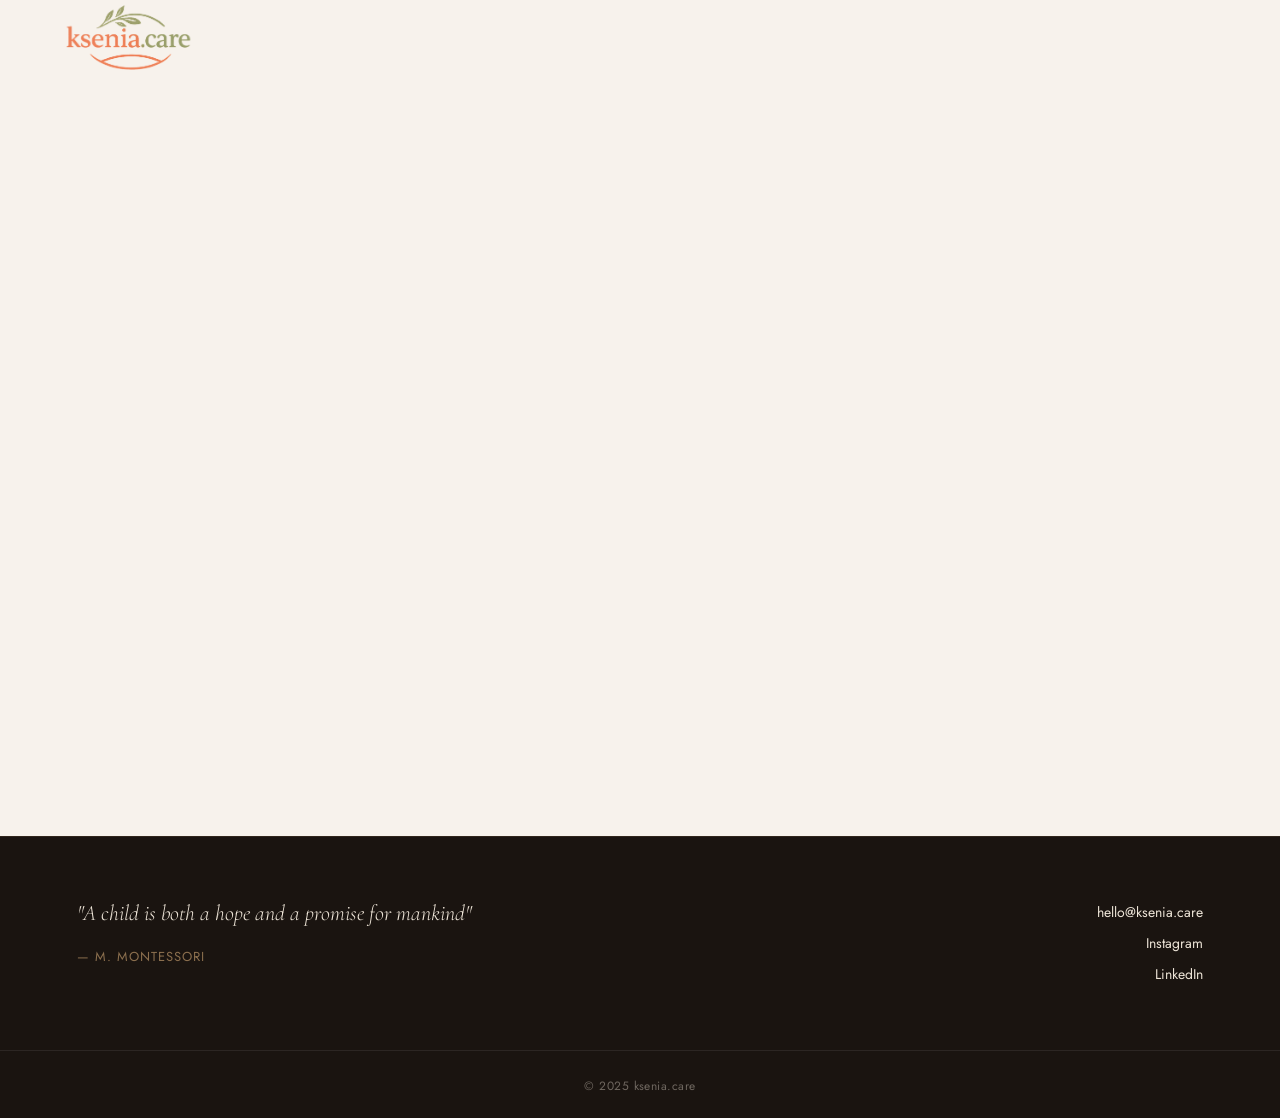
<file: endorsement-alena.html>
<!DOCTYPE html>
<html lang="en">
<head>
  <meta charset="UTF-8">
  <meta name="viewport" content="width=device-width, initial-scale=1.0">
  <title>Endorsement — Alena Sokolova</title>
  <link rel="apple-touch-icon" sizes="180x180" href="apple-touch-icon.png">
  <link rel="icon" type="image/png" sizes="32x32" href="favicon-32x32.png">
  <link rel="icon" type="image/png" sizes="16x16" href="favicon-16x16.png">
  <link rel="manifest" href="site.webmanifest">
  <link rel="stylesheet" href="style.css">
  <link rel="preconnect" href="https://fonts.googleapis.com">
  <link rel="preconnect" href="https://fonts.gstatic.com" crossorigin>
  <link href="https://fonts.googleapis.com/css2?family=Cormorant+Garamond:ital,wght@0,300;0,400;0,500;1,300;1,400&family=DM+Sans:opsz,wght@9..40,300;9..40,400;9..40,500&family=Jost:wght@300;400;500&display=swap" rel="stylesheet">
  <!-- Yandex.Metrika counter -->
  <script type="text/javascript">
      (function(m,e,t,r,i,k,a){
          m[i]=m[i]||function(){(m[i].a=m[i].a||[]).push(arguments)};
          m[i].l=1*new Date();
          for (var j = 0; j < document.scripts.length; j++) {if (document.scripts[j].src === r) { return; }}
          k=e.createElement(t),a=e.getElementsByTagName(t)[0],k.async=1,k.src=r,a.parentNode.insertBefore(k,a)
      })(window, document,'script','https://mc.yandex.ru/metrika/tag.js?id=108766390', 'ym');
      ym(108766390, 'init', {ssr:true, webvisor:true, clickmap:true, ecommerce:"dataLayer", referrer: document.referrer, url: location.href, accurateTrackBounce:true, trackLinks:true});
  </script>
  <noscript><div><img src="https://mc.yandex.ru/watch/108766390" style="position:absolute; left:-9999px;" alt="" /></div></noscript>
  <!-- /Yandex.Metrika counter -->
</head>
<body>

  <nav id="nav">
    <a href="index.html" class="nav-logo">
      <img src="assets/logo.png" alt="ksenia.care">
    </a>
  </nav>

  <main class="pdf-page">
    <iframe src="assets/AlenaSokolova.pdf" width="100%" style="height: calc(100vh - 200px); border: none;"></iframe>
  </main>

  <footer id="footer">
    <div class="footer-inner">
      <div class="footer-left">
        <blockquote class="footer-quote">"A child is both a hope and a promise for mankind"</blockquote>
        <span class="footer-attribution">— M. Montessori</span>
      </div>
      <div class="footer-right">
        <a href="mailto:hello@ksenia.care">hello@ksenia.care</a>
        <a href="https://www.instagram.com/xenia_dokuchaeva/" target="_blank" rel="noopener">Instagram</a>
        <a href="https://www.linkedin.com/in/ksenia-dokuchaeva-a77107306/" target="_blank" rel="noopener">LinkedIn</a>
      </div>
    </div>
    <div class="footer-bottom">
      <span>© 2025 ksenia.care</span>
    </div>
  </footer>

  <script src="script.js"></script>
</body>
</html>
</file>
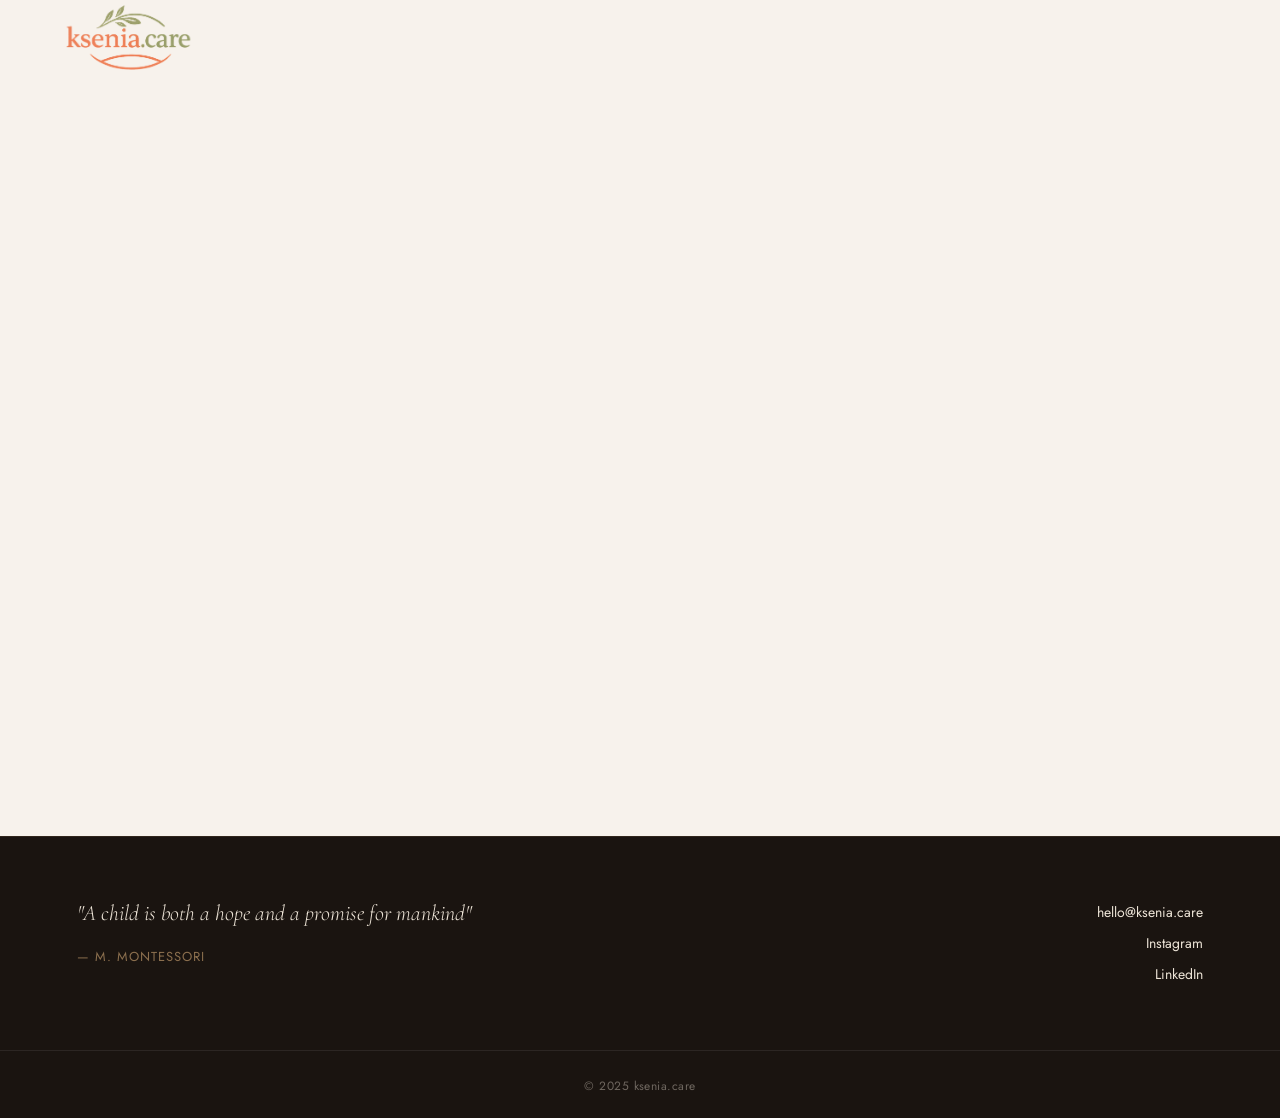
<file: endorsement-audry.html>
<!DOCTYPE html>
<html lang="en">
<head>
  <meta charset="UTF-8">
  <meta name="viewport" content="width=device-width, initial-scale=1.0">
  <title>Endorsement — Audry Licoviolia</title>
  <link rel="apple-touch-icon" sizes="180x180" href="apple-touch-icon.png">
  <link rel="icon" type="image/png" sizes="32x32" href="favicon-32x32.png">
  <link rel="icon" type="image/png" sizes="16x16" href="favicon-16x16.png">
  <link rel="manifest" href="site.webmanifest">
  <link rel="stylesheet" href="style.css">
  <link rel="preconnect" href="https://fonts.googleapis.com">
  <link rel="preconnect" href="https://fonts.gstatic.com" crossorigin>
  <link href="https://fonts.googleapis.com/css2?family=Cormorant+Garamond:ital,wght@0,300;0,400;0,500;1,300;1,400&family=DM+Sans:opsz,wght@9..40,300;9..40,400;9..40,500&family=Jost:wght@300;400;500&display=swap" rel="stylesheet">
  <!-- Yandex.Metrika counter -->
  <script type="text/javascript">
      (function(m,e,t,r,i,k,a){
          m[i]=m[i]||function(){(m[i].a=m[i].a||[]).push(arguments)};
          m[i].l=1*new Date();
          for (var j = 0; j < document.scripts.length; j++) {if (document.scripts[j].src === r) { return; }}
          k=e.createElement(t),a=e.getElementsByTagName(t)[0],k.async=1,k.src=r,a.parentNode.insertBefore(k,a)
      })(window, document,'script','https://mc.yandex.ru/metrika/tag.js?id=108766390', 'ym');
      ym(108766390, 'init', {ssr:true, webvisor:true, clickmap:true, ecommerce:"dataLayer", referrer: document.referrer, url: location.href, accurateTrackBounce:true, trackLinks:true});
  </script>
  <noscript><div><img src="https://mc.yandex.ru/watch/108766390" style="position:absolute; left:-9999px;" alt="" /></div></noscript>
  <!-- /Yandex.Metrika counter -->
</head>
<body>

  <nav id="nav">
    <a href="index.html" class="nav-logo">
      <img src="assets/logo.png" alt="ksenia.care">
    </a>
  </nav>

  <main class="pdf-page">
    <iframe src="assets/Ms.Audry.pdf" width="100%" style="height: calc(100vh - 200px); border: none;"></iframe>
  </main>

  <footer id="footer">
    <div class="footer-inner">
      <div class="footer-left">
        <blockquote class="footer-quote">"A child is both a hope and a promise for mankind"</blockquote>
        <span class="footer-attribution">— M. Montessori</span>
      </div>
      <div class="footer-right">
        <a href="mailto:hello@ksenia.care">hello@ksenia.care</a>
        <a href="https://www.instagram.com/xenia_dokuchaeva/" target="_blank" rel="noopener">Instagram</a>
        <a href="https://www.linkedin.com/in/ksenia-dokuchaeva-a77107306/" target="_blank" rel="noopener">LinkedIn</a>
      </div>
    </div>
    <div class="footer-bottom">
      <span>© 2025 ksenia.care</span>
    </div>
  </footer>

  <script src="script.js"></script>
</body>
</html>
</file>
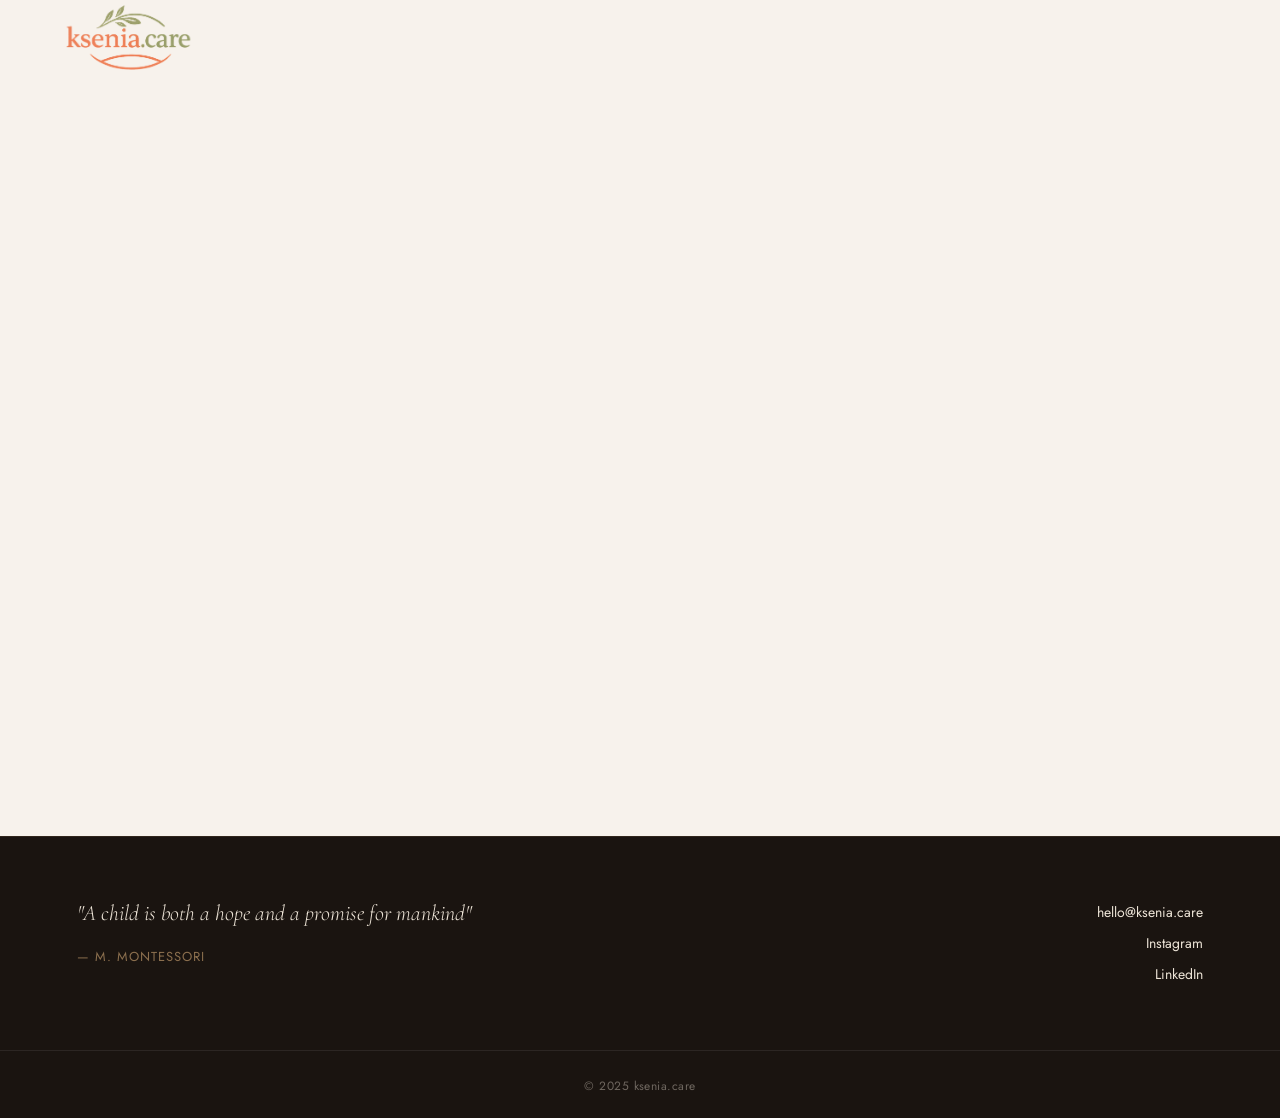
<file: endorsement-bali.html>
<!DOCTYPE html>
<html lang="en">
<head>
  <meta charset="UTF-8">
  <meta name="viewport" content="width=device-width, initial-scale=1.0">
  <title>Endorsement — Bali Montessori School</title>
  <link rel="apple-touch-icon" sizes="180x180" href="apple-touch-icon.png">
  <link rel="icon" type="image/png" sizes="32x32" href="favicon-32x32.png">
  <link rel="icon" type="image/png" sizes="16x16" href="favicon-16x16.png">
  <link rel="manifest" href="site.webmanifest">
  <link rel="stylesheet" href="style.css">
  <link rel="preconnect" href="https://fonts.googleapis.com">
  <link rel="preconnect" href="https://fonts.gstatic.com" crossorigin>
  <link href="https://fonts.googleapis.com/css2?family=Cormorant+Garamond:ital,wght@0,300;0,400;0,500;1,300;1,400&family=DM+Sans:opsz,wght@9..40,300;9..40,400;9..40,500&family=Jost:wght@300;400;500&display=swap" rel="stylesheet">
  <!-- Yandex.Metrika counter -->
  <script type="text/javascript">
      (function(m,e,t,r,i,k,a){
          m[i]=m[i]||function(){(m[i].a=m[i].a||[]).push(arguments)};
          m[i].l=1*new Date();
          for (var j = 0; j < document.scripts.length; j++) {if (document.scripts[j].src === r) { return; }}
          k=e.createElement(t),a=e.getElementsByTagName(t)[0],k.async=1,k.src=r,a.parentNode.insertBefore(k,a)
      })(window, document,'script','https://mc.yandex.ru/metrika/tag.js?id=108766390', 'ym');
      ym(108766390, 'init', {ssr:true, webvisor:true, clickmap:true, ecommerce:"dataLayer", referrer: document.referrer, url: location.href, accurateTrackBounce:true, trackLinks:true});
  </script>
  <noscript><div><img src="https://mc.yandex.ru/watch/108766390" style="position:absolute; left:-9999px;" alt="" /></div></noscript>
  <!-- /Yandex.Metrika counter -->
</head>
<body>

  <nav id="nav">
    <a href="index.html" class="nav-logo">
      <img src="assets/logo.png" alt="ksenia.care">
    </a>
  </nav>

  <main class="pdf-page">
    <iframe src="assets/MontessoriSchoolBali.pdf" width="100%" style="height: calc(100vh - 200px); border: none;"></iframe>
  </main>

  <footer id="footer">
    <div class="footer-inner">
      <div class="footer-left">
        <blockquote class="footer-quote">"A child is both a hope and a promise for mankind"</blockquote>
        <span class="footer-attribution">— M. Montessori</span>
      </div>
      <div class="footer-right">
        <a href="mailto:hello@ksenia.care">hello@ksenia.care</a>
        <a href="https://www.instagram.com/xenia_dokuchaeva/" target="_blank" rel="noopener">Instagram</a>
        <a href="https://www.linkedin.com/in/ksenia-dokuchaeva-a77107306/" target="_blank" rel="noopener">LinkedIn</a>
      </div>
    </div>
    <div class="footer-bottom">
      <span>© 2025 ksenia.care</span>
    </div>
  </footer>

  <script src="script.js"></script>
</body>
</html>
</file>
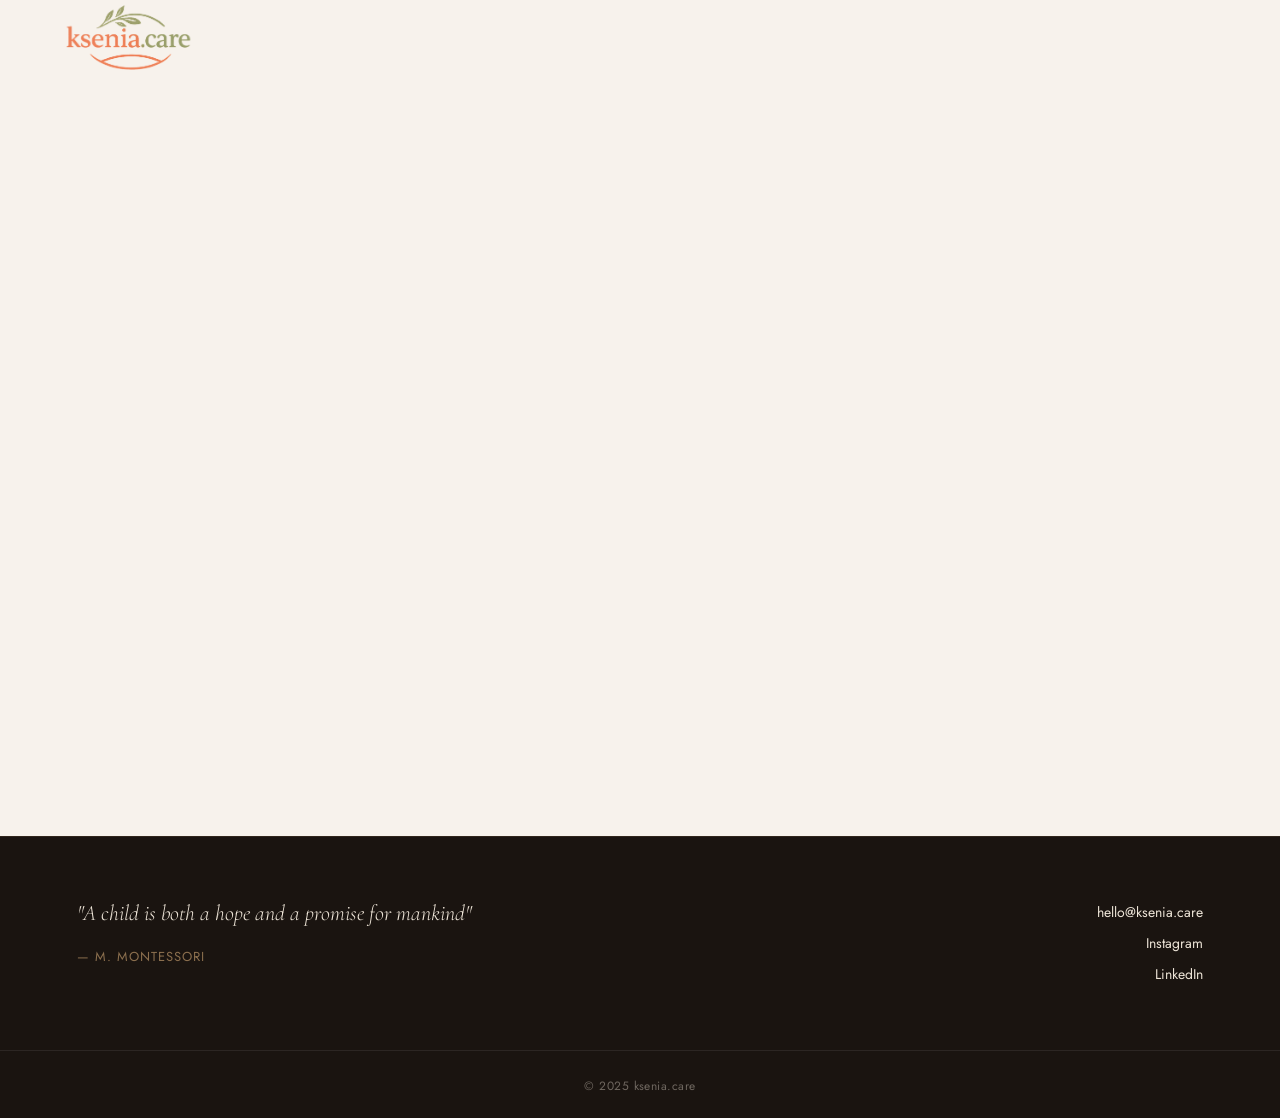
<file: endorsement-katerina.html>
<!DOCTYPE html>
<html lang="en">
<head>
  <meta charset="UTF-8">
  <meta name="viewport" content="width=device-width, initial-scale=1.0">
  <title>Endorsement — Katerina Ozeryanska</title>
  <link rel="apple-touch-icon" sizes="180x180" href="apple-touch-icon.png">
  <link rel="icon" type="image/png" sizes="32x32" href="favicon-32x32.png">
  <link rel="icon" type="image/png" sizes="16x16" href="favicon-16x16.png">
  <link rel="manifest" href="site.webmanifest">
  <link rel="stylesheet" href="style.css">
  <link rel="preconnect" href="https://fonts.googleapis.com">
  <link rel="preconnect" href="https://fonts.gstatic.com" crossorigin>
  <link href="https://fonts.googleapis.com/css2?family=Cormorant+Garamond:ital,wght@0,300;0,400;0,500;1,300;1,400&family=DM+Sans:opsz,wght@9..40,300;9..40,400;9..40,500&family=Jost:wght@300;400;500&display=swap" rel="stylesheet">
  <!-- Yandex.Metrika counter -->
  <script type="text/javascript">
      (function(m,e,t,r,i,k,a){
          m[i]=m[i]||function(){(m[i].a=m[i].a||[]).push(arguments)};
          m[i].l=1*new Date();
          for (var j = 0; j < document.scripts.length; j++) {if (document.scripts[j].src === r) { return; }}
          k=e.createElement(t),a=e.getElementsByTagName(t)[0],k.async=1,k.src=r,a.parentNode.insertBefore(k,a)
      })(window, document,'script','https://mc.yandex.ru/metrika/tag.js?id=108766390', 'ym');
      ym(108766390, 'init', {ssr:true, webvisor:true, clickmap:true, ecommerce:"dataLayer", referrer: document.referrer, url: location.href, accurateTrackBounce:true, trackLinks:true});
  </script>
  <noscript><div><img src="https://mc.yandex.ru/watch/108766390" style="position:absolute; left:-9999px;" alt="" /></div></noscript>
  <!-- /Yandex.Metrika counter -->
</head>
<body>

  <nav id="nav">
    <a href="index.html" class="nav-logo">
      <img src="assets/logo.png" alt="ksenia.care">
    </a>
  </nav>

  <main class="pdf-page">
    <iframe src="assets/KaterinaOzeryanska.pdf" width="100%" style="height: calc(100vh - 200px); border: none;"></iframe>
  </main>

  <footer id="footer">
    <div class="footer-inner">
      <div class="footer-left">
        <blockquote class="footer-quote">"A child is both a hope and a promise for mankind"</blockquote>
        <span class="footer-attribution">— M. Montessori</span>
      </div>
      <div class="footer-right">
        <a href="mailto:hello@ksenia.care">hello@ksenia.care</a>
        <a href="https://www.instagram.com/xenia_dokuchaeva/" target="_blank" rel="noopener">Instagram</a>
        <a href="https://www.linkedin.com/in/ksenia-dokuchaeva-a77107306/" target="_blank" rel="noopener">LinkedIn</a>
      </div>
    </div>
    <div class="footer-bottom">
      <span>© 2025 ksenia.care</span>
    </div>
  </footer>

  <script src="script.js"></script>
</body>
</html>
</file>
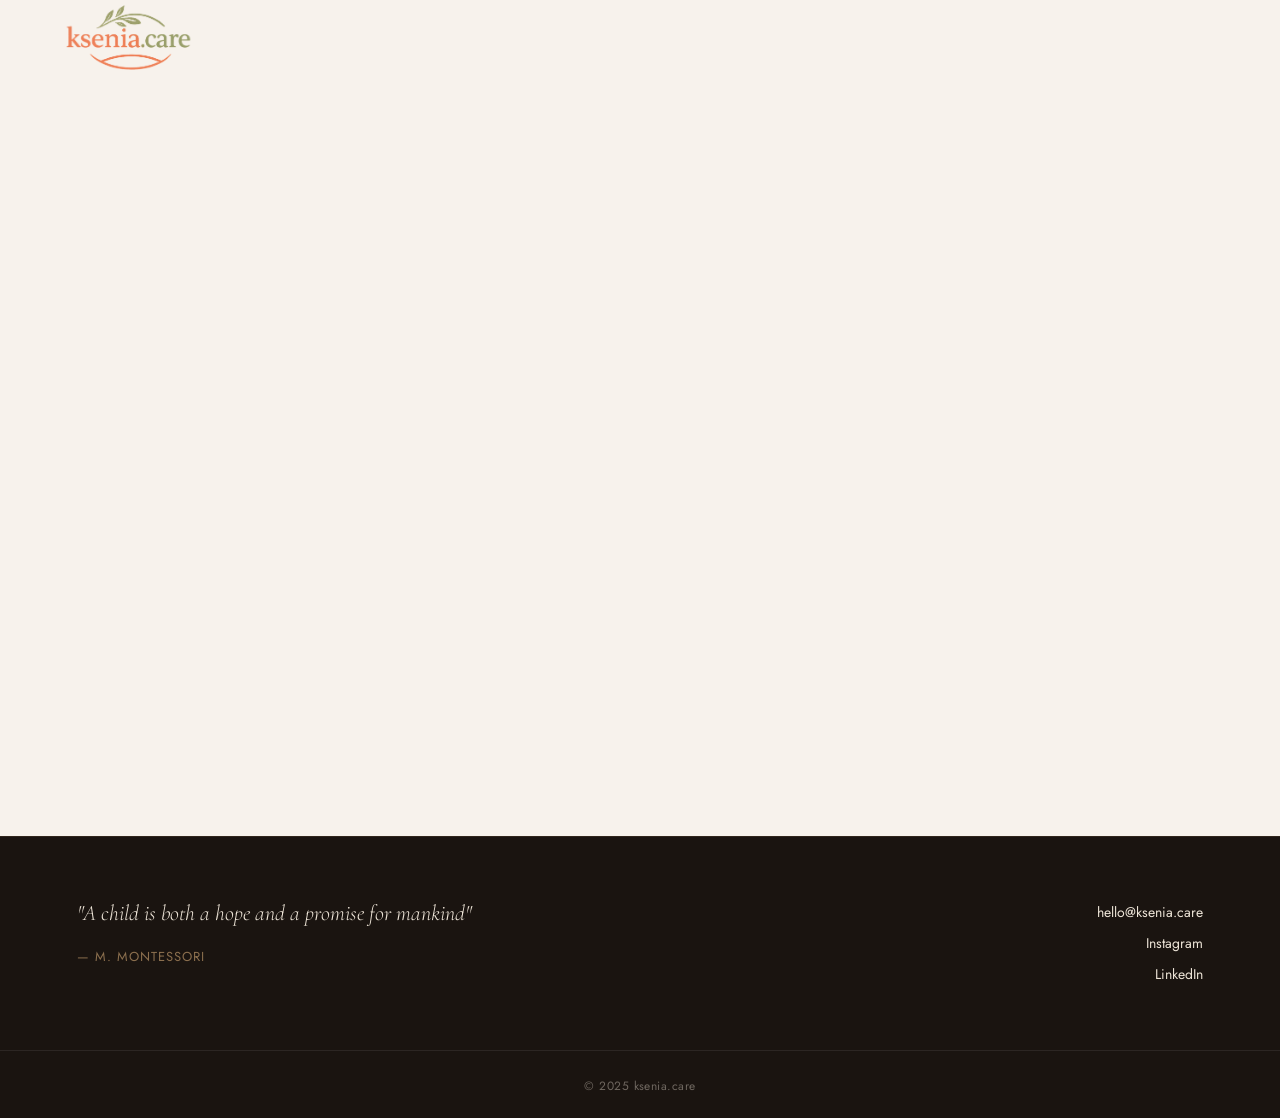
<file: endorsement-natalia.html>
<!DOCTYPE html>
<html lang="en">
<head>
  <meta charset="UTF-8">
  <meta name="viewport" content="width=device-width, initial-scale=1.0">
  <title>Endorsement — Natalia Makenova</title>
  <link rel="apple-touch-icon" sizes="180x180" href="apple-touch-icon.png">
  <link rel="icon" type="image/png" sizes="32x32" href="favicon-32x32.png">
  <link rel="icon" type="image/png" sizes="16x16" href="favicon-16x16.png">
  <link rel="manifest" href="site.webmanifest">
  <link rel="stylesheet" href="style.css">
  <link rel="preconnect" href="https://fonts.googleapis.com">
  <link rel="preconnect" href="https://fonts.gstatic.com" crossorigin>
  <link href="https://fonts.googleapis.com/css2?family=Cormorant+Garamond:ital,wght@0,300;0,400;0,500;1,300;1,400&family=DM+Sans:opsz,wght@9..40,300;9..40,400;9..40,500&family=Jost:wght@300;400;500&display=swap" rel="stylesheet">
  <!-- Yandex.Metrika counter -->
  <script type="text/javascript">
      (function(m,e,t,r,i,k,a){
          m[i]=m[i]||function(){(m[i].a=m[i].a||[]).push(arguments)};
          m[i].l=1*new Date();
          for (var j = 0; j < document.scripts.length; j++) {if (document.scripts[j].src === r) { return; }}
          k=e.createElement(t),a=e.getElementsByTagName(t)[0],k.async=1,k.src=r,a.parentNode.insertBefore(k,a)
      })(window, document,'script','https://mc.yandex.ru/metrika/tag.js?id=108766390', 'ym');
      ym(108766390, 'init', {ssr:true, webvisor:true, clickmap:true, ecommerce:"dataLayer", referrer: document.referrer, url: location.href, accurateTrackBounce:true, trackLinks:true});
  </script>
  <noscript><div><img src="https://mc.yandex.ru/watch/108766390" style="position:absolute; left:-9999px;" alt="" /></div></noscript>
  <!-- /Yandex.Metrika counter -->
</head>
<body>

  <nav id="nav">
    <a href="index.html" class="nav-logo">
      <img src="assets/logo.png" alt="ksenia.care">
    </a>
  </nav>

  <main class="pdf-page">
    <iframe src="assets/NataliaMakenova.pdf" width="100%" style="height: calc(100vh - 200px); border: none;"></iframe>
  </main>

  <footer id="footer">
    <div class="footer-inner">
      <div class="footer-left">
        <blockquote class="footer-quote">"A child is both a hope and a promise for mankind"</blockquote>
        <span class="footer-attribution">— M. Montessori</span>
      </div>
      <div class="footer-right">
        <a href="mailto:hello@ksenia.care">hello@ksenia.care</a>
        <a href="https://www.instagram.com/xenia_dokuchaeva/" target="_blank" rel="noopener">Instagram</a>
        <a href="https://www.linkedin.com/in/ksenia-dokuchaeva-a77107306/" target="_blank" rel="noopener">LinkedIn</a>
      </div>
    </div>
    <div class="footer-bottom">
      <span>© 2025 ksenia.care</span>
    </div>
  </footer>

  <script src="script.js"></script>
</body>
</html>
</file>
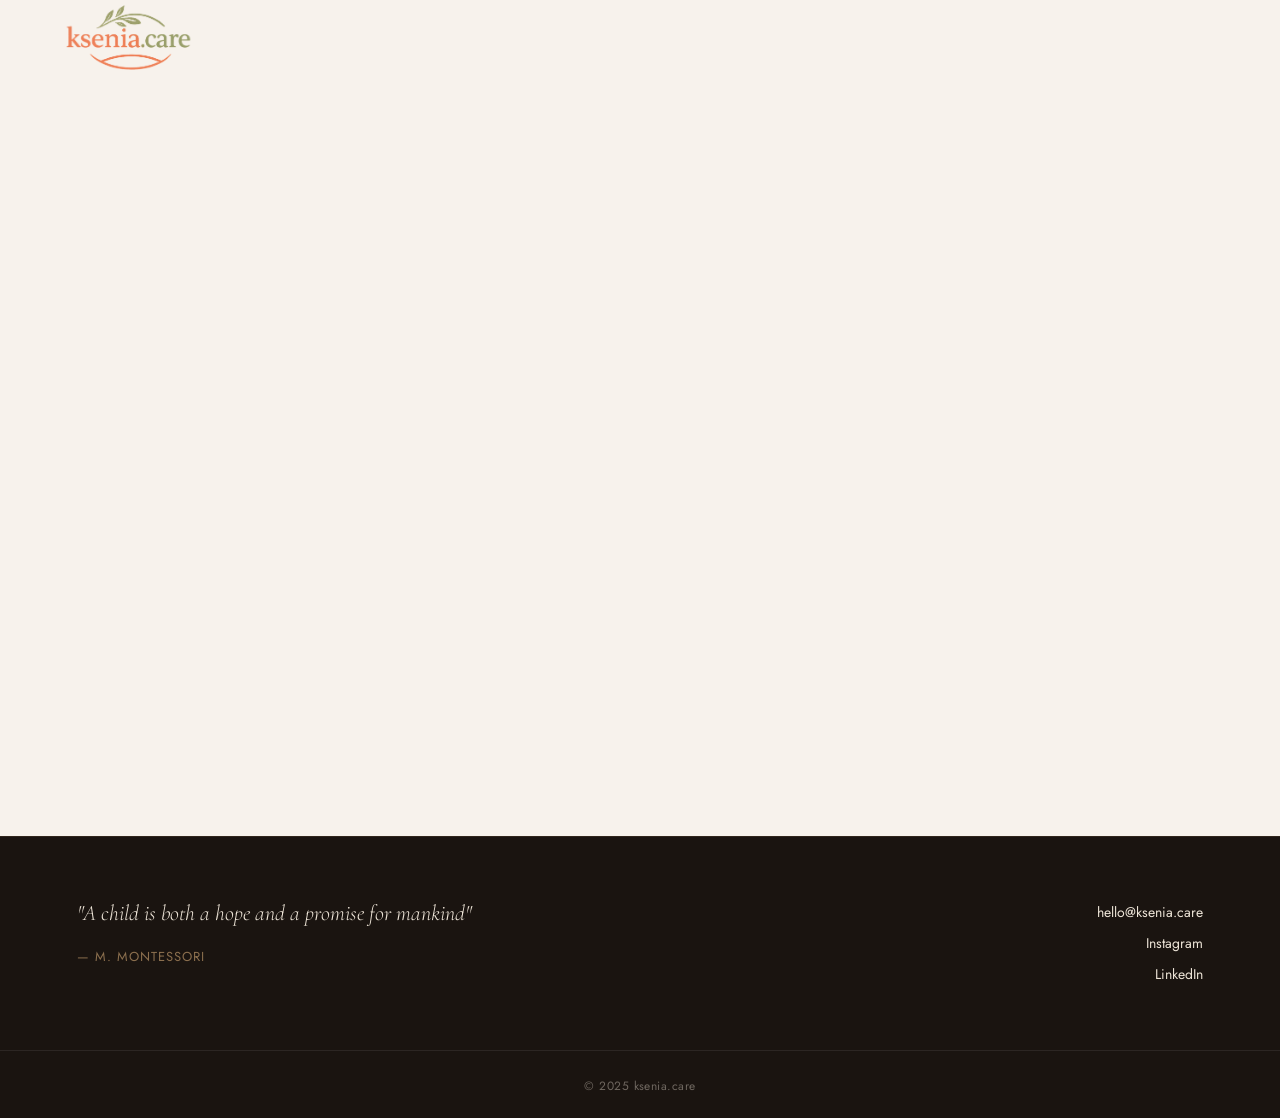
<file: endorsement-zarina.html>
<!DOCTYPE html>
<html lang="en">
<head>
  <meta charset="UTF-8">
  <meta name="viewport" content="width=device-width, initial-scale=1.0">
  <title>Endorsement — Zarina Khanmagomedova</title>
  <link rel="apple-touch-icon" sizes="180x180" href="apple-touch-icon.png">
  <link rel="icon" type="image/png" sizes="32x32" href="favicon-32x32.png">
  <link rel="icon" type="image/png" sizes="16x16" href="favicon-16x16.png">
  <link rel="manifest" href="site.webmanifest">
  <link rel="stylesheet" href="style.css">
  <link rel="preconnect" href="https://fonts.googleapis.com">
  <link rel="preconnect" href="https://fonts.gstatic.com" crossorigin>
  <link href="https://fonts.googleapis.com/css2?family=Cormorant+Garamond:ital,wght@0,300;0,400;0,500;1,300;1,400&family=DM+Sans:opsz,wght@9..40,300;9..40,400;9..40,500&family=Jost:wght@300;400;500&display=swap" rel="stylesheet">
  <!-- Yandex.Metrika counter -->
  <script type="text/javascript">
      (function(m,e,t,r,i,k,a){
          m[i]=m[i]||function(){(m[i].a=m[i].a||[]).push(arguments)};
          m[i].l=1*new Date();
          for (var j = 0; j < document.scripts.length; j++) {if (document.scripts[j].src === r) { return; }}
          k=e.createElement(t),a=e.getElementsByTagName(t)[0],k.async=1,k.src=r,a.parentNode.insertBefore(k,a)
      })(window, document,'script','https://mc.yandex.ru/metrika/tag.js?id=108766390', 'ym');
      ym(108766390, 'init', {ssr:true, webvisor:true, clickmap:true, ecommerce:"dataLayer", referrer: document.referrer, url: location.href, accurateTrackBounce:true, trackLinks:true});
  </script>
  <noscript><div><img src="https://mc.yandex.ru/watch/108766390" style="position:absolute; left:-9999px;" alt="" /></div></noscript>
  <!-- /Yandex.Metrika counter -->
</head>
<body>

  <nav id="nav">
    <a href="index.html" class="nav-logo">
      <img src="assets/logo.png" alt="ksenia.care">
    </a>
  </nav>

  <main class="pdf-page">
    <iframe src="assets/ZarinaGavrikova.pdf" width="100%" style="height: calc(100vh - 200px); border: none;"></iframe>
  </main>

  <footer id="footer">
    <div class="footer-inner">
      <div class="footer-left">
        <blockquote class="footer-quote">"A child is both a hope and a promise for mankind"</blockquote>
        <span class="footer-attribution">— M. Montessori</span>
      </div>
      <div class="footer-right">
        <a href="mailto:hello@ksenia.care">hello@ksenia.care</a>
        <a href="https://www.instagram.com/xenia_dokuchaeva/" target="_blank" rel="noopener">Instagram</a>
        <a href="https://www.linkedin.com/in/ksenia-dokuchaeva-a77107306/" target="_blank" rel="noopener">LinkedIn</a>
      </div>
    </div>
    <div class="footer-bottom">
      <span>© 2025 ksenia.care</span>
    </div>
  </footer>

  <script src="script.js"></script>
</body>
</html>
</file>
<file: style.css>
*, *::before, *::after {
  box-sizing: border-box;
  margin: 0;
  padding: 0;
}

:root {
  --cream: #F7F2EC;
  --beige: #EDE4D7;
  --white: #FFFFFF;
  --ink: #1C1510;
  --ink-muted: #6B5D4F;
  --accent: #8B6F4E;
  --nav-h: 76px;
}

body {
  font-family: 'DM Sans', system-ui, sans-serif;
  color: var(--ink);
  background: var(--cream);
  line-height: 1.7;
  -webkit-font-smoothing: antialiased;
}

/* ── NAV ── */

#nav {
  position: fixed;
  inset: 0 0 auto 0;
  z-index: 100;
  height: var(--nav-h);
  display: flex;
  align-items: center;
  justify-content: space-between;
  padding: 0 48px;
  background: transparent;
  transition: background 0.3s ease, box-shadow 0.3s ease;
}

#nav.scrolled {
  background: rgba(247, 242, 236, 0.88);
  backdrop-filter: blur(14px);
  -webkit-backdrop-filter: blur(14px);
  box-shadow: 0 1px 24px rgba(28, 21, 16, 0.07);
}

.nav-logo img {
  width: 160px;
  display: block;
  object-fit: contain;
}

.nav-links {
  list-style: none;
  display: flex;
  gap: 40px;
}

.nav-links a {
  text-decoration: none;
  color: var(--ink);
  font-family: 'Jost', system-ui, sans-serif;
  font-size: 13px;
  font-weight: 400;
  letter-spacing: 0.06em;
  transition: color 0.2s, opacity 0.2s;
}

.nav-links a:hover {
  opacity: 0.5;
}

.nav-links a.active {
  color: var(--accent);
  opacity: 1;
}

/* ── HERO ── */

@keyframes fadeUp {
  from {
    opacity: 0;
    transform: translateY(16px);
  }
  to {
    opacity: 1;
    transform: none;
  }
}

.hero {
  min-height: 100vh;
  display: grid;
  grid-template-columns: 1fr 1fr;
  background: var(--cream);
  scroll-margin-top: 0;
}

.hero-text {
  display: flex;
  flex-direction: column;
  justify-content: center;
  padding-top: calc(var(--nav-h) + 60px);
  padding-bottom: 80px;
  padding-right: 48px;
  padding-left: max(48px, calc((100vw - 1100px) / 2));
}

.hero h1 {
  font-family: 'Cormorant Garamond', Georgia, serif;
  font-size: clamp(30px, 3.2vw, 50px);
  font-weight: 400;
  line-height: 1.3;
  margin-bottom: 52px;
  max-width: 520px;
  animation: fadeUp 0.6s ease both;
  animation-delay: 0.35s;
}

.hero-buttons {
  display: flex;
  flex-direction: row;
  gap: 16px;
  animation: fadeUp 0.6s ease both;
  animation-delay: 0.65s;
}

.hero-photo {
  display: flex;
  flex-direction: column;
  align-items: center;
  justify-content: center;
}

.hero-identity {
  text-align: center;
  margin-top: 16px;
}

.hero-name {
  font-family: 'Cormorant Garamond', Georgia, serif;
  font-size: 20px;
  font-weight: 400;
  color: #1A1410;
  animation: fadeUp 0.6s ease both;
  animation-delay: 0.7s;
}

.hero-title {
  font-family: 'Jost', system-ui, sans-serif;
  font-size: 12px;
  font-weight: 400;
  letter-spacing: 0.08em;
  text-transform: uppercase;
  color: #8B6F4E;
  margin-top: 6px;
  animation: fadeUp 0.6s ease both;
  animation-delay: 0.8s;
}

.hero-photo-circle {
  width: 340px;
  height: 340px;
  border-radius: 50%;
  overflow: hidden;
  flex-shrink: 0;
  outline: 1px solid rgba(139, 111, 78, 0.25);
  outline-offset: 10px;
  animation: fadeUp 0.8s ease both;
  animation-delay: 0.5s;
}

.hero-photo-circle img {
  display: block;
  width: 100%;
  height: 100%;
  object-fit: cover;
  object-position: center 15%;
  padding: 0;
  margin: 0;
}

/* ── SHARED SECTION ── */

.section {
  padding: 100px 0;
  scroll-margin-top: var(--nav-h);
}

.container {
  max-width: 1100px;
  margin: 0 auto;
  padding: 0 48px;
}

.section h2 {
  font-family: 'Cormorant Garamond', Georgia, serif;
  font-size: clamp(28px, 3vw, 44px);
  font-weight: 400;
  margin-bottom: 48px;
}

/* ── FADE-IN (scroll-triggered) ── */

.fade-in {
  opacity: 0;
  transform: translateY(28px);
  transition: opacity 0.65s ease, transform 0.65s ease;
}

.fade-in.visible {
  opacity: 1;
  transform: none;
}

/* ── WHAT I DO ── */

.what-i-do {
  background: var(--beige);
}

.what-i-do .container {
  max-width: 1296px;
}

.cards-grid {
  display: grid;
  grid-template-columns: repeat(3, 1fr);
  gap: 24px;
  max-width: 1200px;
}

.card {
  background: #F7F2EC;
  border-radius: 16px;
  border: 1px solid rgba(139, 111, 78, 0.2);
  padding: 40px;
  transition: all 0.35s ease;
  cursor: default;
  will-change: transform;
}

.card:hover {
  box-shadow: 0 0 24px rgba(139, 111, 78, 0.25);
  border-color: rgba(139, 111, 78, 0.5);
  transform: translateY(-2px);
}

.card-title {
  display: block;
  font-family: 'Cormorant Garamond', Georgia, serif;
  font-size: 22px;
  font-weight: 400;
  color: #8B6F4E;
  margin-bottom: 12px;
}

.card p {
  font-size: 16px;
  line-height: 1.85;
}

.card-icon {
  display: block;
  margin-bottom: 16px;
}

@media (max-width: 768px) {
  .cards-grid {
    grid-template-columns: 1fr;
  }
}

/* ── EXPERTISE ── */

.expertise {
  background: var(--white);
}

.expertise ul {
  list-style: none;
  padding-left: 0;
  max-width: 720px;
  margin-bottom: 52px;
}

.expertise ul li {
  display: flex;
  align-items: baseline;
  gap: 0;
  border-bottom: 1px solid rgba(139, 111, 78, 0.12);
  padding: 18px 0;
}

.expertise ul li:first-child {
  border-top: 1px solid rgba(139, 111, 78, 0.12);
}

.expertise-label {
  font-family: 'Cormorant Garamond', Georgia, serif;
  font-size: 18px;
  font-weight: 400;
  color: var(--accent);
  min-width: 200px;
  flex-shrink: 0;
}

.expertise-desc {
  font-family: 'Jost', system-ui, sans-serif;
  font-size: 15px;
  font-weight: 400;
  color: #3D2B1A;
  line-height: 1.6;
}

/* ── MENTOR QUOTE ── */

.mentor-quote {
  background: #F7F2EC;
  padding: 80px 6%;
}

.mentor-quote__inner {
  display: flex;
  align-items: flex-start;
  gap: 56px;
}

.mentor-quote__logo-col {
  flex-shrink: 0;
}

.mentor-quote__logo {
  width: 200px;
  object-fit: contain;
  display: block;
}

.mentor-quote__content-col {
  flex: 1;
  min-width: 0;
}

.mentor-quote__date {
  font-family: 'Jost', system-ui, sans-serif;
  font-size: 13px;
  text-transform: uppercase;
  letter-spacing: 0.08em;
  color: #8B6F4E;
  margin: 0 0 24px;
}

.mentor-quote__text {
  font-family: 'Cormorant Garamond', Georgia, serif;
  font-size: 20px;
  font-weight: 300;
  font-style: normal;
  line-height: 1.8;
  color: #1A1410;
  max-width: 640px;
  margin: 0;
}

.mentor-quote__signature {
  display: flex;
  align-items: center;
  gap: 16px;
  margin-top: 48px;
}

.mentor-quote__avatar {
  width: 100px;
  height: 100px;
  border-radius: 50%;
  object-fit: cover;
  object-position: center top;
  border: 1px solid rgba(139, 111, 78, 0.2);
  flex-shrink: 0;
}

.mentor-quote__sig-text {
  display: flex;
  flex-direction: column;
}

.mentor-quote__sincerely {
  font-family: 'Jost', system-ui, sans-serif;
  font-size: 13px;
  color: #8B6F4E;
  margin-bottom: 4px;
}

.mentor-quote__name {
  font-family: 'Cormorant Garamond', Georgia, serif;
  font-size: 20px;
  font-weight: 400;
  color: #1A1410;
}

.mentor-quote__title,
.mentor-quote__org {
  font-family: 'Jost', system-ui, sans-serif;
  font-size: 13px;
  color: #3D2B1A;
}

.mentor-quote__org-link {
  font-family: 'Jost', system-ui, sans-serif;
  font-size: 13px;
  color: #8B6F4E;
  text-decoration: none;
  border-bottom: 1px solid rgba(139, 111, 78, 0.3);
  margin-top: 2px;
  width: fit-content;
}

.mentor-quote__org-link:hover {
  border-bottom-color: #8B6F4E;
}


@media (max-width: 680px) {
  .mentor-quote__inner {
    flex-direction: column;
    gap: 0;
  }

  .mentor-quote__logo {
    width: 160px;
    margin-bottom: 32px;
  }
}

/* ── ENDORSEMENTS ── */

.endorsements {
  background: var(--white);
}

.endorsements-grid {
  display: grid;
  grid-template-columns: repeat(3, 1fr);
  gap: 24px;
}

.endorsement-card {
  display: flex;
  flex-direction: column;
  padding: 32px;
}

.endorsement-avatar {
  width: 52px;
  height: 52px;
  border-radius: 50%;
  background: #E8DDD0;
  border: 1px solid rgba(139, 111, 78, 0.2);
  align-self: center;
  margin-bottom: 16px;
  flex-shrink: 0;
}

.endorsement-card p {
  font-family: 'Cormorant Garamond', Georgia, serif;
  font-size: 16px;
  font-style: italic;
  color: #3D2B1A;
  line-height: 1.7;
  flex: 1;
}

.read-more {
  font-family: 'Jost', system-ui, sans-serif;
  font-style: normal;
  font-size: 13px;
  color: #8B6F4E;
  text-decoration: none;
  border-bottom: 1px solid rgba(139, 111, 78, 0.3);
  white-space: nowrap;
}

.read-more:hover {
  border-bottom-color: #8B6F4E;
}

.card-divider {
  border: none;
  border-top: 1px solid rgba(139, 111, 78, 0.12);
  margin: 16px 0;
}

.card-name {
  font-family: 'Jost', system-ui, sans-serif;
  font-size: 13px;
  text-transform: uppercase;
  letter-spacing: 0.06em;
  color: var(--accent);
  font-weight: 500;
}

@media (max-width: 768px) {
  .endorsements-grid {
    grid-template-columns: repeat(2, 1fr);
  }
}

@media (max-width: 480px) {
  .endorsements-grid {
    grid-template-columns: 1fr;
  }
}

/* ── CONTACT ── */

.contact {
  background: var(--cream);
}

.contact h2 {
  margin-bottom: 20px;
}

.contact p {
  font-size: 16px;
  color: var(--ink-muted);
  max-width: 440px;
  line-height: 1.85;
  margin-bottom: 44px;
}

/* ── BUTTON ── */

.btn {
  display: inline-block;
  padding: 14px 36px;
  border-radius: 100px;
  border: 1px solid var(--accent);
  background: transparent;
  color: #1A1410;
  text-decoration: none;
  font-family: 'Jost', system-ui, sans-serif;
  font-size: 13px;
  font-weight: 400;
  letter-spacing: 0.08em;
  text-transform: uppercase;
  transition: all 0.3s ease;
  cursor: pointer;
}

.btn:hover {
  box-shadow: 0 0 18px rgba(139, 111, 78, 0.35);
  border-color: var(--accent);
}

.btn--cv {
  border-color: #7A8C5E;
  color: #7A8C5E;
}

.btn--cv:hover {
  box-shadow: 0 0 18px rgba(122, 140, 94, 0.35);
  border-color: #7A8C5E;
}

.btn--mail {
  background: #C4614A;
  color: #FFFFFF;
  border-color: #C4614A;
}

.btn--mail:hover {
  background: #B5503A;
  border-color: #B5503A;
  box-shadow: 0 0 18px rgba(196, 97, 74, 0.35);
}

/* ── FOOTER ── */

#footer {
  background: #1A1410;
  border-top: 1px solid rgba(139, 111, 78, 0.2);
}

.footer-inner {
  display: flex;
  justify-content: space-between;
  align-items: flex-start;
  padding: 60px 6%;
  gap: 40px;
}

.footer-left {
  display: flex;
  flex-direction: column;
  gap: 16px;
  max-width: 480px;
}

.footer-quote {
  font-family: 'Cormorant Garamond', Georgia, serif;
  font-size: 22px;
  font-weight: 300;
  font-style: italic;
  color: #EDE4D7;
  line-height: 1.5;
}

.footer-attribution {
  font-family: 'Jost', system-ui, sans-serif;
  font-size: 13px;
  font-weight: 400;
  text-transform: uppercase;
  letter-spacing: 0.08em;
  color: var(--accent);
}

.footer-right {
  display: flex;
  flex-direction: column;
  align-items: flex-end;
}

.footer-right a {
  font-family: 'Jost', system-ui, sans-serif;
  font-size: 14px;
  color: #EDE4D7;
  text-decoration: none;
  line-height: 2.2;
  transition: color 0.2s;
}

.footer-right a:hover {
  color: var(--accent);
}

.footer-bottom {
  border-top: 1px solid rgba(255, 255, 255, 0.08);
  padding: 20px 6%;
  text-align: center;
}

.footer-bottom span {
  font-family: 'Jost', system-ui, sans-serif;
  font-size: 12px;
  color: rgba(237, 228, 215, 0.4);
  letter-spacing: 0.04em;
}

/* ── RESPONSIVE ── */

@media (max-width: 860px) {
  #nav {
    padding: 0 24px;
  }

  .container {
    padding: 0 24px;
  }

  .section {
    padding: 72px 0;
  }

  .nav-links {
    gap: 24px;
  }
}

@media (max-width: 768px) {
  .hero {
    display: flex;
    flex-direction: column;
    align-items: center;
    min-height: auto;
    padding-top: calc(var(--nav-h) + 48px);
    padding-bottom: 60px;
  }

  .hero-photo {
    order: 1;
    padding: 0 24px;
  }

  .hero-photo-circle {
    width: 220px;
    height: 220px;
  }

  .hero-text {
    order: 2;
    display: flex;
    flex-direction: column;
    align-items: center;
    text-align: center;
    padding: 40px 24px 0;
  }

  .hero h1 {
    text-align: center;
  }

  .hero-buttons {
    flex-direction: column;
    gap: 12px;
    align-items: center;
  }
}

@media (max-width: 560px) {
  .nav-links {
    display: none;
  }
}

@media (max-width: 768px) {
  .breadcrumb {
    text-align: left;
  }
}

@media (max-width: 640px) {
  .footer-inner {
    flex-direction: column;
  }

  .footer-right {
    align-items: flex-start;
  }
}

/* ── PHOTO DIVIDER ── */

.photo-divider {
  width: 100%;
  height: 400px;
  background-image: url('assets/background1.png');
  background-size: cover;
  background-position: center;
  background-attachment: fixed;
  padding: 0;
}

@media (max-width: 768px) {
  .photo-divider {
    background-attachment: scroll;
    height: 260px;
  }
}

.photo-divider--2 {
  background-image: url('assets/background2.png');
}

/* ── PDF PAGES ── */

.btn-forward {
  position: fixed;
  top: 20px;
  right: 24px;
  z-index: 100;
  border-radius: 100px;
  padding: 10px 24px;
  border: 1px solid #7A8C5E;
  color: #7A8C5E;
  background: transparent;
  font-family: 'Jost', sans-serif;
  font-size: 13px;
  text-transform: uppercase;
  letter-spacing: 0.08em;
  text-decoration: none;
  transition: box-shadow 0.2s ease;
}

.btn-forward:hover {
  box-shadow: 0 0 18px rgba(122, 140, 94, 0.35);
}

.pdf-page {
  padding-top: 80px;
  padding-left: 6%;
  padding-right: 6%;
  padding-bottom: 48px;
}

.pdf-back {
  margin-top: 24px;
  text-align: center;
}
</file>
